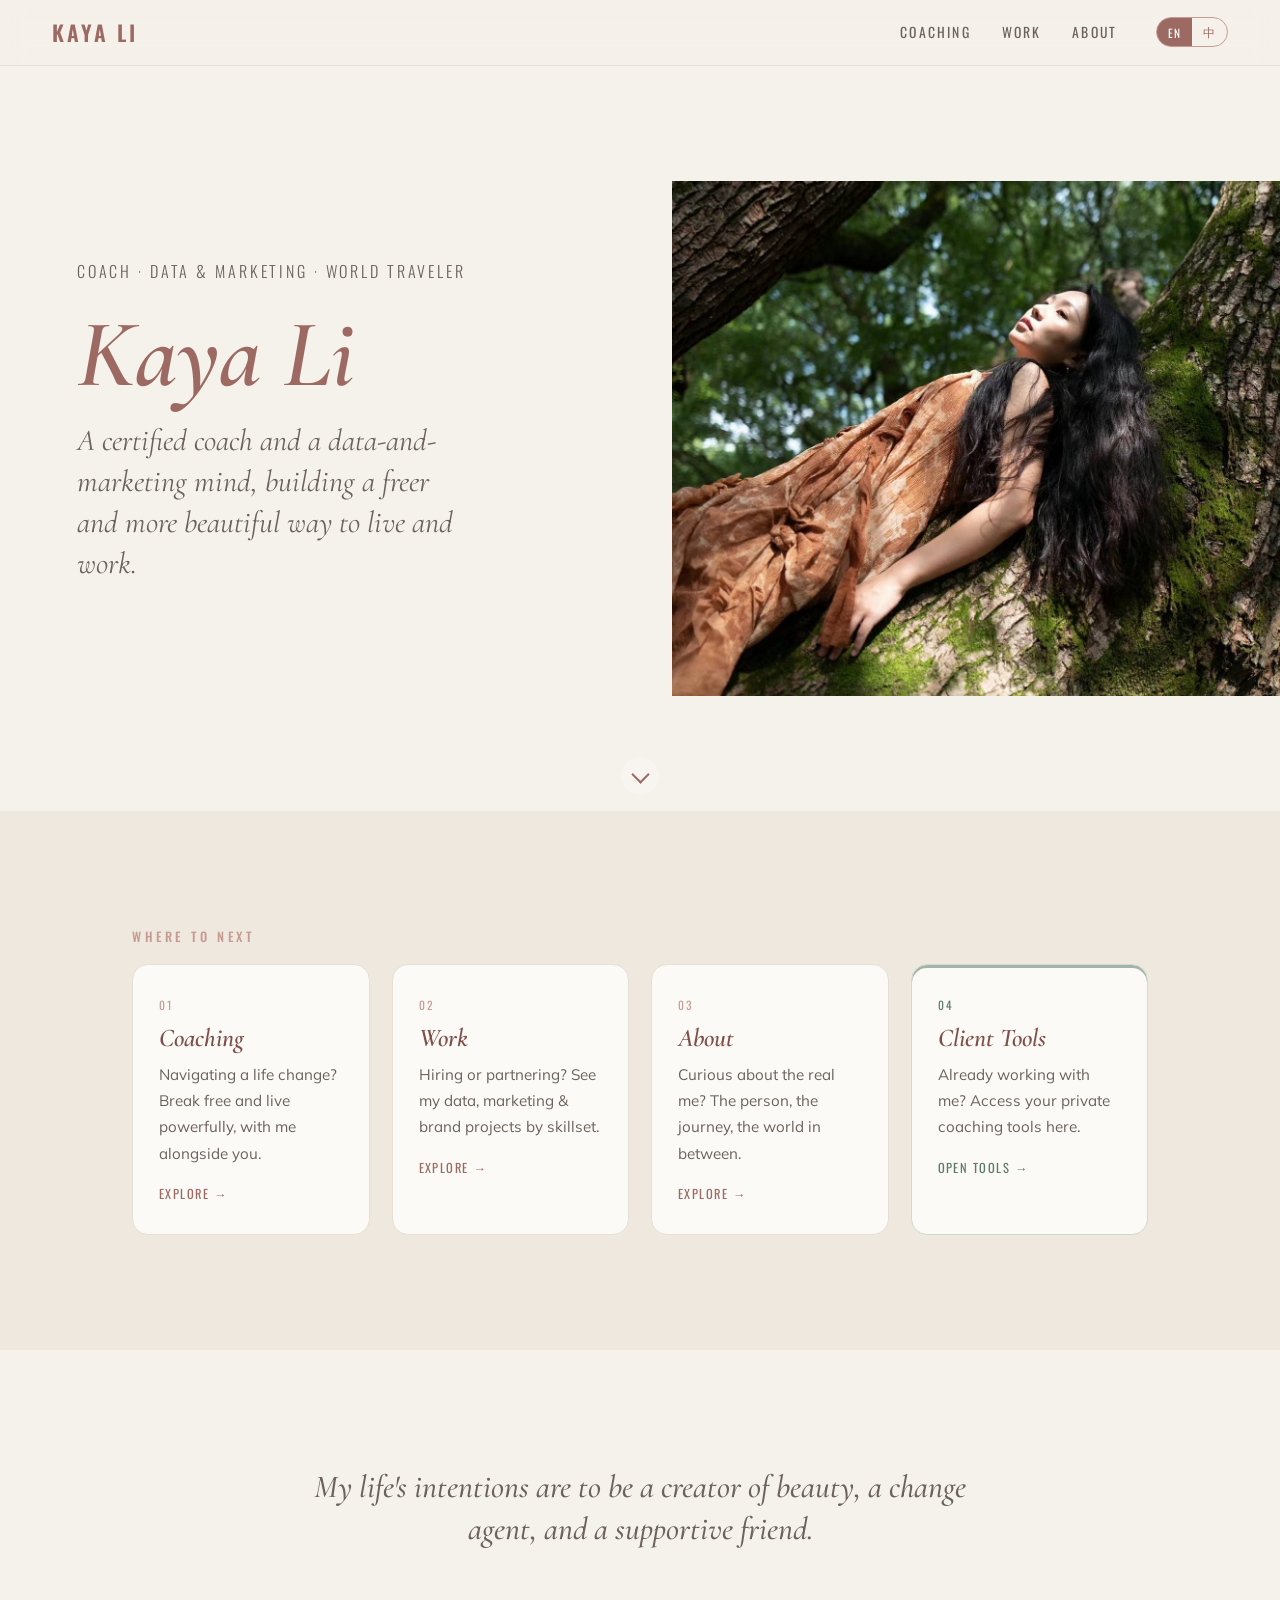
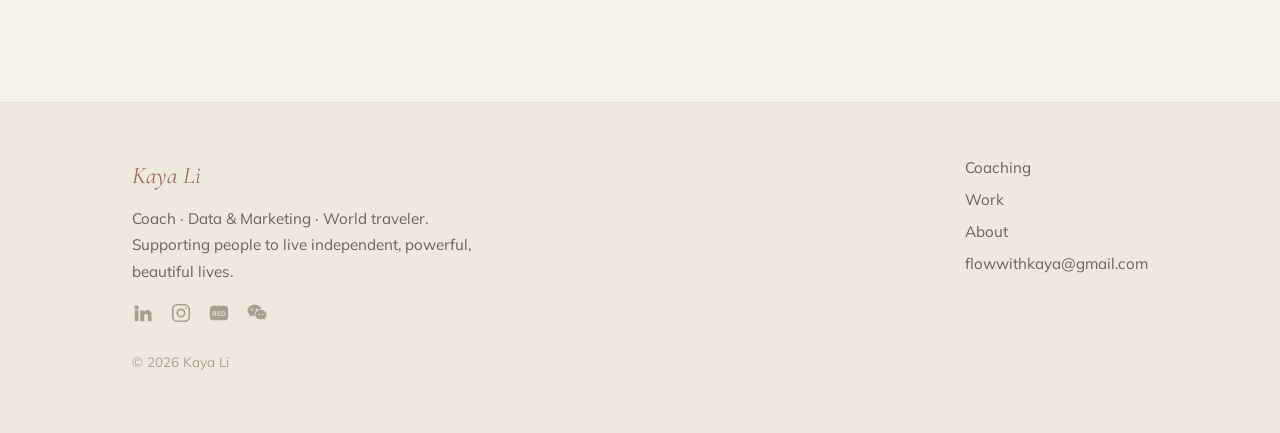
<file: index.html>
<!DOCTYPE html>
<html lang="en" class="lang-en">
<head>
<meta charset="UTF-8" />
<meta name="viewport" content="width=device-width, initial-scale=1.0" />
<title>Kaya Li · Coach, Data &amp; Marketing, Traveler</title>
<meta name="description" content="Kaya Li, certified life coach and a data-and-marketing mind. Coaching, analytics, and brand work in service of a freer, more beautiful life." />
<link rel="icon" href="data:image/svg+xml,%3Csvg xmlns='http://www.w3.org/2000/svg' viewBox='0 0 64 64'%3E%3Crect width='64' height='64' rx='14' fill='%239C6A62'/%3E%3Ctext x='50%25' y='54%25' font-family='Georgia,serif' font-size='38' fill='%23FBF8F3' text-anchor='middle' dominant-baseline='middle'%3EK%3C/text%3E%3C/svg%3E" />
<link rel="preconnect" href="https://fonts.googleapis.com" />
<link rel="preconnect" href="https://fonts.gstatic.com" crossorigin />
<link href="https://fonts.googleapis.com/css2?family=Cormorant+Garamond:ital,wght@0,500;0,600;1,500;1,600&family=Mulish:wght@400;500;600;700&family=Noto+Serif+SC:wght@400;500;600;700&family=Oswald:wght@300;400;500;600&display=swap" rel="stylesheet" />
<link rel="stylesheet" href="/styles.css?v=20260820-pricing-1" />
</head>
<body>
<a class="skip-link" href="#main">Skip to content</a>

<!-- ===== Header ===== -->
<header class="site-header">
  <a class="brand" href="/"><span data-lang="en">Kaya Li</span><span data-lang="zh">李翘楚</span></a>
  <nav class="nav-main" aria-label="Primary">
    <div class="links">
      <a class="nlink" href="/coaching/"><span data-lang="en">Coaching</span><span data-lang="zh">教练对话</span></a>
      <a class="nlink" href="/work/"><span data-lang="en">Work</span><span data-lang="zh">作品集</span></a>
      <a class="nlink" href="/about/"><span data-lang="en">About</span><span data-lang="zh">关于我</span></a>
    </div>
    <div class="lang-toggle" role="group" aria-label="Language / 语言">
      <button data-set="en" type="button">EN</button>
      <button data-set="zh" type="button">中</button>
    </div>
    <button class="menu-btn" aria-label="Menu" aria-expanded="false"><span></span><span></span><span></span></button>
  </nav>
</header>
<nav class="mobile-panel" aria-label="Mobile">
  <a href="/coaching/"><span data-lang="en">Coaching</span><span data-lang="zh">教练对话</span></a>
  <a href="/work/"><span data-lang="en">Work</span><span data-lang="zh">作品集</span></a>
  <a href="/about/"><span data-lang="en">About</span><span data-lang="zh">关于我</span></a>
</nav>

<main id="main">
  <h1 class="visually-hidden">Kaya Li · Coach, Data &amp; Marketing, World Traveler</h1>

  <!-- ===== Hero ===== -->
  <section class="hero">
    <div class="hero-text">
      <p class="hero-tag reveal">
        <span data-lang="en">Coach · Data &amp; Marketing · World Traveler</span>
        <span data-lang="zh">教练 · 数据与营销 · 世界旅人</span>
      </p>
      <div class="hero-name reveal"><span data-lang="en">Kaya Li</span><span data-lang="zh">李翘楚</span></div>
      <p class="hero-line reveal">
        <span data-lang="en">A certified coach and a data-and-marketing mind, building a freer and more beautiful way to live and work.</span>
        <span data-lang="zh">一名认证教练，也是数据与营销人。想活出、也帮别人活出更自由、更美的样子。</span>
      </p>
    </div>
    <div class="hero-img" style="background-image:url('assets/hero.jpg')" role="img" aria-label="Kaya Li"></div>
    <a class="scroll-hint" href="#more" aria-label="Scroll for more"></a>
  </section>

  <!-- ===== Entries ===== -->
  <section class="section-alt" id="more">
    <div class="wrap">
      <p class="eyebrow reveal" data-lang="en">Where to next</p>
      <p class="eyebrow reveal" data-lang="zh">你想先看哪一块</p>
      <div class="entries entries--four" style="margin-top:8px;">
        <a class="entry reveal" href="/coaching/">
          <div class="en-no">01</div>
          <h3><span data-lang="en">Coaching</span><span data-lang="zh">教练</span></h3>
          <p><span data-lang="en">Navigating a life change? Break free and live powerfully, with me alongside you.</span><span data-lang="zh">正在经历人生转变？打破期待，活出力量，我会陪着你。</span></p>
          <div class="go"><span data-lang="en">Explore →</span><span data-lang="zh">了解 →</span></div>
        </a>
        <a class="entry reveal" href="/work/">
          <div class="en-no">02</div>
          <h3><span data-lang="en">Work</span><span data-lang="zh">工作</span></h3>
          <p><span data-lang="en">Hiring or partnering? See my data, marketing &amp; brand projects by skillset.</span><span data-lang="zh">想招聘或合作？按技能查看我的数据、营销与品牌项目。</span></p>
          <div class="go"><span data-lang="en">Explore →</span><span data-lang="zh">了解 →</span></div>
        </a>
        <a class="entry reveal" href="/about/">
          <div class="en-no">03</div>
          <h3><span data-lang="en">About</span><span data-lang="zh">关于我</span></h3>
          <p><span data-lang="en">Curious about the real me? The person, the journey, the world in between.</span><span data-lang="zh">好奇真实的我？那个人，那段旅程，和沿途的世界。</span></p>
          <div class="go"><span data-lang="en">Explore →</span><span data-lang="zh">了解 →</span></div>
        </a>
        <a class="entry entry--client reveal" href="/coaching/#client-tools">
          <div class="en-no">04</div>
          <h3><span data-lang="en">Client Tools</span><span data-lang="zh">客户工具</span></h3>
          <p><span data-lang="en">Already working with me? Access your private coaching tools here.</span><span data-lang="zh">已经在和我合作？从这里进入你的专属教练工具。</span></p>
          <div class="go"><span data-lang="en">Open tools →</span><span data-lang="zh">进入工具 →</span></div>
        </a>
      </div>
    </div>
  </section>

  <!-- ===== Intentions ===== -->
  <section>
    <div class="wrap" style="text-align:center;max-width:820px;">
      <p class="lead reveal" data-lang="en">My life's intentions are to be a creator of beauty, a change agent, and a supportive friend.</p>
      <p class="lead reveal" data-lang="zh">我此生的心愿，是成为一个美的创造者、一个改变的推动者，和一个温柔的同行者。</p>
    </div>
  </section>
</main>

<!-- ===== Footer ===== -->
<footer class="site-footer">
  <div class="wrap">
    <div style="max-width:360px;">
      <div class="foot-brand"><span data-lang="en">Kaya Li</span><span data-lang="zh">李翘楚</span></div>
      <p style="margin-top:10px;font-size:.95rem;">
        <span data-lang="en">Coach · Data &amp; Marketing · World traveler. Supporting people to live independent, powerful, beautiful lives.</span>
        <span data-lang="zh">教练 · 数据与营销 · 世界旅人。陪伴人们活出独立、有力量、美的人生。</span>
      </p>
      <div class="socials">
        <a href="https://www.linkedin.com/in/kaya-qiaochuli/" target="_blank" rel="noopener" aria-label="LinkedIn"><svg viewBox="0 0 24 24" fill="currentColor"><path d="M4.98 3.5a2.5 2.5 0 1 1 0 5 2.5 2.5 0 0 1 0-5zM3 9h4v12H3zM9 9h3.8v1.7h.05c.53-.95 1.83-1.95 3.77-1.95 4.03 0 4.78 2.5 4.78 5.75V21h-4v-5.1c0-1.22-.02-2.8-1.9-2.8-1.9 0-2.2 1.35-2.2 2.7V21H9z"/></svg></a>
        <a href="https://www.instagram.com/qiao_colate" target="_blank" rel="noopener" aria-label="Instagram"><svg viewBox="0 0 24 24" fill="none" stroke="currentColor" stroke-width="1.8"><rect x="3" y="3" width="18" height="18" rx="5"/><circle cx="12" cy="12" r="4"/><circle cx="17.4" cy="6.6" r="1.1" fill="currentColor" stroke="none"/></svg></a>
        <a href="https://www.xiaohongshu.com/user/profile/5caaccce0000000011000d0a" target="_blank" rel="noopener" aria-label="小红书 RED"><svg viewBox="0 0 24 24" fill="currentColor"><rect x="2" y="4" width="20" height="16" rx="4"/><text x="12" y="15.4" font-family="Mulish,Arial,sans-serif" font-size="7" font-weight="700" fill="#EFE8DE" text-anchor="middle">RED</text></svg></a>
        <button type="button" data-wechat aria-label="WeChat 微信"><svg viewBox="0 0 24 24" fill="currentColor"><path d="M9 3C4.9 3 1.6 5.8 1.6 9.2c0 1.9 1.1 3.6 2.7 4.8L3.6 16l2.4-1.2c.9.3 1.9.4 3 .4h.5a5.6 5.6 0 0 1-.2-1.5c0-3.3 3.2-5.9 7-5.9h.6C16.2 4.9 12.9 3 9 3zm-2.5 4.2a1 1 0 1 1 0 2 1 1 0 0 1 0-2zm5 0a1 1 0 1 1 0 2 1 1 0 0 1 0-2z"/><path d="M22.4 13.8c0-2.8-2.8-5.1-6.2-5.1s-6.2 2.3-6.2 5.1 2.8 5.1 6.2 5.1c.8 0 1.6-.1 2.3-.3l2 1-.5-1.7c1.4-.9 2.4-2.4 2.4-4.1zm-8-1a.8.8 0 1 1 0 1.6.8.8 0 0 1 0-1.6zm3.8 0a.8.8 0 1 1 0 1.6.8.8 0 0 1 0-1.6z"/></svg></button>
      </div>
      <div class="copyright">© <span id="yr">2026</span> <span data-lang="en">Kaya Li</span><span data-lang="zh">李翘楚</span></div>
    </div>
    <div class="foot-links">
      <a href="/coaching/"><span data-lang="en">Coaching</span><span data-lang="zh">教练对话</span></a>
      <a href="/work/"><span data-lang="en">Work</span><span data-lang="zh">作品集</span></a>
      <a href="/about/"><span data-lang="en">About</span><span data-lang="zh">关于我</span></a>
      <a href="mailto:flowwithkaya@gmail.com">flowwithkaya@gmail.com</a>
    </div>
  </div>
</footer>

<!-- WeChat popover -->
<div class="wechat-pop" role="dialog" aria-modal="true" aria-label="WeChat">
  <div class="wechat-card">
    <img src="/assets/wechat-qr.jpg" alt="WeChat QR code" onerror="this.style.display='none';this.nextElementSibling.style.display='flex';" />
    <div class="qr-fallback" style="display:none;"><span data-lang="en">Add your QR as assets/wechat-qr.jpg</span><span data-lang="zh">把二维码存为 assets/wechat-qr.jpg</span></div>
    <p><span data-lang="en">Scan to follow my WeChat public account.</span><span data-lang="zh">扫码关注我的微信公众号。</span></p>
    <button class="btn ghost close" type="button"><span data-lang="en">Close</span><span data-lang="zh">关闭</span></button>
  </div>
</div>

<script src="/site.js"></script>
</body>
</html>
</file>
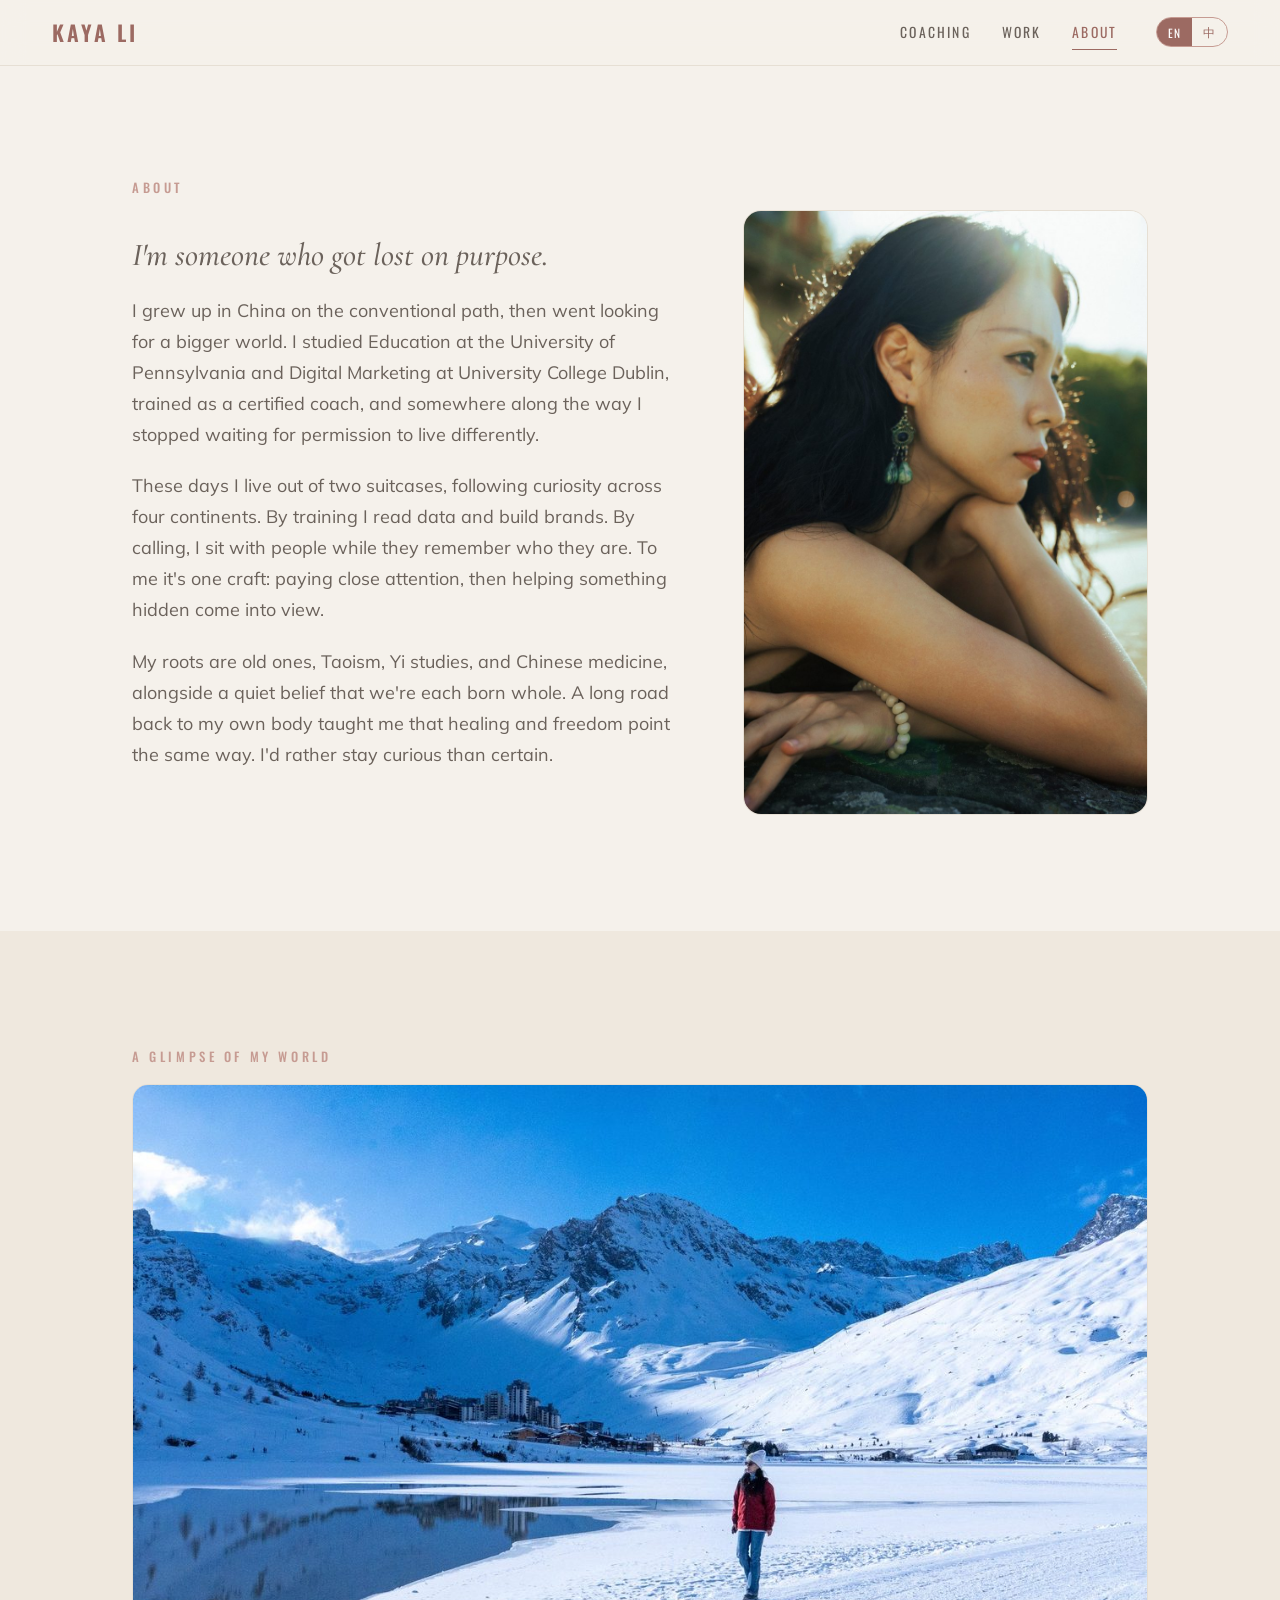
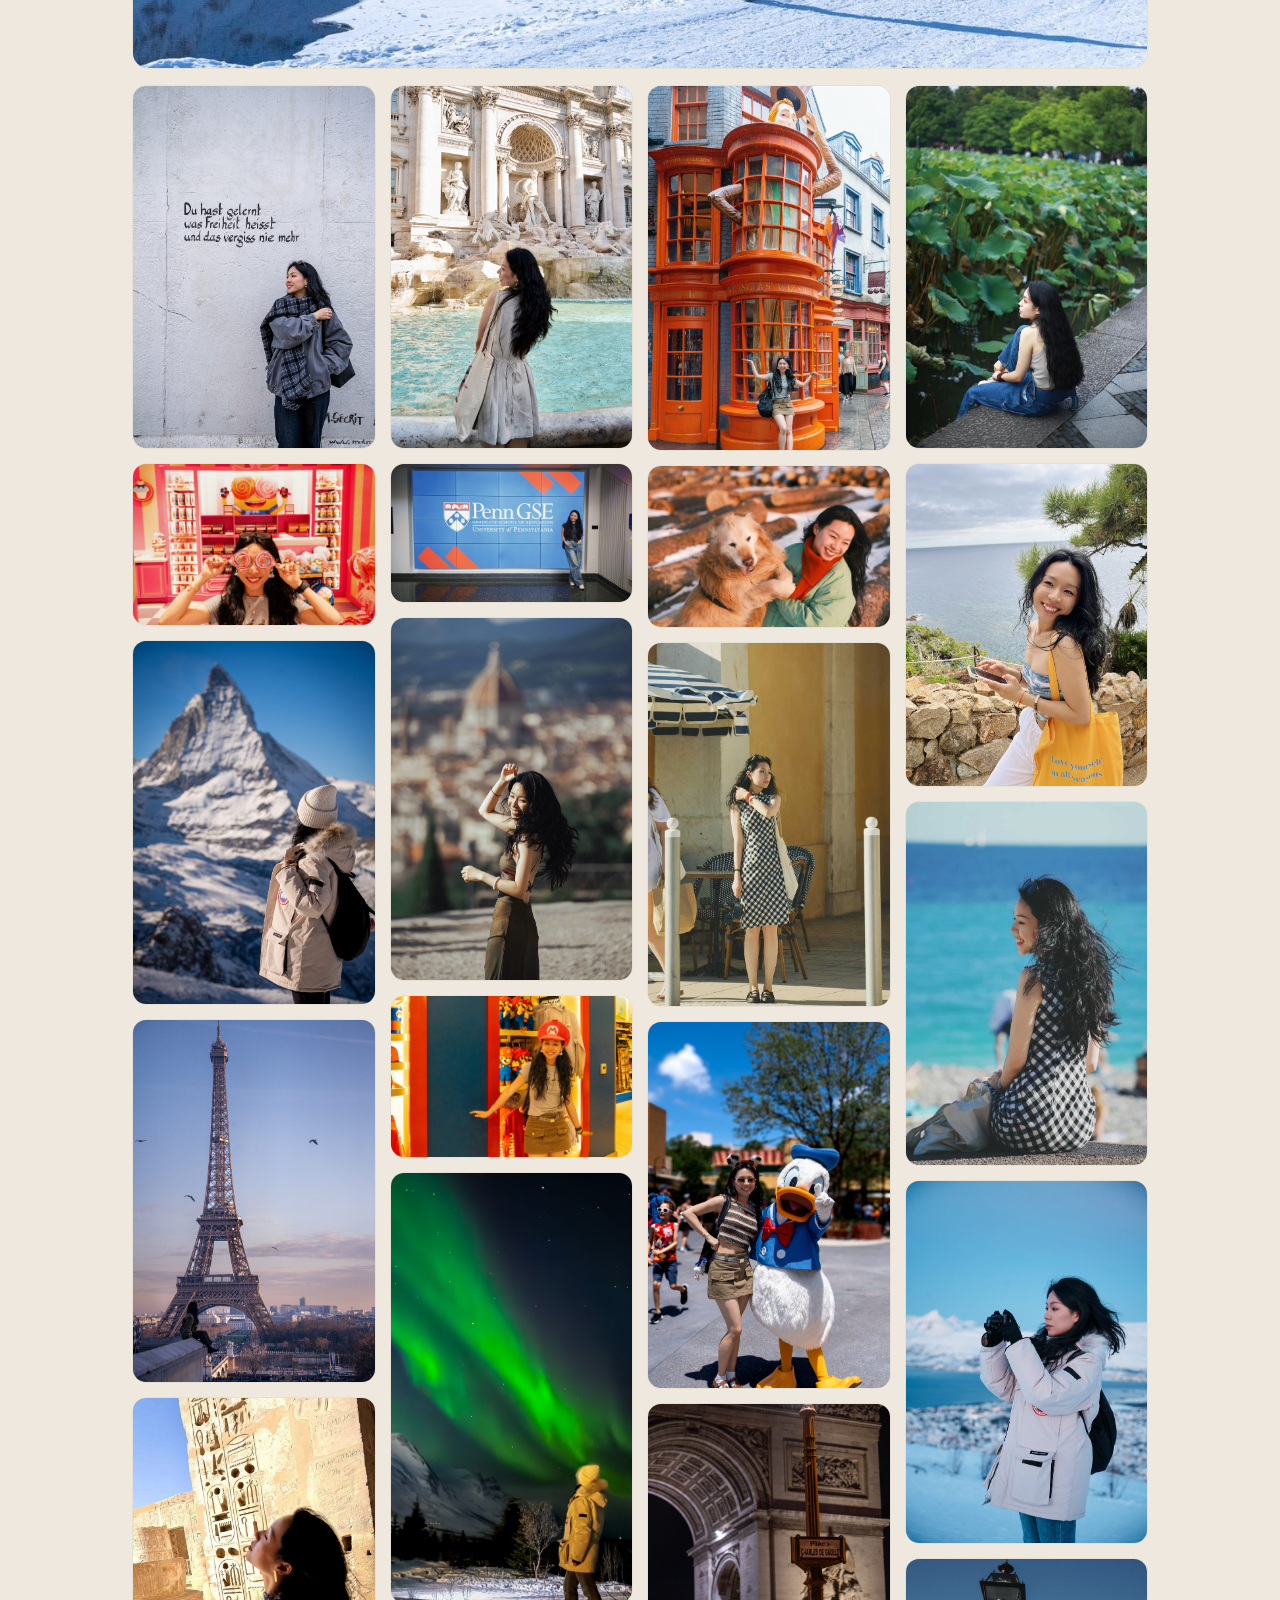
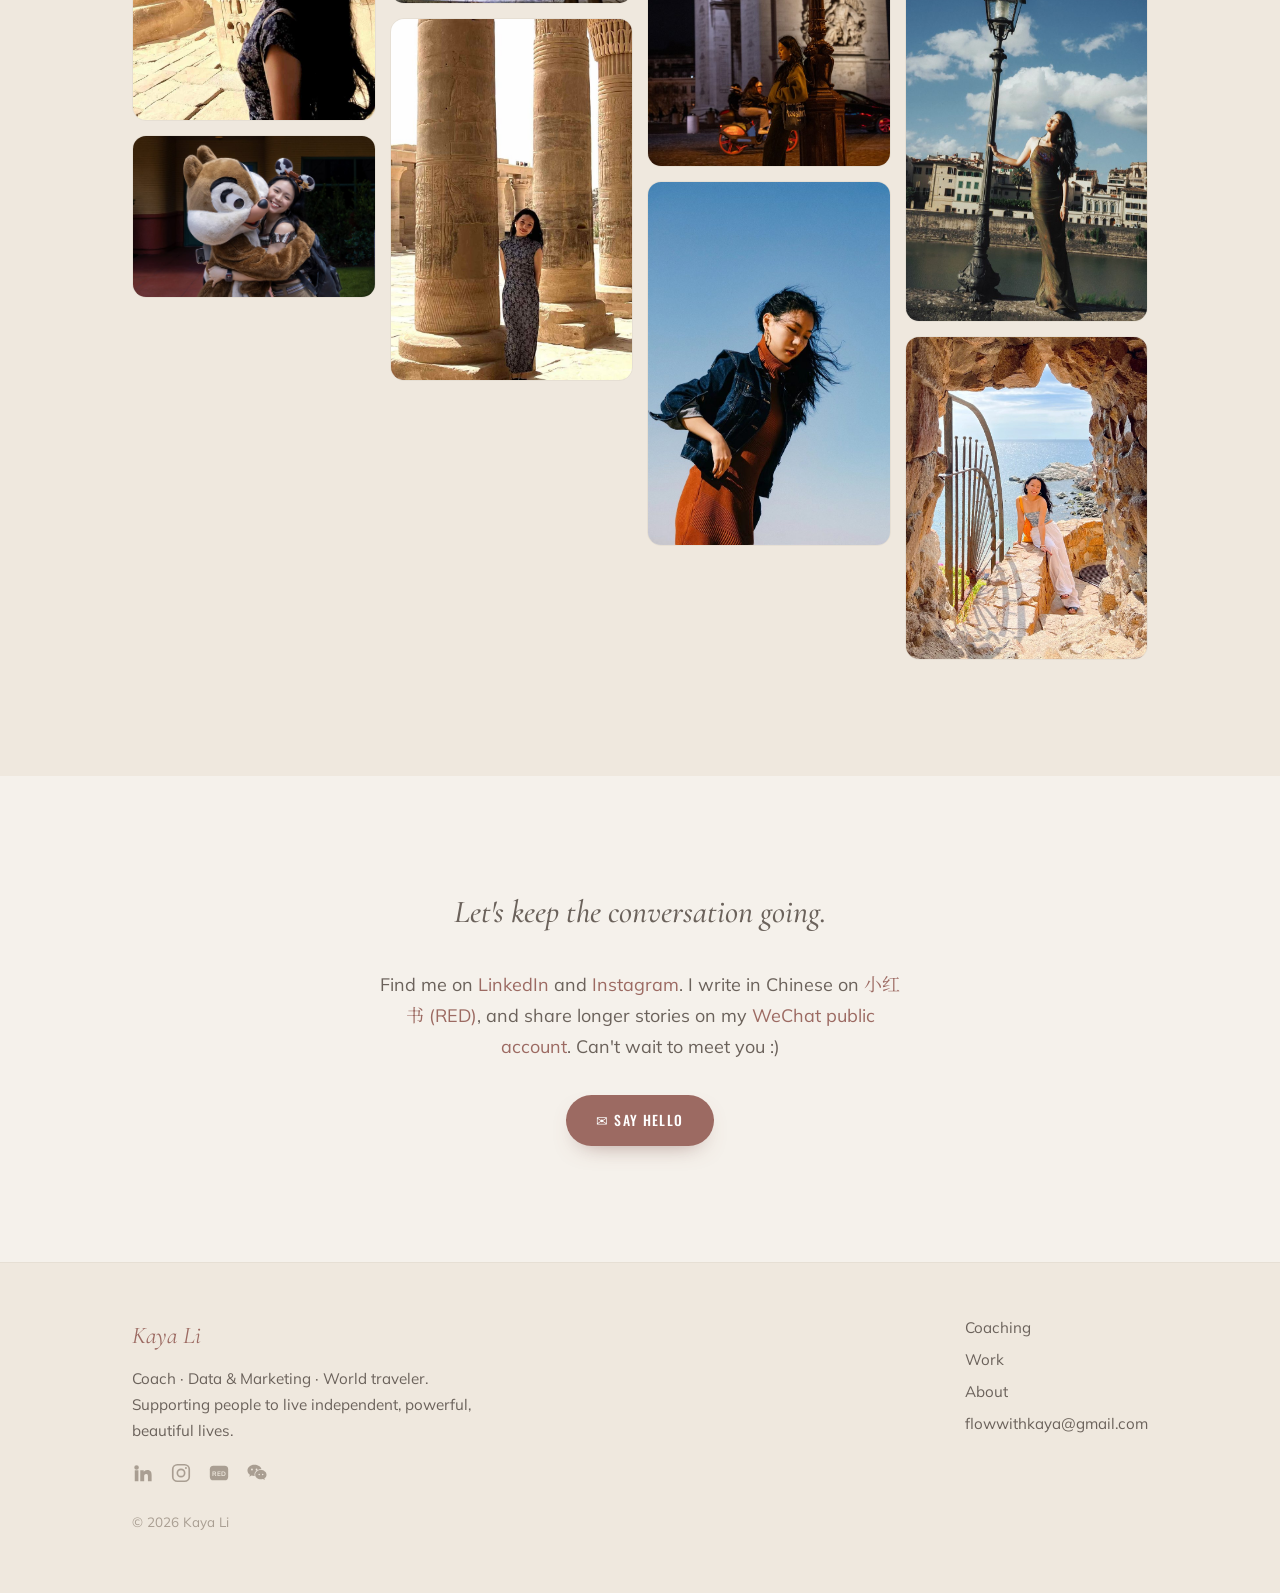
<file: about/index.html>
<!DOCTYPE html>
<html lang="en" class="lang-en">
<head>
<meta charset="UTF-8" />
<meta name="viewport" content="width=device-width, initial-scale=1.0" />
<title>About · Kaya Li</title>
<meta name="description" content="About Kaya Li, a Chinese woman who left the conventional path to live and coach freely across the world." />
<link rel="icon" href="data:image/svg+xml,%3Csvg xmlns='http://www.w3.org/2000/svg' viewBox='0 0 64 64'%3E%3Crect width='64' height='64' rx='14' fill='%239C6A62'/%3E%3Ctext x='50%25' y='54%25' font-family='Georgia,serif' font-size='38' fill='%23FBF8F3' text-anchor='middle' dominant-baseline='middle'%3EK%3C/text%3E%3C/svg%3E" />
<link rel="preconnect" href="https://fonts.googleapis.com" />
<link rel="preconnect" href="https://fonts.gstatic.com" crossorigin />
<link href="https://fonts.googleapis.com/css2?family=Cormorant+Garamond:ital,wght@0,500;0,600;1,500;1,600&family=Mulish:wght@400;500;600;700&family=Noto+Serif+SC:wght@400;500;600;700&family=Oswald:wght@300;400;500;600&display=swap" rel="stylesheet" />
<link rel="stylesheet" href="/styles.css" />
</head>
<body>
<a class="skip-link" href="#main">Skip to content</a>

<header class="site-header">
  <a class="brand" href="/"><span data-lang="en">Kaya Li</span><span data-lang="zh">李翘楚</span></a>
  <nav class="nav-main" aria-label="Primary">
    <div class="links">
      <a class="nlink" href="/coaching/"><span data-lang="en">Coaching</span><span data-lang="zh">教练对话</span></a>
      <a class="nlink" href="/work/"><span data-lang="en">Work</span><span data-lang="zh">作品集</span></a>
      <a class="nlink active" href="/about/"><span data-lang="en">About</span><span data-lang="zh">关于我</span></a>
    </div>
    <div class="lang-toggle" role="group" aria-label="Language / 语言">
      <button data-set="en" type="button">EN</button>
      <button data-set="zh" type="button">中</button>
    </div>
    <button class="menu-btn" aria-label="Menu" aria-expanded="false"><span></span><span></span><span></span></button>
  </nav>
</header>
<nav class="mobile-panel" aria-label="Mobile">
  <a href="/coaching/"><span data-lang="en">Coaching</span><span data-lang="zh">教练对话</span></a>
  <a href="/work/"><span data-lang="en">Work</span><span data-lang="zh">作品集</span></a>
  <a href="/about/"><span data-lang="en">About</span><span data-lang="zh">关于我</span></a>
</nav>

<main id="main">
  <!-- Narrative hero -->
  <section>
    <div class="wrap">
      <h1 class="eyebrow reveal" style="margin-bottom:14px;"><span data-lang="en">About</span><span data-lang="zh">关于我</span></h1>
      <div class="split narrow-img">
        <div>
          <p class="lead reveal" style="margin-bottom:20px;">
            <span data-lang="en">I'm someone who got lost on purpose.</span>
            <span data-lang="zh">我是一个，故意让自己迷路的人。</span>
          </p>
          <div data-lang="en">
            <p class="reveal">I grew up in China on the conventional path, then went looking for a bigger world. I studied Education at the University of Pennsylvania and Digital Marketing at University College Dublin, trained as a certified coach, and somewhere along the way I stopped waiting for permission to live differently.</p>
            <p class="reveal">These days I live out of two suitcases, following curiosity across four continents. By training I read data and build brands. By calling, I sit with people while they remember who they are. To me it's one craft: paying close attention, then helping something hidden come into view.</p>
            <p class="reveal">My roots are old ones, Taoism, Yi studies, and Chinese medicine, alongside a quiet belief that we're each born whole. A long road back to my own body taught me that healing and freedom point the same way. I'd rather stay curious than certain.</p>
          </div>
          <div data-lang="zh">
            <p class="reveal">我在中国长大，一路走在常规的路上，直到有一天，开始去找一个更大的世界。我在宾夕法尼亚大学读教育，在都柏林大学学院读数字营销，也考取了教练认证。走着走着，我不再等谁来允许我，去过不一样的人生。</p>
            <p class="reveal">如今我靠两只行李箱生活，跟着好奇心走过四大洲。论专业，我读数据、做品牌；论使命，我陪着人们，看他们一点点想起自己是谁。对我来说，这是同一门手艺：先认真地看见，再帮那些藏着的东西浮现出来。</p>
            <p class="reveal">我的根是很老的东西：道家、易学、中医，还有一个安静的信念：我们每个人生来，就是完整的。一段漫长的、回到自己身体的路，让我明白疗愈与自由其实朝着同一个方向。比起确定，我更愿意保持好奇。</p>
          </div>
        </div>
        <img class="reveal" src="/assets/about-portrait.jpg" alt="Kaya Li" loading="lazy" />
      </div>
    </div>
  </section>

  <!-- Gallery -->
  <section class="section-alt">
    <div class="wrap">
      <p class="eyebrow reveal"><span data-lang="en">A glimpse of my world</span><span data-lang="zh">我的世界，一瞥</span></p>
      <div class="gallery-feature reveal"><a href="/assets/g24.jpg" target="_blank" rel="noopener"><img src="/assets/g24.jpg" alt="A quiet mountain lake" loading="lazy" /></a></div>
      <div class="gallery reveal">
        <a href="/assets/g1.jpg" target="_blank" rel="noopener"><img src="/assets/g1.jpg" alt="Freedom wall, Germany" loading="lazy" /></a>
        <a href="/assets/g9.jpg" target="_blank" rel="noopener"><img src="/assets/g9.jpg" alt="Candy shop fun" loading="lazy" /></a>
        <a href="/assets/g5.jpg" target="_blank" rel="noopener"><img src="/assets/g5.jpg" alt="Matterhorn" loading="lazy" /></a>
        <a href="/assets/g13.jpg" target="_blank" rel="noopener"><img src="/assets/g13.jpg" alt="Paris at dusk" loading="lazy" /></a>
        <a href="/assets/g26.jpg" target="_blank" rel="noopener"><img src="/assets/g26.jpg" alt="Karnak, Egypt" loading="lazy" /></a>
        <a href="/assets/g10.jpg" target="_blank" rel="noopener"><img src="/assets/g10.jpg" alt="At the theme park" loading="lazy" /></a>
        <a href="/assets/g3.jpg" target="_blank" rel="noopener"><img src="/assets/g3.jpg" alt="Rome, Trevi Fountain" loading="lazy" /></a>
        <a href="/assets/g16.jpg" target="_blank" rel="noopener"><img src="/assets/g16.jpg" alt="University of Pennsylvania" loading="lazy" /></a>
        <a href="/assets/g8.jpg" target="_blank" rel="noopener"><img src="/assets/g8.jpg" alt="Florence, golden hour" loading="lazy" /></a>
        <a href="/assets/g12.jpg" target="_blank" rel="noopener"><img src="/assets/g12.jpg" alt="Theme park, exploring" loading="lazy" /></a>
        <a href="/assets/g2.jpg" target="_blank" rel="noopener"><img src="/assets/g2.jpg" alt="Northern lights" loading="lazy" /></a>
        <a href="/assets/g27.jpg" target="_blank" rel="noopener"><img src="/assets/g27.jpg" alt="Among ancient columns, Egypt" loading="lazy" /></a>
        <a href="/assets/g11.jpg" target="_blank" rel="noopener"><img src="/assets/g11.jpg" alt="A colourful street" loading="lazy" /></a>
        <a href="/assets/g4.jpg" target="_blank" rel="noopener"><img src="/assets/g4.jpg" alt="With my dog" loading="lazy" /></a>
        <a href="/assets/g28.jpg" target="_blank" rel="noopener"><img src="/assets/g28.jpg" alt="A European cafe" loading="lazy" /></a>
        <a href="/assets/g14.jpg" target="_blank" rel="noopener"><img src="/assets/g14.jpg" alt="Summer day out" loading="lazy" /></a>
        <a href="/assets/g15.jpg" target="_blank" rel="noopener"><img src="/assets/g15.jpg" alt="Paris, Arc de Triomphe" loading="lazy" /></a>
        <a href="/assets/g23.jpg" target="_blank" rel="noopener"><img src="/assets/g23.jpg" alt="Wind and colour" loading="lazy" /></a>
        <a href="/assets/g19.jpg" target="_blank" rel="noopener"><img src="/assets/g19.jpg" alt="Lotus pond" loading="lazy" /></a>
        <a href="/assets/g20.jpg" target="_blank" rel="noopener"><img src="/assets/g20.jpg" alt="By the sea" loading="lazy" /></a>
        <a href="/assets/g29.jpg" target="_blank" rel="noopener"><img src="/assets/g29.jpg" alt="By the turquoise sea" loading="lazy" /></a>
        <a href="/assets/g17.jpg" target="_blank" rel="noopener"><img src="/assets/g17.jpg" alt="Framing the view" loading="lazy" /></a>
        <a href="/assets/g22.jpg" target="_blank" rel="noopener"><img src="/assets/g22.jpg" alt="Florence" loading="lazy" /></a>
        <a href="/assets/g21.jpg" target="_blank" rel="noopener"><img src="/assets/g21.jpg" alt="A doorway to the sea" loading="lazy" /></a>
      </div>
    </div>
  </section>

  <!-- Closing -->
  <section style="text-align:center;">
    <div class="wrap" style="max-width:640px;">
      <p class="lead reveal"><span data-lang="en">Let's keep the conversation going.</span><span data-lang="zh">我们把话聊下去吧。</span></p>
      <p class="reveal">
        <span data-lang="en">Find me on <a href="https://www.linkedin.com/in/kaya-qiaochuli/" target="_blank" rel="noopener">LinkedIn</a> and <a href="https://www.instagram.com/qiao_colate" target="_blank" rel="noopener">Instagram</a>. I write in Chinese on <a href="https://www.xiaohongshu.com/user/profile/5caaccce0000000011000d0a" target="_blank" rel="noopener">小红书 (RED)</a>, and share longer stories on my <a href="#" data-wechat>WeChat public account</a>. Can't wait to meet you :)</span>
        <span data-lang="zh">在 <a href="https://www.linkedin.com/in/kaya-qiaochuli/" target="_blank" rel="noopener">领英</a> 和 <a href="https://www.instagram.com/qiao_colate" target="_blank" rel="noopener">Instagram</a> 都能找到我。我在 <a href="https://www.xiaohongshu.com/user/profile/5caaccce0000000011000d0a" target="_blank" rel="noopener">小红书</a> 用中文写短一点的东西，也在 <a href="#" data-wechat>微信公众号</a> 上写更长的故事。期待与你相遇。</span>
      </p>
      <div class="cta-row reveal" style="justify-content:center;">
        <a class="btn" href="mailto:flowwithkaya@gmail.com"><span data-lang="en">✉ Say hello</span><span data-lang="zh">✉ 打个招呼</span></a>
      </div>
    </div>
  </section>
</main>

<footer class="site-footer">
  <div class="wrap">
    <div style="max-width:360px;">
      <div class="foot-brand"><span data-lang="en">Kaya Li</span><span data-lang="zh">李翘楚</span></div>
      <p style="margin-top:10px;font-size:.95rem;">
        <span data-lang="en">Coach · Data &amp; Marketing · World traveler. Supporting people to live independent, powerful, beautiful lives.</span>
        <span data-lang="zh">教练 · 数据与营销 · 世界旅人。陪伴人们活出独立、有力量、美的人生。</span>
      </p>
      <div class="socials">
        <a href="https://www.linkedin.com/in/kaya-qiaochuli/" target="_blank" rel="noopener" aria-label="LinkedIn"><svg viewBox="0 0 24 24" fill="currentColor"><path d="M4.98 3.5a2.5 2.5 0 1 1 0 5 2.5 2.5 0 0 1 0-5zM3 9h4v12H3zM9 9h3.8v1.7h.05c.53-.95 1.83-1.95 3.77-1.95 4.03 0 4.78 2.5 4.78 5.75V21h-4v-5.1c0-1.22-.02-2.8-1.9-2.8-1.9 0-2.2 1.35-2.2 2.7V21H9z"/></svg></a>
        <a href="https://www.instagram.com/qiao_colate" target="_blank" rel="noopener" aria-label="Instagram"><svg viewBox="0 0 24 24" fill="none" stroke="currentColor" stroke-width="1.8"><rect x="3" y="3" width="18" height="18" rx="5"/><circle cx="12" cy="12" r="4"/><circle cx="17.4" cy="6.6" r="1.1" fill="currentColor" stroke="none"/></svg></a>
        <a href="https://www.xiaohongshu.com/user/profile/5caaccce0000000011000d0a" target="_blank" rel="noopener" aria-label="小红书 RED"><svg viewBox="0 0 24 24" fill="currentColor"><rect x="2" y="4" width="20" height="16" rx="4"/><text x="12" y="15.4" font-family="Mulish,Arial,sans-serif" font-size="7" font-weight="700" fill="#EFE8DE" text-anchor="middle">RED</text></svg></a>
        <button type="button" data-wechat aria-label="WeChat 微信"><svg viewBox="0 0 24 24" fill="currentColor"><path d="M9 3C4.9 3 1.6 5.8 1.6 9.2c0 1.9 1.1 3.6 2.7 4.8L3.6 16l2.4-1.2c.9.3 1.9.4 3 .4h.5a5.6 5.6 0 0 1-.2-1.5c0-3.3 3.2-5.9 7-5.9h.6C16.2 4.9 12.9 3 9 3zm-2.5 4.2a1 1 0 1 1 0 2 1 1 0 0 1 0-2zm5 0a1 1 0 1 1 0 2 1 1 0 0 1 0-2z"/><path d="M22.4 13.8c0-2.8-2.8-5.1-6.2-5.1s-6.2 2.3-6.2 5.1 2.8 5.1 6.2 5.1c.8 0 1.6-.1 2.3-.3l2 1-.5-1.7c1.4-.9 2.4-2.4 2.4-4.1zm-8-1a.8.8 0 1 1 0 1.6.8.8 0 0 1 0-1.6zm3.8 0a.8.8 0 1 1 0 1.6.8.8 0 0 1 0-1.6z"/></svg></button>
      </div>
      <div class="copyright">© <span id="yr">2026</span> <span data-lang="en">Kaya Li</span><span data-lang="zh">李翘楚</span></div>
    </div>
    <div class="foot-links">
      <a href="/coaching/"><span data-lang="en">Coaching</span><span data-lang="zh">教练对话</span></a>
      <a href="/work/"><span data-lang="en">Work</span><span data-lang="zh">作品集</span></a>
      <a href="/about/"><span data-lang="en">About</span><span data-lang="zh">关于我</span></a>
      <a href="mailto:flowwithkaya@gmail.com">flowwithkaya@gmail.com</a>
    </div>
  </div>
</footer>

<div class="wechat-pop" role="dialog" aria-modal="true" aria-label="WeChat">
  <div class="wechat-card">
    <img src="/assets/wechat-qr.jpg" alt="WeChat QR code" onerror="this.style.display='none';this.nextElementSibling.style.display='flex';" />
    <div class="qr-fallback" style="display:none;"><span data-lang="en">Add your QR as assets/wechat-qr.jpg</span><span data-lang="zh">把二维码存为 assets/wechat-qr.jpg</span></div>
    <p><span data-lang="en">Scan to follow my WeChat public account.</span><span data-lang="zh">扫码关注我的微信公众号。</span></p>
    <button class="btn ghost close" type="button"><span data-lang="en">Close</span><span data-lang="zh">关闭</span></button>
  </div>
</div>

<script src="/site.js"></script>
</body>
</html>
</file>
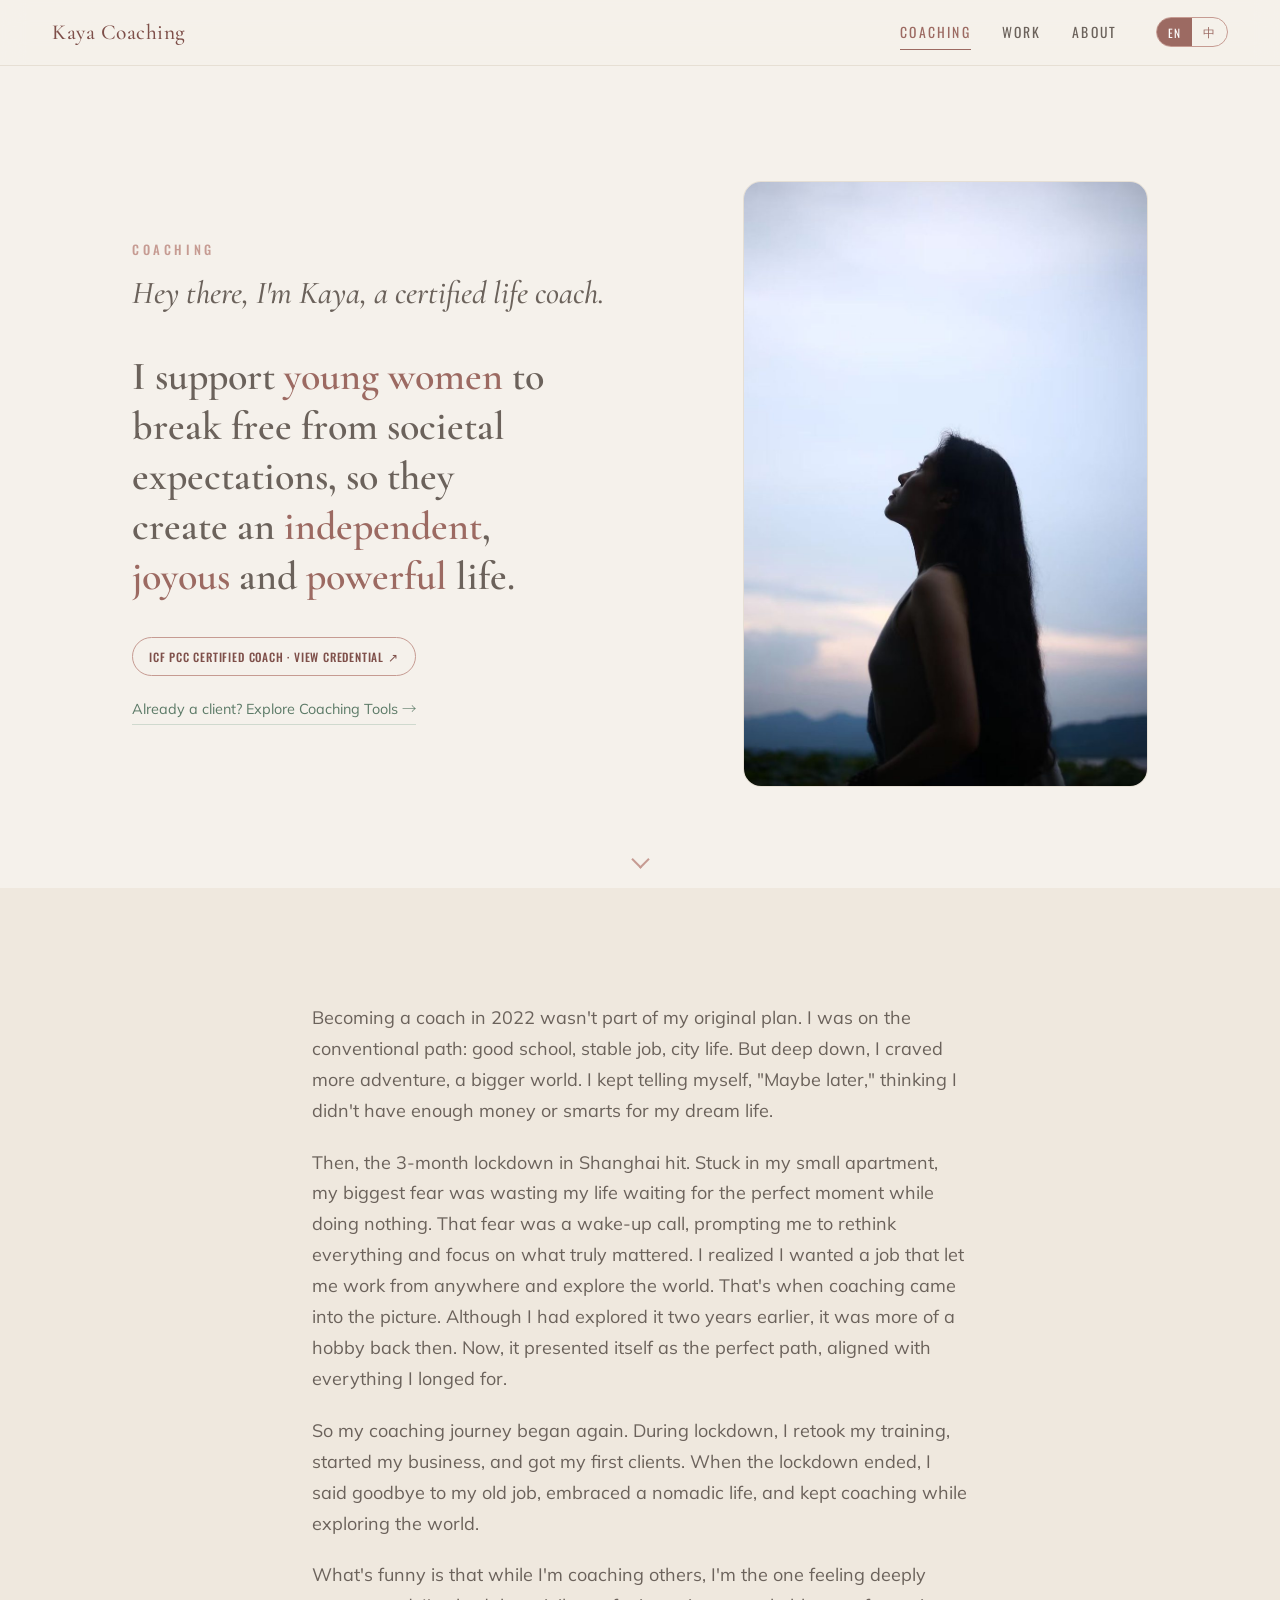
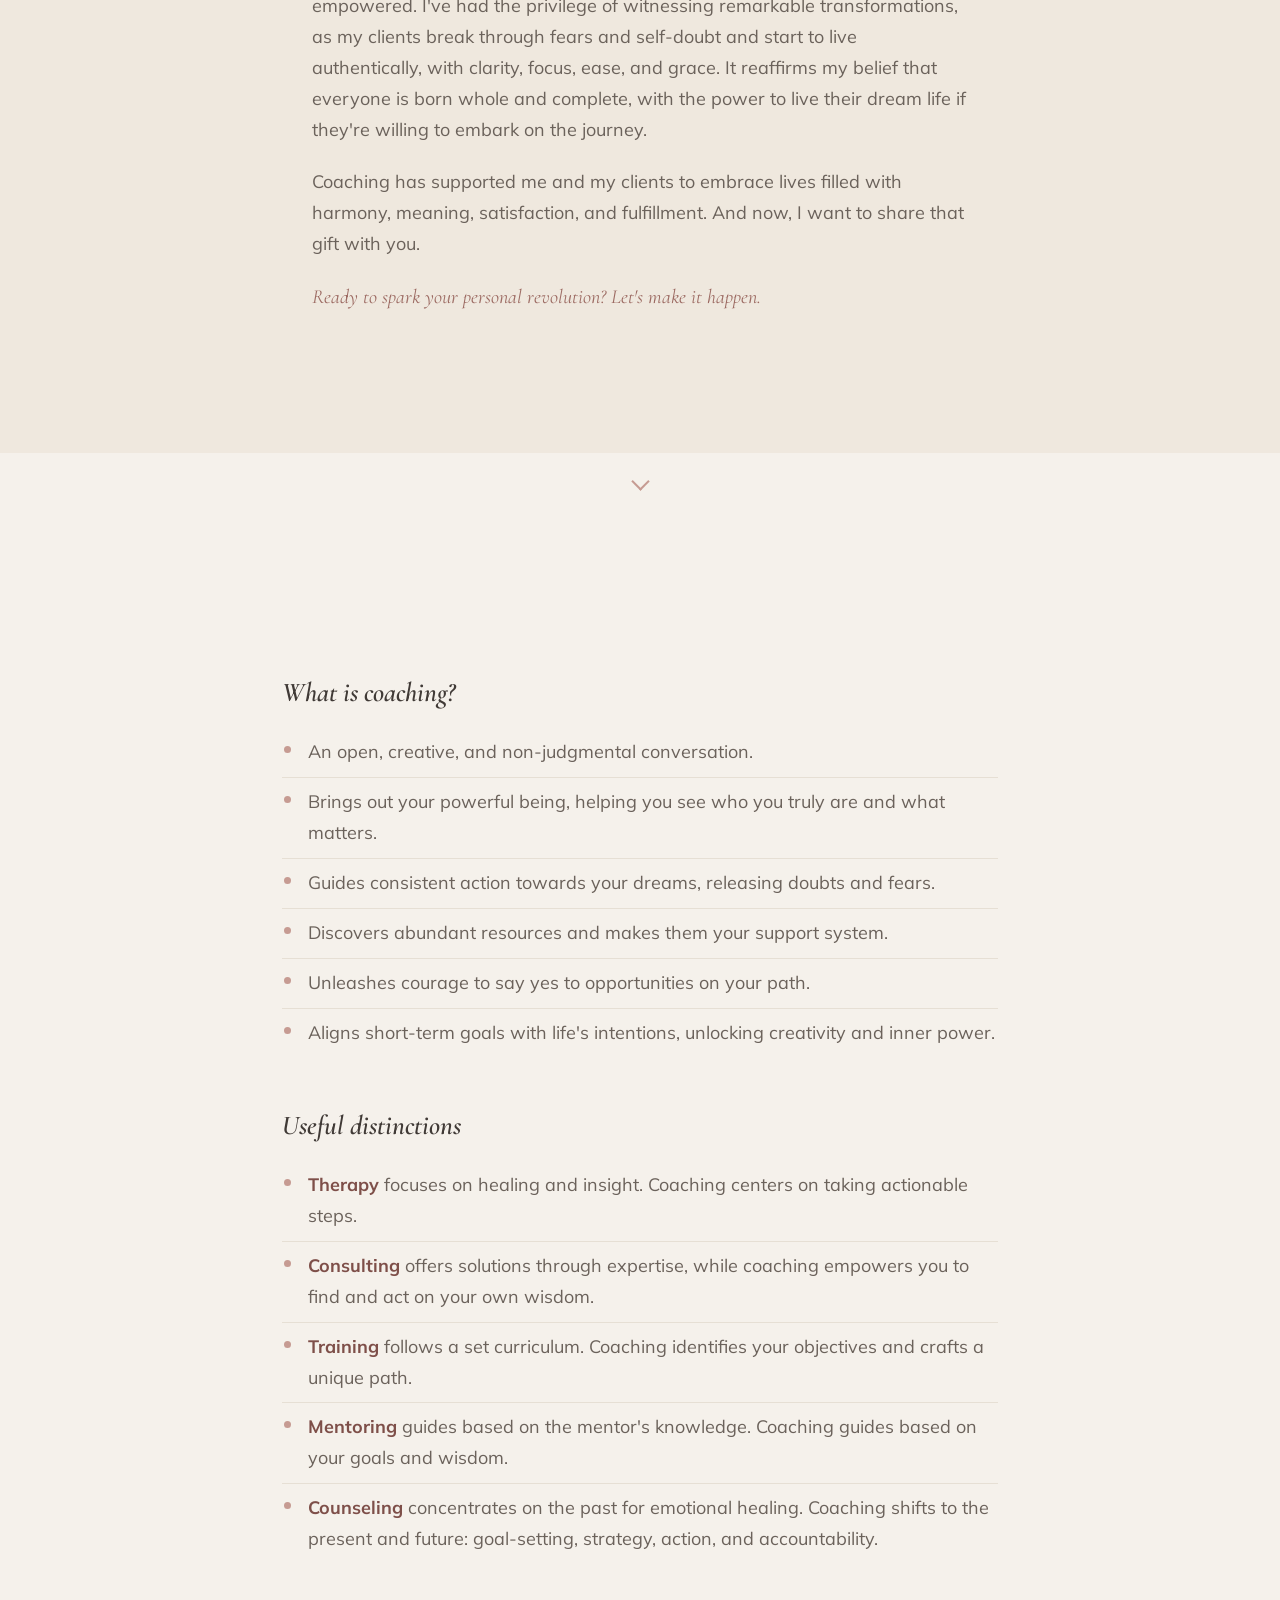
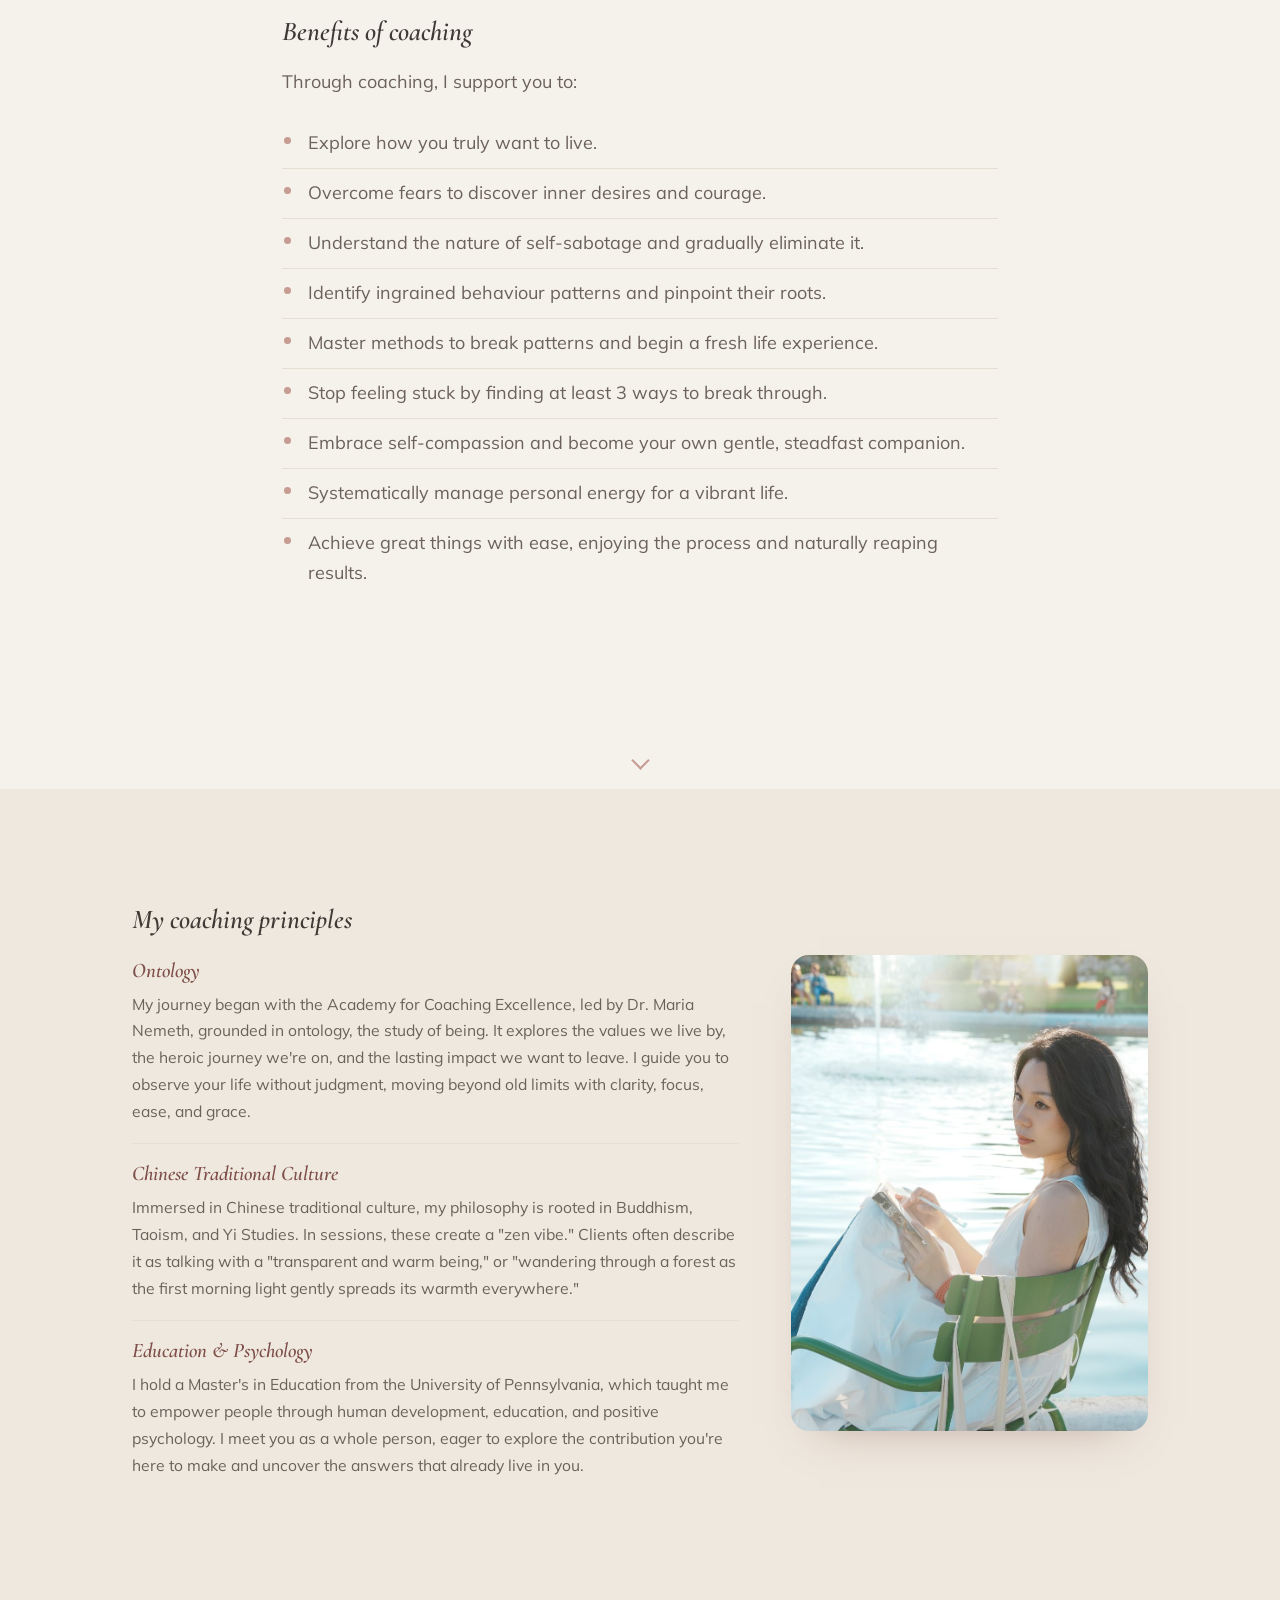
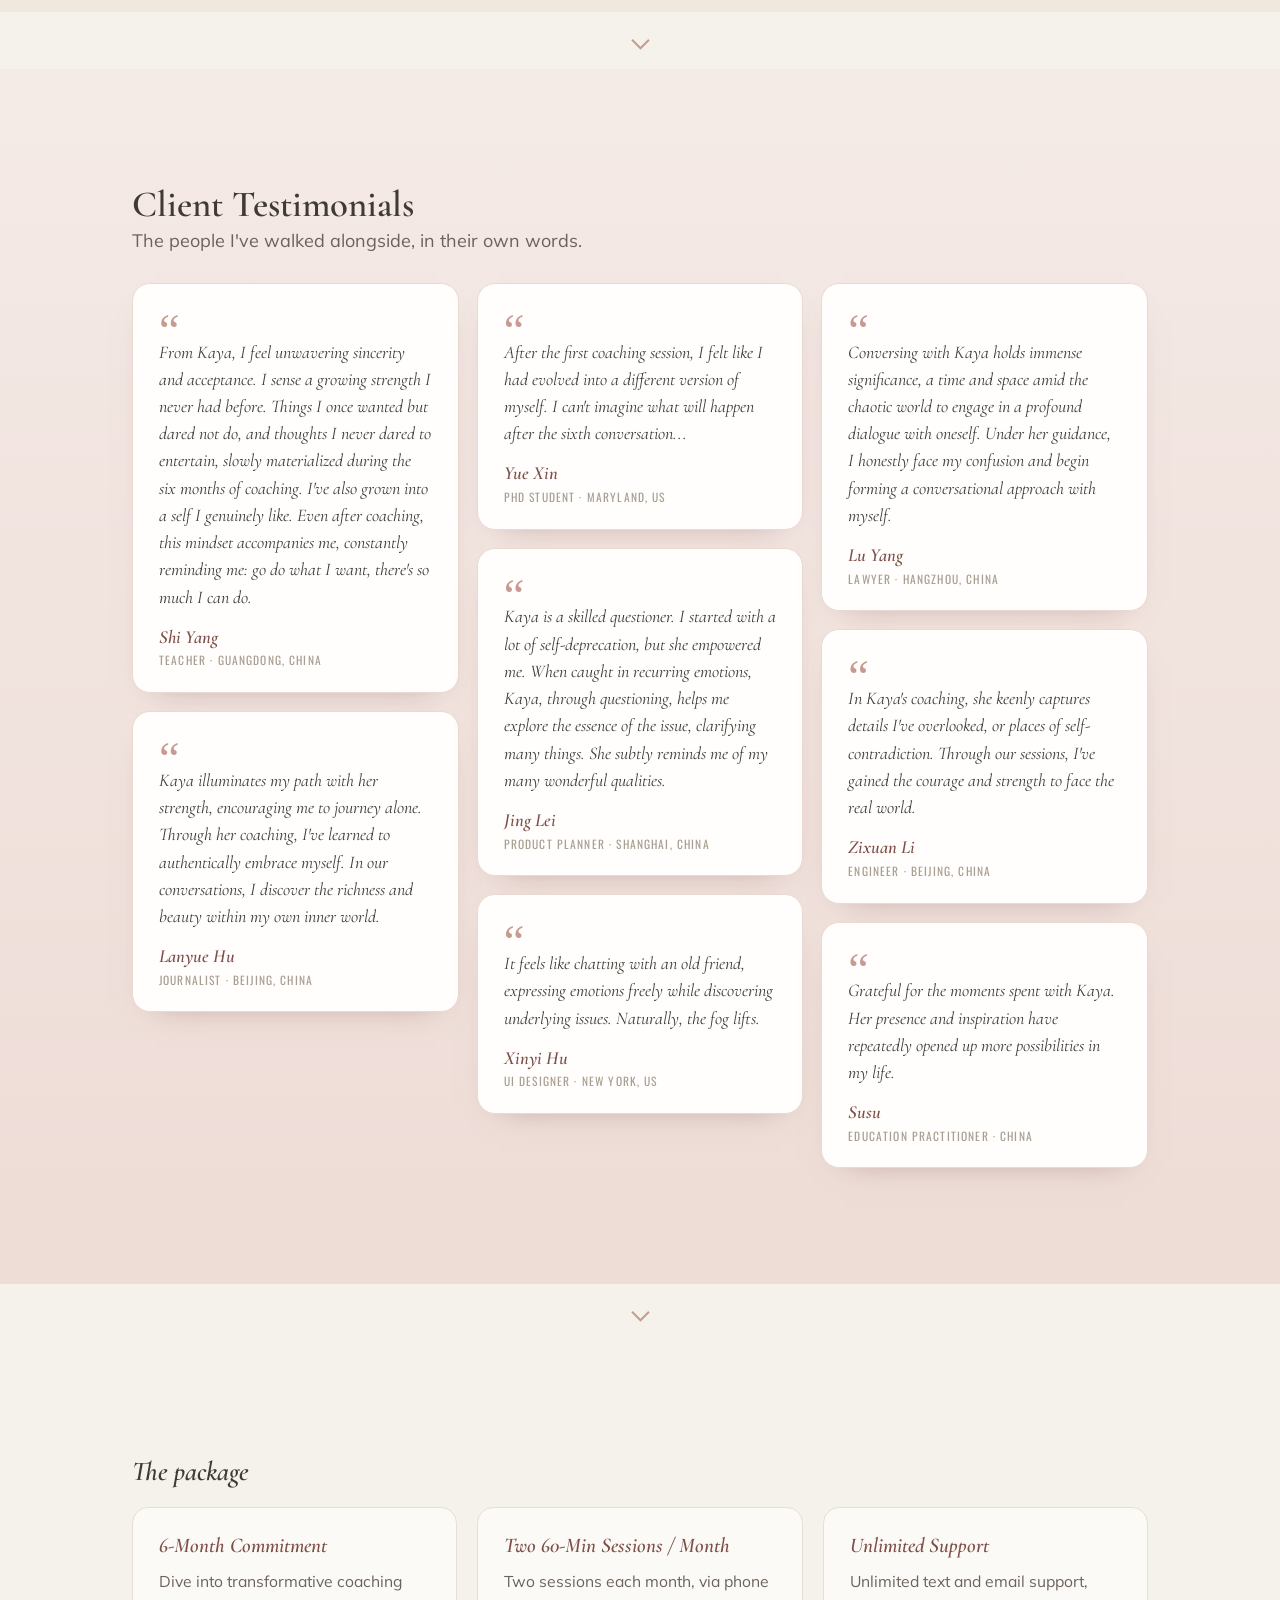
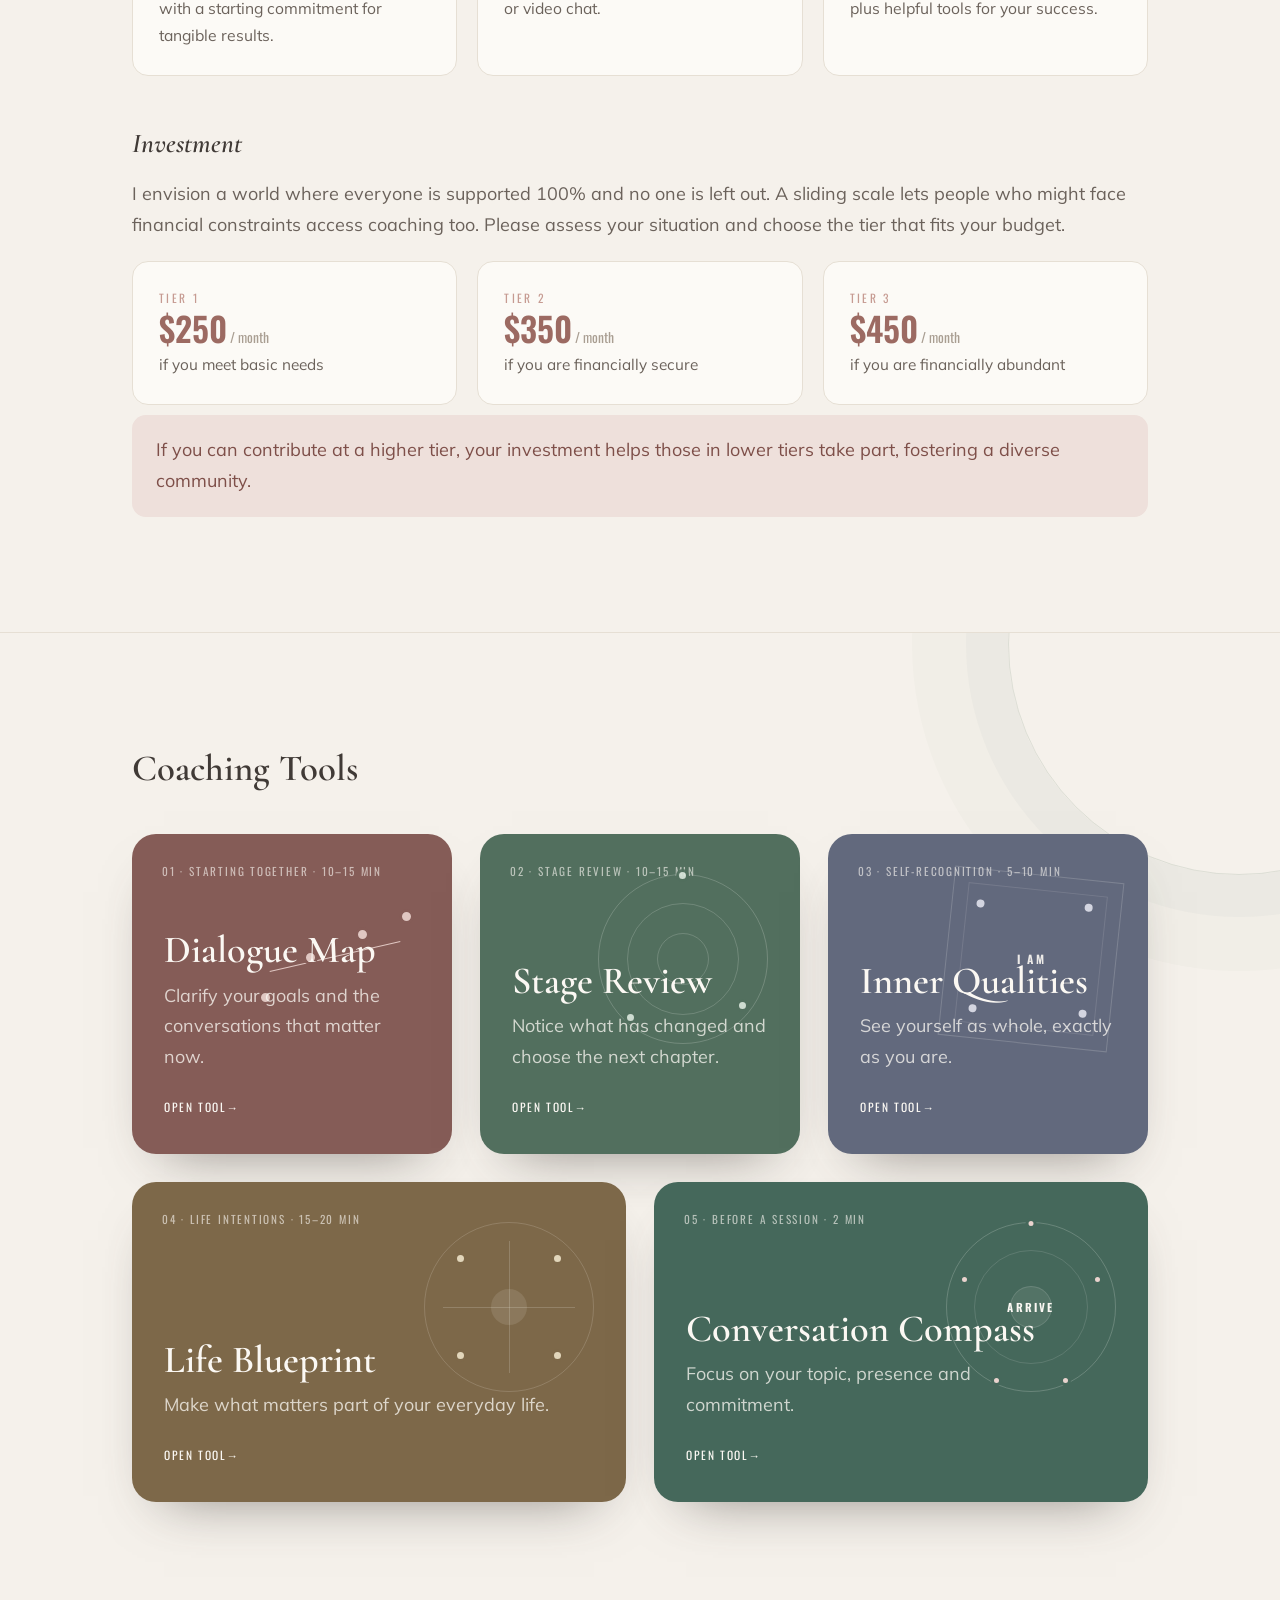
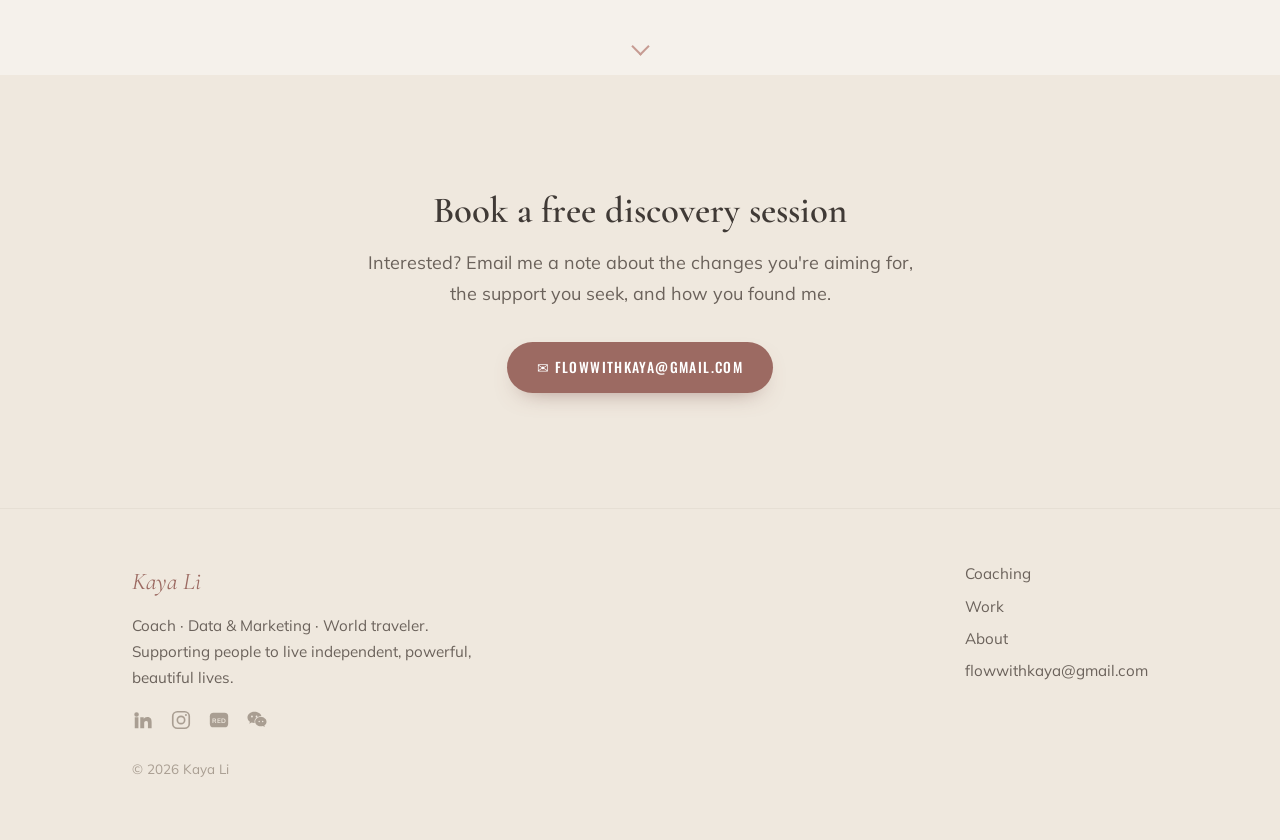
<file: coaching/index.html>
<!DOCTYPE html>
<html lang="en" class="lang-en">
<head>
<meta charset="UTF-8" />
<meta name="viewport" content="width=device-width, initial-scale=1.0" />
<title>Coaching · Kaya Li</title>
<meta name="description" content="Kaya Li, certified life coach. Supporting young women to break free from societal expectations and create an independent, joyous, and powerful life." />
<link rel="icon" href="data:image/svg+xml,%3Csvg xmlns='http://www.w3.org/2000/svg' viewBox='0 0 64 64'%3E%3Crect width='64' height='64' rx='14' fill='%239C6A62'/%3E%3Ctext x='50%25' y='54%25' font-family='Georgia,serif' font-size='38' fill='%23FBF8F3' text-anchor='middle' dominant-baseline='middle'%3EK%3C/text%3E%3C/svg%3E" />
<link rel="preconnect" href="https://fonts.googleapis.com" />
<link rel="preconnect" href="https://fonts.gstatic.com" crossorigin />
<link href="https://fonts.googleapis.com/css2?family=Cormorant+Garamond:ital,wght@0,500;0,600;1,500;1,600&family=Mulish:wght@400;500;600;700&family=Noto+Serif+SC:wght@400;500;600;700&family=Oswald:wght@300;400;500;600&display=swap" rel="stylesheet" />
<link rel="stylesheet" href="/styles.css?v=20260820-pricing-1" />
</head>
<body>
<a class="skip-link" href="#main">Skip to content</a>

<header class="site-header">
  <a class="brand coaching-brand" href="/coaching/" aria-label="Kaya Coaching">Kaya Coaching</a>
  <nav class="nav-main" aria-label="Primary">
    <div class="links">
      <a class="nlink active" href="/coaching/"><span data-lang="en">Coaching</span><span data-lang="zh">教练对话</span></a>
      <a class="nlink" href="/work/"><span data-lang="en">Work</span><span data-lang="zh">作品集</span></a>
      <a class="nlink" href="/about/"><span data-lang="en">About</span><span data-lang="zh">关于我</span></a>
    </div>
    <div class="lang-toggle" role="group" aria-label="Language / 语言">
      <button data-set="en" type="button">EN</button>
      <button data-set="zh" type="button">中</button>
    </div>
    <button class="menu-btn" aria-label="Menu" aria-expanded="false"><span></span><span></span><span></span></button>
  </nav>
</header>
<nav class="mobile-panel" aria-label="Mobile">
  <a href="/coaching/"><span data-lang="en">Coaching</span><span data-lang="zh">教练对话</span></a>
  <a href="/work/"><span data-lang="en">Work</span><span data-lang="zh">作品集</span></a>
  <a href="/about/"><span data-lang="en">About</span><span data-lang="zh">关于我</span></a>
</nav>

<main id="main">
  <!-- Hero split -->
  <section style="padding-bottom:clamp(28px,4vw,44px);">
    <div class="wrap">
      <div class="split narrow-img">
        <div>
          <h1 class="eyebrow reveal" style="margin-bottom:14px;"><span data-lang="en">Coaching</span><span data-lang="zh">教练</span></h1>
          <p class="lead reveal"><span data-lang="en">Hey there, I'm Kaya, a certified life coach.</span><span data-lang="zh">你好，我是 Kaya，一名认证生命教练。</span></p>
          <p class="statement reveal">
            <span data-lang="en">I support <span class="hl">young women</span> to break free from societal expectations, so they create an <span class="hl">independent</span>, <span class="hl">joyous</span> and <span class="hl">powerful</span> life.</span>
            <span data-lang="zh">我支持<span class="hl">年轻女性</span>挣脱社会期待的束缚，活出<span class="hl">独立</span>、<span class="hl">喜悦</span>而<span class="hl">有力量</span>的人生。</span>
          </p>
          <p class="cred reveal"><a href="https://www.credly.com/badges/368f98e3-101c-4ef8-a239-e656303690a5/linked_in_profile" target="_blank" rel="noopener"><span data-lang="en">ICF PCC Certified Coach · view credential ↗</span><span data-lang="zh">ICF PCC 认证教练 · 查看证书 ↗</span></a></p>
          <p class="client-shortcut reveal">
            <a href="#client-tools">
              <span data-lang="en">Already a client? Explore Coaching Tools <span aria-hidden="true">→</span></span>
              <span data-lang="zh">已经在和我合作？进入教练工具 <span aria-hidden="true">→</span></span>
            </a>
          </p>
        </div>
        <img class="reveal" src="/assets/coaching.jpg" alt="Kaya Li" loading="lazy" />
      </div>
    </div>
  </section>

  <div class="scroll-cue reveal" aria-hidden="true"><span></span></div>

  <!-- Story -->
  <section class="section-alt">
    <div class="wrap" style="max-width:760px;">
      <div data-lang="en">
        <p class="reveal">Becoming a coach in 2022 wasn't part of my original plan. I was on the conventional path: good school, stable job, city life. But deep down, I craved more adventure, a bigger world. I kept telling myself, "Maybe later," thinking I didn't have enough money or smarts for my dream life.</p>
        <p class="reveal">Then, the 3-month lockdown in Shanghai hit. Stuck in my small apartment, my biggest fear was wasting my life waiting for the perfect moment while doing nothing. That fear was a wake-up call, prompting me to rethink everything and focus on what truly mattered. I realized I wanted a job that let me work from anywhere and explore the world. That's when coaching came into the picture. Although I had explored it two years earlier, it was more of a hobby back then. Now, it presented itself as the perfect path, aligned with everything I longed for.</p>
        <p class="reveal">So my coaching journey began again. During lockdown, I retook my training, started my business, and got my first clients. When the lockdown ended, I said goodbye to my old job, embraced a nomadic life, and kept coaching while exploring the world.</p>
        <p class="reveal">What's funny is that while I'm coaching others, I'm the one feeling deeply empowered. I've had the privilege of witnessing remarkable transformations, as my clients break through fears and self-doubt and start to live authentically, with clarity, focus, ease, and grace. It reaffirms my belief that everyone is born whole and complete, with the power to live their dream life if they're willing to embark on the journey.</p>
        <p class="reveal">Coaching has supported me and my clients to embrace lives filled with harmony, meaning, satisfaction, and fulfillment. And now, I want to share that gift with you.</p>
        <p class="reveal serif-italic" style="font-size:1.25rem;color:var(--rose);">Ready to spark your personal revolution? Let's make it happen.</p>
      </div>
      <div data-lang="zh">
        <p class="reveal">2022 年成为教练，本不在我的原计划里。我一直走在一条常规的路上：好学校、稳定工作、城市生活。但内心深处，我渴望更多冒险、更大的世界。我总跟自己说「以后吧」，觉得自己没有足够的钱、也没有足够的聪明，去过想要的生活。</p>
        <p class="reveal">然后，上海那场三个月的封控来了。困在小小的公寓里，我最大的恐惧是：就这样什么都不做地等一个「完美时机」，把人生白白浪费掉。那份恐惧像一记警钟，逼我重新想清楚，什么才是真正重要的。我意识到，我想要一份能让我在任何地方工作、去看世界的事业。教练就是在那时进入我的视野。其实两年前我就接触过它，但那时更像一个爱好。这一次，它成了那条与我所有向往都契合的路。</p>
        <p class="reveal">于是，我的教练之旅重新开始。封控期间，我重修了教练培训，开启了自己的事业，接到第一批客户。封控结束后，我告别旧工作，拥抱游牧般的生活，一边看世界，一边做教练。</p>
        <p class="reveal">有意思的是，在陪伴他人的同时，被深深赋能的其实是我自己。我有幸见证一次次动人的转变：客户们穿过恐惧与自我怀疑，开始真实地、清晰地、从容而优雅地生活。这一次次印证了我的信念：每个人生来就是完整的，只要愿意上路，就有力量活出自己梦想的人生。</p>
        <p class="reveal">教练陪伴我和我的客户，走向和谐、有意义、满足而丰盈的生活。现在，我也想把这份礼物分享给你。</p>
        <p class="reveal" style="font-size:1.2rem;color:var(--rose);">准备好点燃属于你的那场个人革命了吗？我们一起。</p>
      </div>
    </div>
  </section>

  <div class="scroll-cue reveal" aria-hidden="true"><span></span></div>

  <!-- What is coaching -->
  <section>
    <div class="wrap" style="max-width:820px;">
      <h2 class="subhead reveal"><span data-lang="en">What is coaching?</span><span data-lang="zh">教练是什么？</span></h2>
      <ul class="clean reveal" data-lang="en">
        <li>An open, creative, and non-judgmental conversation.</li>
        <li>Brings out your powerful being, helping you see who you truly are and what matters.</li>
        <li>Guides consistent action towards your dreams, releasing doubts and fears.</li>
        <li>Discovers abundant resources and makes them your support system.</li>
        <li>Unleashes courage to say yes to opportunities on your path.</li>
        <li>Aligns short-term goals with life's intentions, unlocking creativity and inner power.</li>
      </ul>
      <ul class="clean reveal" data-lang="zh">
        <li>一场开放、有创造力、不带评判的对话。</li>
        <li>唤出你内在有力量的存在，让你看见真正的自己，与真正在意的东西。</li>
        <li>引导你朝梦想持续行动，卸下怀疑与恐惧。</li>
        <li>发现你身上丰沛的资源，让它们成为你的支持系统。</li>
        <li>释放勇气，对路上的机会说「是」。</li>
        <li>让短期目标与人生意图对齐，解锁创造力与内在力量。</li>
      </ul>

      <h2 class="subhead reveal"><span data-lang="en">Useful distinctions</span><span data-lang="zh">几个有用的区分</span></h2>
      <ul class="clean reveal" data-lang="en">
        <li><b>Therapy</b> focuses on healing and insight. Coaching centers on taking actionable steps.</li>
        <li><b>Consulting</b> offers solutions through expertise, while coaching empowers you to find and act on your own wisdom.</li>
        <li><b>Training</b> follows a set curriculum. Coaching identifies your objectives and crafts a unique path.</li>
        <li><b>Mentoring</b> guides based on the mentor's knowledge. Coaching guides based on your goals and wisdom.</li>
        <li><b>Counseling</b> concentrates on the past for emotional healing. Coaching shifts to the present and future: goal-setting, strategy, action, and accountability.</li>
      </ul>
      <ul class="clean reveal" data-lang="zh">
        <li><b>心理治疗</b>侧重疗愈与获得洞察；教练聚焦于采取切实的行动。</li>
        <li><b>咨询顾问</b>用专业给出方案，而教练赋能你，去找到并依着自己的智慧行动。</li>
        <li><b>培训</b>遵循既定的课程；教练识别你的目标，为你量身打造独特的路径。</li>
        <li><b>导师</b>依据自身的知识给出指引；教练则依据你的目标与智慧来引导。</li>
        <li><b>心理咨询</b>关注过去、疗愈情绪；教练把焦点转向当下与未来：目标设定、策略、行动与承担。</li>
      </ul>

      <h2 class="subhead reveal"><span data-lang="en">Benefits of coaching</span><span data-lang="zh">教练能带来什么</span></h2>
      <p class="reveal"><span data-lang="en">Through coaching, I support you to:</span><span data-lang="zh">透过教练，我支持你：</span></p>
      <ul class="clean reveal" data-lang="en">
        <li>Explore how you truly want to live.</li>
        <li>Overcome fears to discover inner desires and courage.</li>
        <li>Understand the nature of self-sabotage and gradually eliminate it.</li>
        <li>Identify ingrained behaviour patterns and pinpoint their roots.</li>
        <li>Master methods to break patterns and begin a fresh life experience.</li>
        <li>Stop feeling stuck by finding at least 3 ways to break through.</li>
        <li>Embrace self-compassion and become your own gentle, steadfast companion.</li>
        <li>Systematically manage personal energy for a vibrant life.</li>
        <li>Achieve great things with ease, enjoying the process and naturally reaping results.</li>
      </ul>
      <ul class="clean reveal" data-lang="zh">
        <li>探索你真正想要怎样地活。</li>
        <li>穿越恐惧，发现内心的渴望与勇气。</li>
        <li>理解自我破坏的本质，并逐步化解它。</li>
        <li>认出根深蒂固的行为模式，看清它们的根源。</li>
        <li>掌握打破模式的方法，展开全新的人生体验。</li>
        <li>不再卡住：为每个困境至少找到 3 条突破的路。</li>
        <li>拥抱自我慈悲，成为自己温柔而坚定的陪伴。</li>
        <li>系统地管理个人能量，活得鲜活有生气。</li>
        <li>举重若轻地成事，享受过程，自然收获结果。</li>
      </ul>
    </div>
  </section>

  <div class="scroll-cue reveal" aria-hidden="true"><span></span></div>

  <!-- Principles (with a small decorative photo) -->
  <section class="section-alt">
    <div class="wrap">
      <h2 class="subhead reveal" style="margin-top:0;"><span data-lang="en">My coaching principles</span><span data-lang="zh">我的教练理念</span></h2>
      <div class="principles-split">
        <div class="principles-list reveal">
          <div class="pri">
            <h3><span data-lang="en">Ontology</span><span data-lang="zh">本体论</span></h3>
            <p><span data-lang="en">My journey began with the Academy for Coaching Excellence, led by Dr. Maria Nemeth, grounded in ontology, the study of being. It explores the values we live by, the heroic journey we're on, and the lasting impact we want to leave. I guide you to observe your life without judgment, moving beyond old limits with clarity, focus, ease, and grace.</span><span data-lang="zh">我的教练之路始于 Maria Nemeth 博士创办的 Academy for Coaching Excellence，其根基是本体论，也就是关于「存在」的学问。它探讨我们赖以生活的价值、我们踏上的英雄旅程，以及我们想留下的长久影响。我引导你不带评判地观察自己的生活，以清晰、专注、从容与优雅，一次次跨越过往的边界。</span></p>
          </div>
          <div class="pri">
            <h3><span data-lang="en">Chinese Traditional Culture</span><span data-lang="zh">中国传统文化</span></h3>
            <p><span data-lang="en">Immersed in Chinese traditional culture, my philosophy is rooted in Buddhism, Taoism, and Yi Studies. In sessions, these create a "zen vibe." Clients often describe it as talking with a "transparent and warm being," or "wandering through a forest as the first morning light gently spreads its warmth everywhere."</span><span data-lang="zh">浸润于中国传统文化，我的人生哲学扎根于佛家、道家与易学。在教练中，这些底色会自然生出一种「禅意」。客户常形容那种体验，像在与一个「透明而温暖的存在」对话，又像「在清晨第一缕光里，穿行于一片把温暖轻轻铺满各处的森林」。</span></p>
          </div>
          <div class="pri">
            <h3><span data-lang="en">Education &amp; Psychology</span><span data-lang="zh">教育与心理学</span></h3>
            <p><span data-lang="en">I hold a Master's in Education from the University of Pennsylvania, which taught me to empower people through human development, education, and positive psychology. I meet you as a whole person, eager to explore the contribution you're here to make and uncover the answers that already live in you.</span><span data-lang="zh">我拥有宾夕法尼亚大学的教育学硕士学位，它教会我从人的发展、教育与积极心理学的视角去赋能他人。我把你当作一个完整的人来对待，热切地想去探索你此生要做的贡献，也帮你找到那些本就住在你心里的答案。</span></p>
          </div>
        </div>
        <div class="principles-photo reveal">
          <img src="/assets/coach-principles.jpg" alt="Kaya Li writing by the water" loading="lazy" />
        </div>
      </div>
    </div>
  </section>

  <div class="scroll-cue reveal" aria-hidden="true"><span></span></div>

  <!-- Testimonials -->
  <section id="testimonials" class="testi-band">
    <div class="wrap">
      <h2 class="h-md reveal" style="margin-top:0;"><span data-lang="en">Client Testimonials</span><span data-lang="zh">客户见证</span></h2>
      <p class="reveal" style="max-width:52ch;"><span data-lang="en">The people I've walked alongside, in their own words.</span><span data-lang="zh">我曾陪伴同行的人们，用他们自己的话说。</span></p>
      <div class="testi reveal">
        <div class="quote"><span class="mk">&#8220;</span><p><span data-lang="en">From Kaya, I feel unwavering sincerity and acceptance. I sense a growing strength I never had before. Things I once wanted but dared not do, and thoughts I never dared to entertain, slowly materialized during the six months of coaching. I've also grown into a self I genuinely like. Even after coaching, this mindset accompanies me, constantly reminding me: go do what I want, there's so much I can do.</span><span data-lang="zh">在 Kaya 身上，我感受到一种不动摇的真诚与接纳，也感到自己长出了一股从未有过的力量。那些我曾经想做却不敢做的事，那些我从不敢去想的念头，在六个月的教练里，慢慢变成了真实。我也长成了一个我真心喜欢的自己。即使教练结束，这份心态依然陪着我，不断提醒我：去做我想做的，我能做的还有很多。</span></p><div class="name">Shi Yang</div><div class="role"><span data-lang="en">Teacher · Guangdong, China</span><span data-lang="zh">教师 · 中国广东</span></div></div>

        <div class="quote"><span class="mk">&#8220;</span><p><span data-lang="en">Kaya illuminates my path with her strength, encouraging me to journey alone. Through her coaching, I've learned to authentically embrace myself. In our conversations, I discover the richness and beauty within my own inner world.</span><span data-lang="zh">Kaya 用她的力量照亮我的路，也鼓励我独自上路。透过她的教练，我学会了真实地接纳自己。在我们的对话里，我发现了自己内在世界的丰盈与美。</span></p><div class="name">Lanyue Hu</div><div class="role"><span data-lang="en">Journalist · Beijing, China</span><span data-lang="zh">记者 · 中国北京</span></div></div>

        <div class="quote"><span class="mk">&#8220;</span><p><span data-lang="en">After the first coaching session, I felt like I had evolved into a different version of myself. I can't imagine what will happen after the sixth conversation...</span><span data-lang="zh">第一次教练结束后，我就觉得自己好像蜕变成了另一个版本的我。我简直无法想象，第六次对话之后，会发生什么……</span></p><div class="name">Yue Xin</div><div class="role"><span data-lang="en">PhD Student · Maryland, US</span><span data-lang="zh">博士生 · 美国马里兰</span></div></div>

        <div class="quote"><span class="mk">&#8220;</span><p><span data-lang="en">Kaya is a skilled questioner. I started with a lot of self-deprecation, but she empowered me. When caught in recurring emotions, Kaya, through questioning, helps me explore the essence of the issue, clarifying many things. She subtly reminds me of my many wonderful qualities.</span><span data-lang="zh">Kaya 很擅长提问。一开始我总是自我贬低，是她给了我力量。当我困在反复出现的情绪里，她用提问带我去探究问题的本质，很多事情因此清晰起来。她总是不着痕迹地，提醒我身上那许多美好的特质。</span></p><div class="name">Jing Lei</div><div class="role"><span data-lang="en">Product Planner · Shanghai, China</span><span data-lang="zh">产品规划师 · 中国上海</span></div></div>

        <div class="quote"><span class="mk">&#8220;</span><p><span data-lang="en">It feels like chatting with an old friend, expressing emotions freely while discovering underlying issues. Naturally, the fog lifts.</span><span data-lang="zh">那感觉就像和一位老朋友聊天，可以自在地表达情绪，同时又看见了藏在底下的问题。很自然地，迷雾就散开了。</span></p><div class="name">Xinyi Hu</div><div class="role"><span data-lang="en">UI Designer · New York, US</span><span data-lang="zh">UI 设计师 · 美国纽约</span></div></div>

        <div class="quote"><span class="mk">&#8220;</span><p><span data-lang="en">Conversing with Kaya holds immense significance, a time and space amid the chaotic world to engage in a profound dialogue with oneself. Under her guidance, I honestly face my confusion and begin forming a conversational approach with myself.</span><span data-lang="zh">和 Kaya 的对话，对我意义重大：在纷乱的世界里，辟出一段时间与空间，与自己进行一场深入的对话。在她的引导下，我诚实地面对自己的困惑，也开始学着与自己对话。</span></p><div class="name">Lu Yang</div><div class="role"><span data-lang="en">Lawyer · Hangzhou, China</span><span data-lang="zh">律师 · 中国杭州</span></div></div>

        <div class="quote"><span class="mk">&#8220;</span><p><span data-lang="en">In Kaya's coaching, she keenly captures details I've overlooked, or places of self-contradiction. Through our sessions, I've gained the courage and strength to face the real world.</span><span data-lang="zh">在 Kaya 的教练里，她总能敏锐地捕捉到我忽略的细节，或是我自相矛盾的地方。透过一次次对话，我获得了面对真实世界的勇气与力量。</span></p><div class="name">Zixuan Li</div><div class="role"><span data-lang="en">Engineer · Beijing, China</span><span data-lang="zh">工程师 · 中国北京</span></div></div>

        <div class="quote"><span class="mk">&#8220;</span><p><span data-lang="en">Grateful for the moments spent with Kaya. Her presence and inspiration have repeatedly opened up more possibilities in my life.</span><span data-lang="zh">感恩与 Kaya 相处的那些时刻。她的陪伴与启发，一次次为我的人生，打开了更多的可能。</span></p><div class="name">Susu</div><div class="role"><span data-lang="en">Education Practitioner · China</span><span data-lang="zh">教育从业者 · 中国</span></div></div>
      </div>
    </div>
  </section>

  <div class="scroll-cue reveal" aria-hidden="true"><span></span></div>

  <!-- Package & Investment -->
  <section>
    <div class="wrap">
      <h2 class="subhead reveal" style="margin-top:0;"><span data-lang="en">The package</span><span data-lang="zh">合作方式</span></h2>
      <div class="grid cols-3 reveal">
        <div class="card"><h3><span data-lang="en">6-Month Commitment</span><span data-lang="zh">3 或 6 个月的合作</span></h3><p><span data-lang="en">Dive into transformative coaching with a starting commitment for tangible results.</span><span data-lang="zh">选择适合你的合作周期，给重要的改变留出持续发生的空间。</span></p></div>
        <div class="card"><h3><span data-lang="en">Two 60-Min Sessions / Month</span><span data-lang="zh">每月两次 60 分钟会谈</span></h3><p><span data-lang="en">Two sessions each month, via phone or video chat.</span><span data-lang="zh">每月两次，通过电话或视频进行。</span></p></div>
        <div class="card"><h3><span data-lang="en">Unlimited Support</span><span data-lang="zh">无限支持</span></h3><p><span data-lang="en">Unlimited text and email support, plus helpful tools for your success.</span><span data-lang="zh">无限的文字与邮件支持，外加助你成功的实用工具。</span></p></div>
      </div>

      <h2 class="subhead reveal"><span data-lang="en">Investment</span><span data-lang="zh">价格详情</span></h2>
      <p class="reveal" data-lang="en">I envision a world where everyone is supported 100% and no one is left out. A sliding scale lets people who might face financial constraints access coaching too. Please assess your situation and choose the tier that fits your budget.</p>
      <div class="grid cols-3 reveal" data-lang="en">
        <div class="card tier"><div class="tno">Tier 1</div><div class="amt">$250<small> / month</small></div><div class="when">if you meet basic needs</div></div>
        <div class="card tier"><div class="tno">Tier 2</div><div class="amt">$350<small> / month</small></div><div class="when">if you are financially secure</div></div>
        <div class="card tier"><div class="tno">Tier 3</div><div class="amt">$450<small> / month</small></div><div class="when">if you are financially abundant</div></div>
      </div>
      <div class="note reveal" data-lang="en"><p>If you can contribute at a higher tier, your investment helps those in lower tiers take part, fostering a diverse community.</p></div>

      <div class="grid cols-2 reveal" data-lang="zh">
        <div class="card tier">
          <div class="tno">3 个月方案</div>
          <div class="amt">¥6,000</div>
          <div class="when">3 个月 · 6 次一对一教练对话</div>
        </div>
        <div class="card tier">
          <div class="tno">6 个月方案</div>
          <div class="amt">¥10,000</div>
          <div class="when">6 个月 · 共 12 次一对一教练对话，其中 2 次为赠送对话</div>
        </div>
      </div>
    </div>
  </section>

  <!-- Coaching tools -->
  <section class="prep-tools-band" id="client-tools" aria-labelledby="coaching-tools-title">
    <div class="wrap">
      <div class="prep-tools-head reveal">
        <h2 class="h-md" id="coaching-tools-title"><span data-lang="en">Coaching Tools</span><span data-lang="zh">教练工具</span></h2>
      </div>

      <div class="prep-tools-list">
        <a class="prep-tool-card prep-tool-card--map reveal" href="https://tools.flowwithkaya.com/coaching/tools/dialogue-map/" data-local-href="http://127.0.0.1:4317/coaching/tools/dialogue-map/">
          <span class="prep-tool-number"><span data-lang="en">01 · Starting Together · 10–15 Min</span><span data-lang="zh">01 · 合作开始 · 10–15 分钟</span></span>
          <div class="prep-tool-sigil prep-tool-sigil--map" aria-hidden="true"><i></i><i></i><i></i><i></i></div>
          <div class="prep-tool-card-copy">
            <h3><span data-lang="en">Dialogue Map</span><span data-lang="zh">对话地图</span></h3>
            <p><span data-lang="en">Clarify your goals and the conversations that matter now.</span><span data-lang="zh">梳理教练目标与此刻真正重要的话题。</span></p>
            <span class="prep-tool-go"><span data-lang="en">Open Tool</span><span data-lang="zh">进入工具</span> <span aria-hidden="true">→</span></span>
          </div>
        </a>

        <a class="prep-tool-card prep-tool-card--review reveal" href="https://tools.flowwithkaya.com/coaching/tools/stage-review/" data-local-href="http://127.0.0.1:4317/coaching/tools/stage-review/">
          <span class="prep-tool-number"><span data-lang="en">02 · Stage Review · 10–15 Min</span><span data-lang="zh">02 · 阶段回顾 · 10–15 分钟</span></span>
          <div class="prep-tool-sigil prep-tool-sigil--review" aria-hidden="true"><i></i><i></i><i></i></div>
          <div class="prep-tool-card-copy">
            <h3><span data-lang="en">Stage Review</span><span data-lang="zh">阶段回顾</span></h3>
            <p><span data-lang="en">Notice what has changed and choose the next chapter.</span><span data-lang="zh">看见已经发生的改变，选择下一阶段。</span></p>
            <span class="prep-tool-go"><span data-lang="en">Open Tool</span><span data-lang="zh">进入工具</span> <span aria-hidden="true">→</span></span>
          </div>
        </a>

        <a class="prep-tool-card prep-tool-card--integrity reveal" href="https://tools.flowwithkaya.com/coaching/integrity/" data-local-href="http://127.0.0.1:4317/coaching/integrity/?final=1">
          <span class="prep-tool-number"><span data-lang="en">03 · Self-recognition · 5–10 Min</span><span data-lang="zh">03 · 自我看见 · 5–10 分钟</span></span>
          <div class="prep-tool-sigil prep-tool-sigil--integrity" aria-hidden="true"><strong><span data-lang="en">I AM</span><span data-lang="zh">我是</span></strong><i></i><i></i><i></i><i></i></div>
          <div class="prep-tool-card-copy">
            <h3><span data-lang="en">Inner Qualities</span><span data-lang="zh">内在特质</span></h3>
            <p><span data-lang="en">See yourself as whole, exactly as you are.</span><span data-lang="zh">看见你完整的本来的样子。</span></p>
            <span class="prep-tool-go"><span data-lang="en">Open Tool</span><span data-lang="zh">进入工具</span> <span aria-hidden="true">→</span></span>
          </div>
        </a>

        <a class="prep-tool-card prep-tool-card--blueprint reveal" href="https://tools.flowwithkaya.com/coaching/tools/life-blueprint/" data-local-href="http://127.0.0.1:4317/coaching/tools/life-blueprint/">
          <span class="prep-tool-number"><span data-lang="en">04 · Life Intentions · 15–20 Min</span><span data-lang="zh">04 · 生命意图 · 15–20 分钟</span></span>
          <div class="prep-tool-sigil prep-tool-sigil--blueprint" aria-hidden="true"><i></i><i></i><i></i><i></i><span></span></div>
          <div class="prep-tool-card-copy">
            <h3><span data-lang="en">Life Blueprint</span><span data-lang="zh">生命蓝图</span></h3>
            <p><span data-lang="en">Make what matters part of your everyday life.</span><span data-lang="zh">把重要的事，变成日常生活的一部分。</span></p>
            <span class="prep-tool-go"><span data-lang="en">Open Tool</span><span data-lang="zh">进入工具</span> <span aria-hidden="true">→</span></span>
          </div>
        </a>

        <a class="prep-tool-card prep-tool-card--compass reveal" href="https://tools.flowwithkaya.com/coaching/tools/conversation-compass/" data-local-href="http://127.0.0.1:4317/coaching/tools/conversation-compass/">
          <span class="prep-tool-number"><span data-lang="en">05 · Before A Session · 2 Min</span><span data-lang="zh">05 · 会谈前 · 2 分钟</span></span>
          <div class="prep-mini-orbit" aria-hidden="true">
            <i></i><i></i><i></i><i></i><i></i>
            <strong><span data-lang="en">ARRIVE</span><span data-lang="zh">抵达</span></strong>
          </div>
          <div class="prep-tool-card-copy">
            <h3><span data-lang="en">Conversation Compass</span><span data-lang="zh">对话指南针</span></h3>
            <p><span data-lang="en">Focus on your topic, presence and commitment.</span><span data-lang="zh">聚焦这次对话的主题、状态与承诺。</span></p>
            <span class="prep-tool-go"><span data-lang="en">Open Tool</span><span data-lang="zh">进入工具</span> <span aria-hidden="true">→</span></span>
          </div>
        </a>
      </div>
    </div>
  </section>

  <div class="scroll-cue reveal" aria-hidden="true"><span></span></div>

  <!-- CTA -->
  <section class="section-alt" style="text-align:center;">
    <div class="wrap" style="max-width:680px;">
      <h2 class="h-md reveal" style="margin-bottom:16px;"><span data-lang="en">Book a free discovery session</span><span data-lang="zh">预约一次免费探索会谈</span></h2>
      <p class="reveal"><span data-lang="en">Interested? Email me a note about the changes you're aiming for, the support you seek, and how you found me.</span><span data-lang="zh">感兴趣的话，给我发一封邮件，简单说说：你想要的改变、你希望从我这里得到的支持，以及你是怎么找到我的。</span></p>
      <div class="cta-row reveal" style="justify-content:center;">
        <a class="btn" href="mailto:flowwithkaya@gmail.com?subject=Discovery%20Session&amp;body=Hi%20Kaya%2C%0A%0A1.%20The%20changes%20I'm%20aiming%20for%3A%0A2.%20The%20support%20I%20seek%3A%0A3.%20How%20I%20found%20you%3A%0A">✉ flowwithkaya@gmail.com</a>
      </div>
    </div>
  </section>
</main>

<footer class="site-footer">
  <div class="wrap">
    <div style="max-width:360px;">
      <div class="foot-brand"><span data-lang="en">Kaya Li</span><span data-lang="zh">李翘楚</span></div>
      <p style="margin-top:10px;font-size:.95rem;">
        <span data-lang="en">Coach · Data &amp; Marketing · World traveler. Supporting people to live independent, powerful, beautiful lives.</span>
        <span data-lang="zh">教练 · 数据与营销 · 世界旅人。陪伴人们活出独立、有力量、美的人生。</span>
      </p>
      <div class="socials">
        <a href="https://www.linkedin.com/in/kaya-qiaochuli/" target="_blank" rel="noopener" aria-label="LinkedIn"><svg viewBox="0 0 24 24" fill="currentColor"><path d="M4.98 3.5a2.5 2.5 0 1 1 0 5 2.5 2.5 0 0 1 0-5zM3 9h4v12H3zM9 9h3.8v1.7h.05c.53-.95 1.83-1.95 3.77-1.95 4.03 0 4.78 2.5 4.78 5.75V21h-4v-5.1c0-1.22-.02-2.8-1.9-2.8-1.9 0-2.2 1.35-2.2 2.7V21H9z"/></svg></a>
        <a href="https://www.instagram.com/qiao_colate" target="_blank" rel="noopener" aria-label="Instagram"><svg viewBox="0 0 24 24" fill="none" stroke="currentColor" stroke-width="1.8"><rect x="3" y="3" width="18" height="18" rx="5"/><circle cx="12" cy="12" r="4"/><circle cx="17.4" cy="6.6" r="1.1" fill="currentColor" stroke="none"/></svg></a>
        <a href="https://www.xiaohongshu.com/user/profile/5caaccce0000000011000d0a" target="_blank" rel="noopener" aria-label="小红书 RED"><svg viewBox="0 0 24 24" fill="currentColor"><rect x="2" y="4" width="20" height="16" rx="4"/><text x="12" y="15.4" font-family="Mulish,Arial,sans-serif" font-size="7" font-weight="700" fill="#EFE8DE" text-anchor="middle">RED</text></svg></a>
        <button type="button" data-wechat aria-label="WeChat 微信"><svg viewBox="0 0 24 24" fill="currentColor"><path d="M9 3C4.9 3 1.6 5.8 1.6 9.2c0 1.9 1.1 3.6 2.7 4.8L3.6 16l2.4-1.2c.9.3 1.9.4 3 .4h.5a5.6 5.6 0 0 1-.2-1.5c0-3.3 3.2-5.9 7-5.9h.6C16.2 4.9 12.9 3 9 3zm-2.5 4.2a1 1 0 1 1 0 2 1 1 0 0 1 0-2zm5 0a1 1 0 1 1 0 2 1 1 0 0 1 0-2z"/><path d="M22.4 13.8c0-2.8-2.8-5.1-6.2-5.1s-6.2 2.3-6.2 5.1 2.8 5.1 6.2 5.1c.8 0 1.6-.1 2.3-.3l2 1-.5-1.7c1.4-.9 2.4-2.4 2.4-4.1zm-8-1a.8.8 0 1 1 0 1.6.8.8 0 0 1 0-1.6zm3.8 0a.8.8 0 1 1 0 1.6.8.8 0 0 1 0-1.6z"/></svg></button>
      </div>
      <div class="copyright">© <span id="yr">2026</span> <span data-lang="en">Kaya Li</span><span data-lang="zh">李翘楚</span></div>
    </div>
    <div class="foot-links">
      <a href="/coaching/"><span data-lang="en">Coaching</span><span data-lang="zh">教练对话</span></a>
      <a href="/work/"><span data-lang="en">Work</span><span data-lang="zh">作品集</span></a>
      <a href="/about/"><span data-lang="en">About</span><span data-lang="zh">关于我</span></a>
      <a href="mailto:flowwithkaya@gmail.com">flowwithkaya@gmail.com</a>
    </div>
  </div>
</footer>

<div class="wechat-pop" role="dialog" aria-modal="true" aria-label="WeChat">
  <div class="wechat-card">
    <img src="/assets/wechat-qr.jpg" alt="WeChat QR code" onerror="this.style.display='none';this.nextElementSibling.style.display='flex';" />
    <div class="qr-fallback" style="display:none;"><span data-lang="en">Add your QR as assets/wechat-qr.jpg</span><span data-lang="zh">把二维码存为 assets/wechat-qr.jpg</span></div>
    <p><span data-lang="en">Scan to follow my WeChat public account.</span><span data-lang="zh">扫码关注我的微信公众号。</span></p>
    <button class="btn ghost close" type="button"><span data-lang="en">Close</span><span data-lang="zh">关闭</span></button>
  </div>
</div>

<script src="/site.js?v=20260819-tools-6"></script>
</body>
</html>
</file>
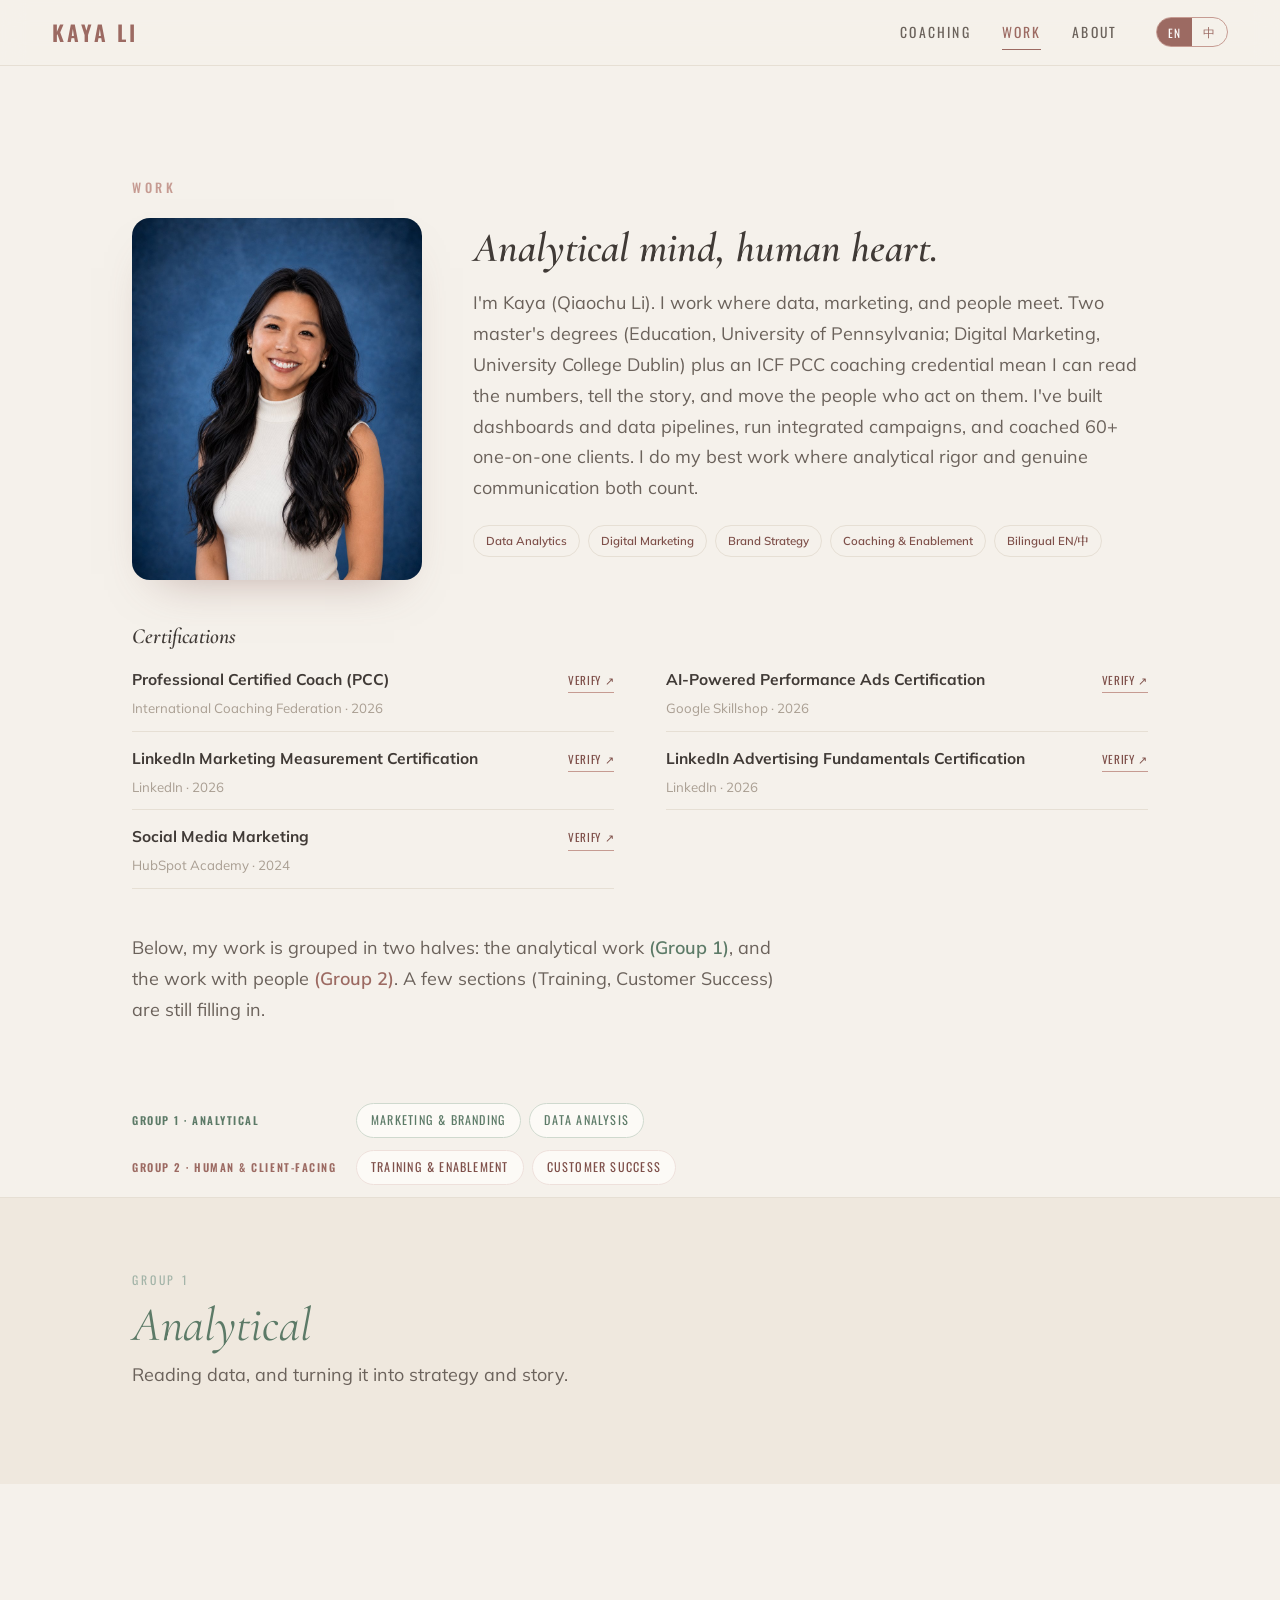
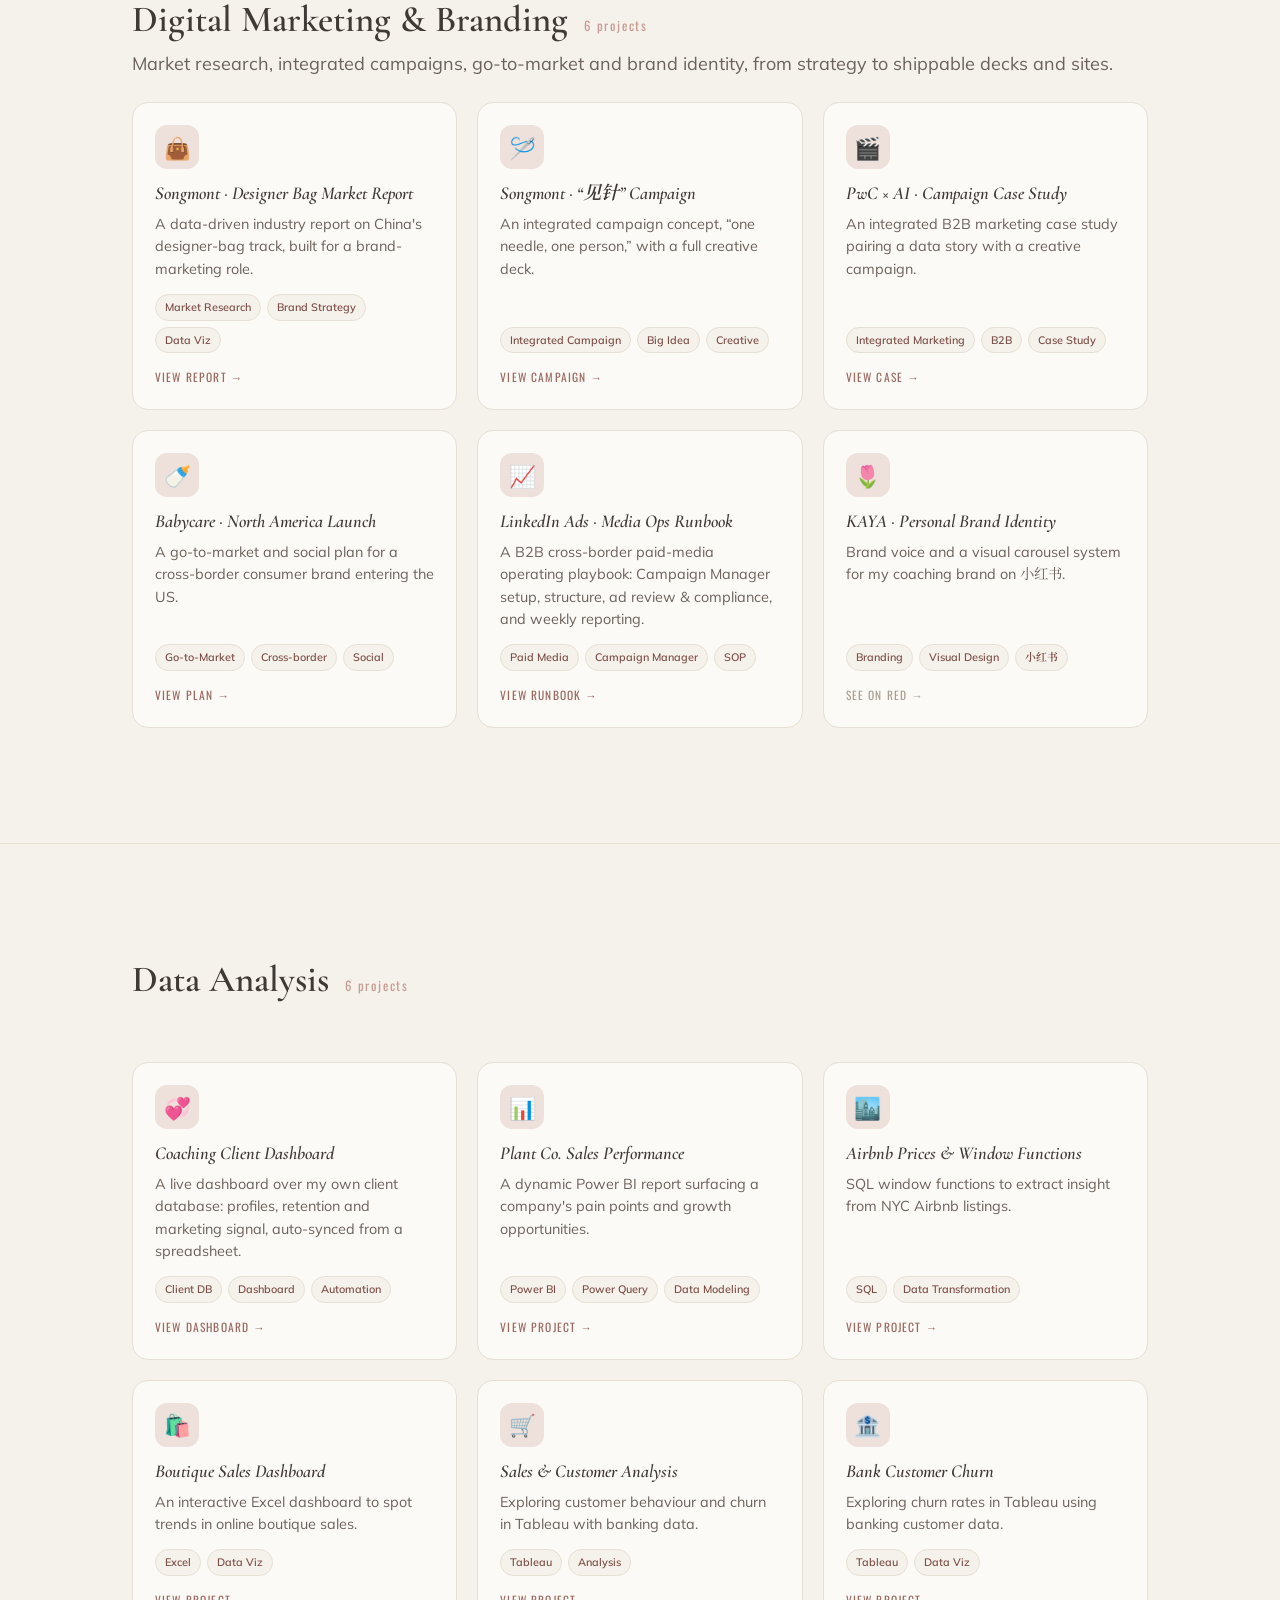
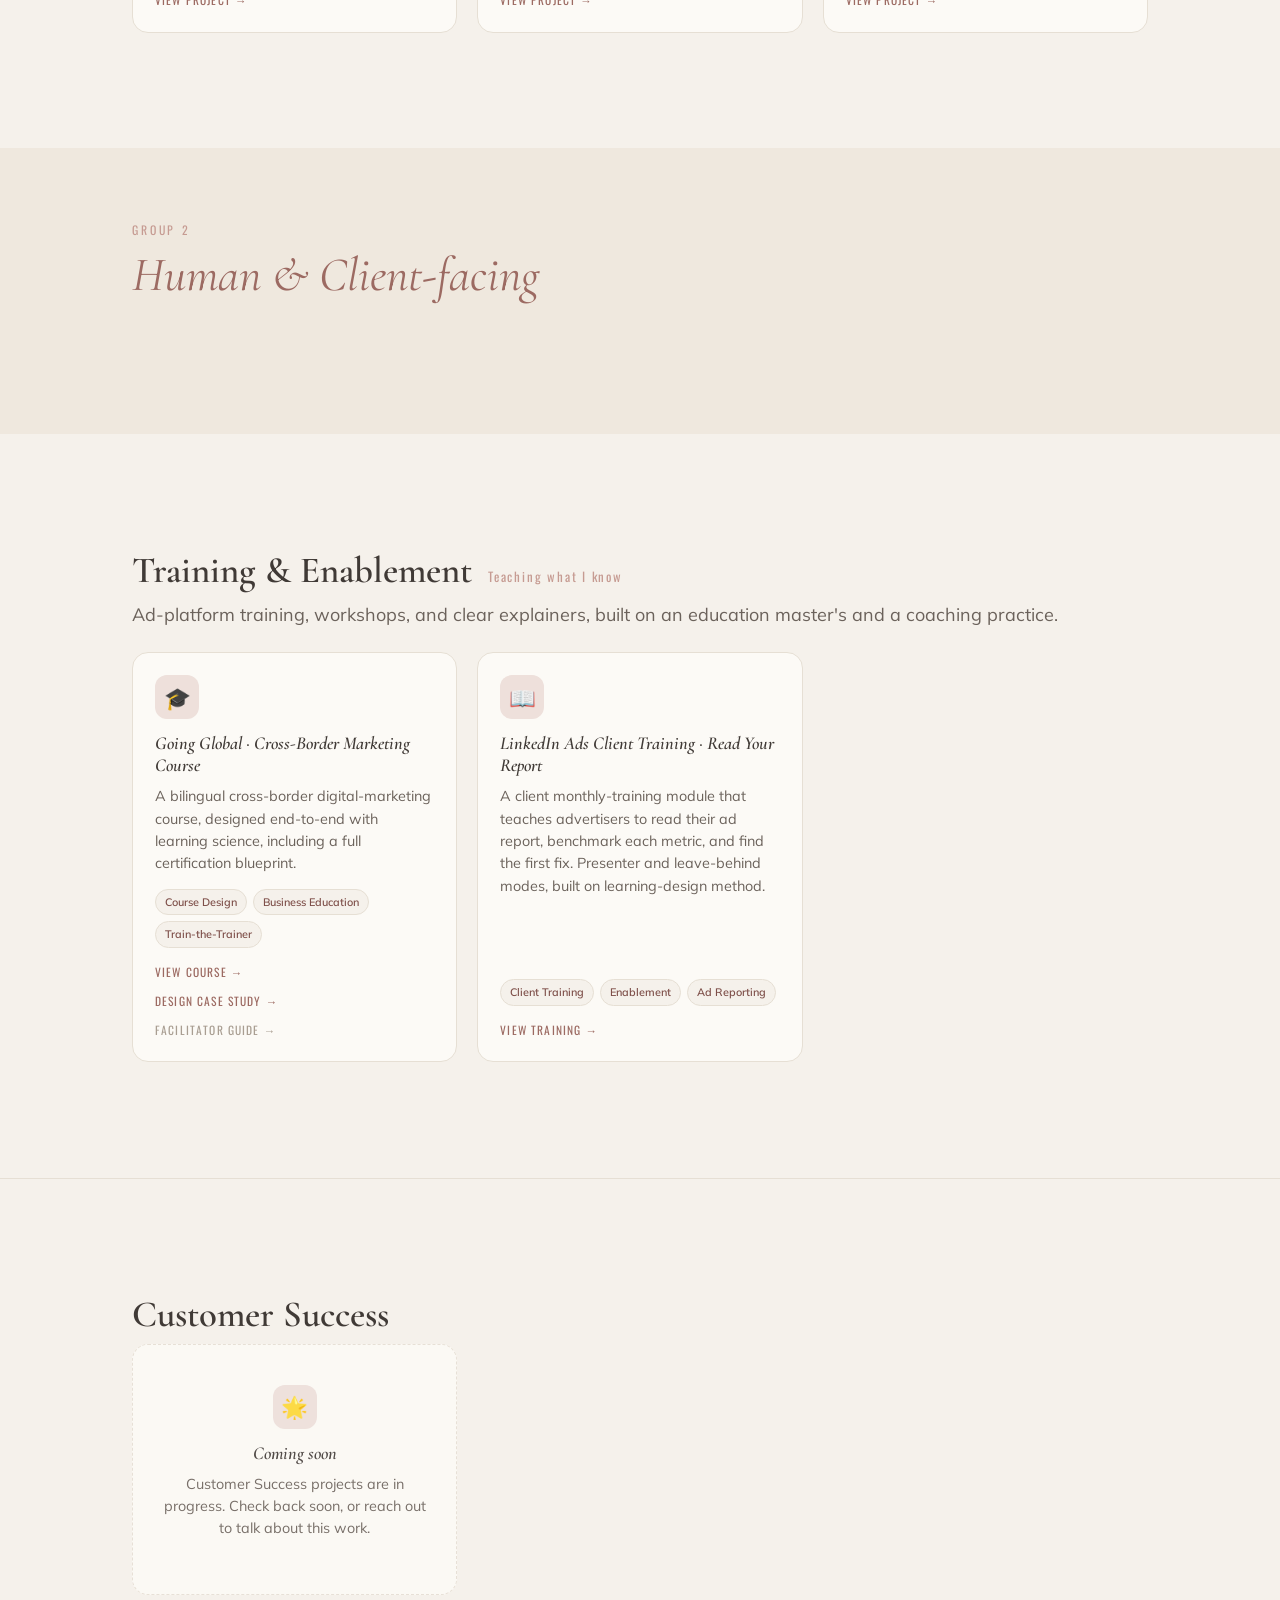
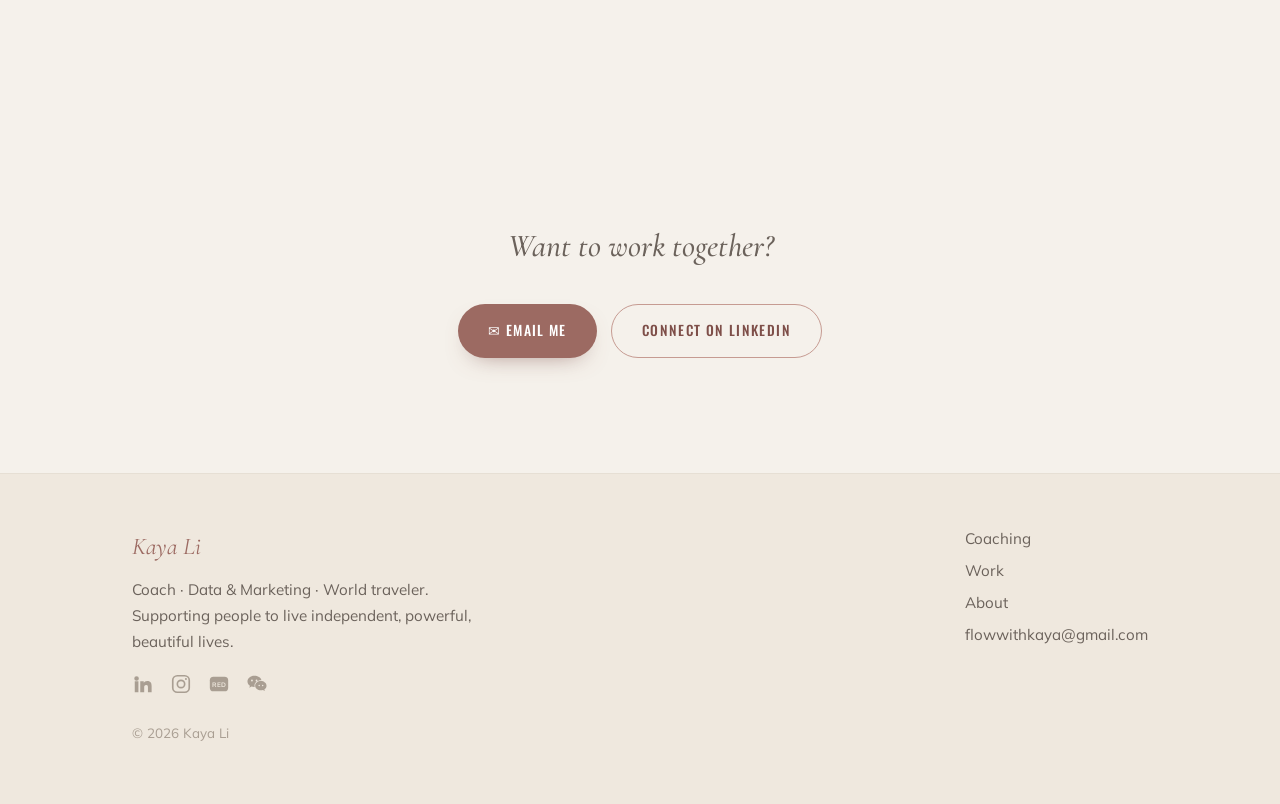
<file: work/index.html>
<!DOCTYPE html>
<html lang="en" class="lang-en">
<head>
<meta charset="UTF-8" />
<meta name="viewport" content="width=device-width, initial-scale=1.0" />
<title>Work · Kaya Li</title>
<meta name="description" content="Selected work by Kaya Li across data analysis, digital marketing & branding, and coaching analytics, organized by skillset." />
<link rel="icon" href="data:image/svg+xml,%3Csvg xmlns='http://www.w3.org/2000/svg' viewBox='0 0 64 64'%3E%3Crect width='64' height='64' rx='14' fill='%239C6A62'/%3E%3Ctext x='50%25' y='54%25' font-family='Georgia,serif' font-size='38' fill='%23FBF8F3' text-anchor='middle' dominant-baseline='middle'%3EK%3C/text%3E%3C/svg%3E" />
<link rel="preconnect" href="https://fonts.googleapis.com" />
<link rel="preconnect" href="https://fonts.gstatic.com" crossorigin />
<link href="https://fonts.googleapis.com/css2?family=Cormorant+Garamond:ital,wght@0,500;0,600;1,500;1,600&family=Mulish:wght@400;500;600;700&family=Noto+Serif+SC:wght@400;500;600;700&family=Oswald:wght@300;400;500;600&display=swap" rel="stylesheet" />
<link rel="stylesheet" href="/styles.css" />
</head>
<body>
<a class="skip-link" href="#main">Skip to content</a>

<header class="site-header">
  <a class="brand" href="/"><span data-lang="en">Kaya Li</span><span data-lang="zh">李翘楚</span></a>
  <nav class="nav-main" aria-label="Primary">
    <div class="links">
      <a class="nlink" href="/coaching/"><span data-lang="en">Coaching</span><span data-lang="zh">教练对话</span></a>
      <a class="nlink active" href="/work/"><span data-lang="en">Work</span><span data-lang="zh">作品集</span></a>
      <a class="nlink" href="/about/"><span data-lang="en">About</span><span data-lang="zh">关于我</span></a>
    </div>
    <div class="lang-toggle" role="group" aria-label="Language / 语言">
      <button data-set="en" type="button">EN</button>
      <button data-set="zh" type="button">中</button>
    </div>
    <button class="menu-btn" aria-label="Menu" aria-expanded="false"><span></span><span></span><span></span></button>
  </nav>
</header>
<nav class="mobile-panel" aria-label="Mobile">
  <a href="/coaching/"><span data-lang="en">Coaching</span><span data-lang="zh">教练对话</span></a>
  <a href="/work/"><span data-lang="en">Work</span><span data-lang="zh">作品集</span></a>
  <a href="/about/"><span data-lang="en">About</span><span data-lang="zh">关于我</span></a>
</nav>

<main id="main">
  <!-- Pitch / intro -->
  <section style="padding-bottom:clamp(28px,4vw,44px);">
    <div class="wrap">
      <h1 class="eyebrow reveal" style="margin-bottom:22px;"><span data-lang="en">Work</span><span data-lang="zh">工作</span></h1>
      <div class="pitch">
        <div class="pitch-photo reveal">
          <img src="/assets/headshot.jpg" alt="Kaya Li" loading="lazy" />
        </div>
        <div class="pitch-text reveal">
          <h2 class="pitch-h"><span data-lang="en">Analytical mind, human heart.</span><span data-lang="zh">有分析的脑，也有为人的心。</span></h2>
          <p>
            <span data-lang="en">I'm Kaya (Qiaochu Li). I work where data, marketing, and people meet. Two master's degrees (Education, University of Pennsylvania; Digital Marketing, University College Dublin) plus an ICF PCC coaching credential mean I can read the numbers, tell the story, and move the people who act on them. I've built dashboards and data pipelines, run integrated campaigns, and coached 60+ one-on-one clients. I do my best work where analytical rigor and genuine communication both count.</span>
            <span data-lang="zh">我是李翘楚（Kaya）。我工作在数据、营销与人的交叉口。两个硕士学位（宾夕法尼亚大学 教育学、都柏林大学学院 数字营销），加上 ICF PCC 教练认证，让我既能读懂数字、讲好故事，也能打动那些真正去执行的人。我做过看板与数据管道，跑过整合营销 campaign，也一对一陪伴过 60 多位客户。我最好的状态，出现在既需要分析严谨、又需要真诚沟通的地方。</span>
          </p>
          <div class="pitch-tags">
            <span class="tag">Data Analytics</span><span class="tag">Digital Marketing</span><span class="tag">Brand Strategy</span><span class="tag">Coaching &amp; Enablement</span><span class="tag">Bilingual EN/中</span>
          </div>
        </div>
      </div>

      <div class="certs reveal" id="certs">
        <h3><span data-lang="en">Certifications</span><span data-lang="zh">专业证书</span></h3>
        <div class="certs-list">
        <div class="cert"><div><span class="cert-name">Professional Certified Coach (PCC)</span><span class="cert-org">International Coaching Federation · 2026</span></div><a class="cert-link" href="https://www.credly.com/badges/368f98e3-101c-4ef8-a239-e656303690a5/linked_in_profile" target="_blank" rel="noopener"><span data-lang="en">Verify ↗</span><span data-lang="zh">查看 ↗</span></a></div>
        <div class="cert"><div><span class="cert-name">AI-Powered Performance Ads Certification</span><span class="cert-org">Google Skillshop · 2026</span></div><a class="cert-link" href="https://skillshop.credential.net/807140d5-69f7-402f-a077-82c9855bd92e" target="_blank" rel="noopener"><span data-lang="en">Verify ↗</span><span data-lang="zh">查看 ↗</span></a></div>
        <div class="cert"><div><span class="cert-name">LinkedIn Marketing Measurement Certification</span><span class="cert-org">LinkedIn · 2026</span></div><a class="cert-link" href="https://verify.skilljar.com/c/td9hsnx2fvxw" target="_blank" rel="noopener"><span data-lang="en">Verify ↗</span><span data-lang="zh">查看 ↗</span></a></div>
        <div class="cert"><div><span class="cert-name">LinkedIn Advertising Fundamentals Certification</span><span class="cert-org">LinkedIn · 2026</span></div><a class="cert-link" href="https://verify.skilljar.com/c/49j6peyjcuwn" target="_blank" rel="noopener"><span data-lang="en">Verify ↗</span><span data-lang="zh">查看 ↗</span></a></div>
        <div class="cert"><div><span class="cert-name">Social Media Marketing</span><span class="cert-org">HubSpot Academy · 2024</span></div><a class="cert-link" href="https://app-eu1.hubspot.com/academy/achievements/2jkqsk04/en/1/kaya-li/social-media-marketing" target="_blank" rel="noopener"><span data-lang="en">Verify ↗</span><span data-lang="zh">查看 ↗</span></a></div>
        </div>
      </div>

      <p class="reveal" style="max-width:60ch;margin-top:clamp(28px,4vw,44px);">
        <span data-lang="en">Below, my work is grouped in two halves: the analytical work <span class="c-sage">(Group 1)</span>, and the work with people <span class="c-rose">(Group 2)</span>. A few sections (Training, Customer Success) are still filling in.</span>
        <span data-lang="zh">下面，我的作品分成两组：偏分析的<span class="c-sage">（Group 1）</span>，和偏与人打交道的<span class="c-rose">（Group 2）</span>。有几个板块（培训、客户成功）还在陆续补上。</span>
      </p>
    </div>
  </section>

  <!-- Category nav -->
  <div class="catnav">
    <div class="wrap">
      <div class="catgroup g1">
        <span class="catgroup-label">Group 1 · <span data-lang="en">Analytical</span><span data-lang="zh">分析类</span></span>
        <a href="#marketing"><span data-lang="en">Marketing &amp; Branding</span><span data-lang="zh">营销与品牌</span></a>
        <a href="#data"><span data-lang="en">Data Analysis</span><span data-lang="zh">数据分析</span></a>
      </div>
      <div class="catgroup g2">
        <span class="catgroup-label">Group 2 · <span data-lang="en">Human &amp; Client-facing</span><span data-lang="zh">与人打交道</span></span>
        <a href="#training"><span data-lang="en">Training &amp; Enablement</span><span data-lang="zh">培训与赋能</span></a>
        <a href="#cs"><span data-lang="en">Customer Success</span><span data-lang="zh">客户成功</span></a>
      </div>
    </div>
  </div>

  <!-- ===== Group 01: Analytical ===== -->
  <section class="group-head section-alt g1">
    <div class="wrap">
      <div class="gnum reveal">Group 1</div>
      <div class="glabel reveal"><span data-lang="en">Analytical</span><span data-lang="zh">分析类</span></div>
      <p class="gdesc reveal"><span data-lang="en">Reading data, and turning it into strategy and story.</span><span data-lang="zh">读懂数据，再把它变成策略与故事。</span></p>
    </div>
  </section>

  <!-- ===== Marketing & Branding ===== -->
  <section id="marketing" class="workcat">
    <div class="wrap">
      <div class="cat-head reveal">
        <h2 class="h-md"><span data-lang="en">Digital Marketing &amp; Branding</span><span data-lang="zh">数字营销与品牌</span></h2>
        <span class="count"><span data-lang="en">6 projects</span><span data-lang="zh">6 个项目</span></span>
      </div>
      <p class="reveal" style="margin-bottom:22px;">
        <span data-lang="en">Market research, integrated campaigns, go-to-market and brand identity, from strategy to shippable decks and sites.</span>
        <span data-lang="zh">行业研究、整合营销、出海策略与品牌视觉，从策略一路做到可交付的 deck 与网页。</span>
      </p>
      <div class="grid cols-3 reveal">
        <div class="proj"><div class="ic">👜</div><h4><span data-lang="en">Songmont · Designer Bag Market Report</span><span data-lang="zh">Songmont · 设计师包袋赛道研报</span></h4><p><span data-lang="en">A data-driven industry report on China's designer-bag track, built for a brand-marketing role.</span><span data-lang="zh">面向品牌营销岗的数据驱动行研：拆解中国设计师包袋赛道。</span></p><div class="tags"><span class="tag">Market Research</span><span class="tag">Brand Strategy</span><span class="tag">Data Viz</span></div><a class="plink" href="https://kayali123.github.io/china-designer-bag-report/" target="_blank" rel="noopener"><span data-lang="en">View report →</span><span data-lang="zh">查看研报 →</span></a></div>
        <div class="proj"><div class="ic">🪡</div><h4><span data-lang="en">Songmont · “见针” Campaign</span><span data-lang="zh">Songmont · 「见针」Campaign</span></h4><p><span data-lang="en">An integrated campaign concept, “one needle, one person,” with a full creative deck.</span><span data-lang="zh">整合营销大主意「见针·一针一个人」，含完整创意提案 deck。</span></p><div class="tags"><span class="tag">Integrated Campaign</span><span class="tag">Big Idea</span><span class="tag">Creative</span></div><a class="plink" href="https://kayali123.github.io/songmont-campaign/" target="_blank" rel="noopener"><span data-lang="en">View campaign →</span><span data-lang="zh">查看 campaign →</span></a></div>
        <div class="proj"><div class="ic">🎬</div><h4><span data-lang="en">PwC × AI · Campaign Case Study</span><span data-lang="zh">PwC × AI · Campaign 案例</span></h4><p><span data-lang="en">An integrated B2B marketing case study pairing a data story with a creative campaign.</span><span data-lang="zh">B2B 整合营销案例：把数据故事和创意 campaign 结合起来。</span></p><div class="tags"><span class="tag">Integrated Marketing</span><span class="tag">B2B</span><span class="tag">Case Study</span></div><a class="plink" href="https://kayali123.github.io/pwc-ai-campaign/" target="_blank" rel="noopener"><span data-lang="en">View case →</span><span data-lang="zh">查看案例 →</span></a></div>
        <div class="proj"><div class="ic">🍼</div><h4><span data-lang="en">Babycare · North America Launch</span><span data-lang="zh">Babycare · 北美上市</span></h4><p><span data-lang="en">A go-to-market and social plan for a cross-border consumer brand entering the US.</span><span data-lang="zh">消费品牌出海北美的 go-to-market 与社媒方案。</span></p><div class="tags"><span class="tag">Go-to-Market</span><span class="tag">Cross-border</span><span class="tag">Social</span></div><a class="plink" href="https://kayali123.github.io/bc-babycare-na-campaign/" target="_blank" rel="noopener"><span data-lang="en">View plan →</span><span data-lang="zh">查看方案 →</span></a></div>
        <div class="proj"><div class="ic">📈</div><h4><span data-lang="en">LinkedIn Ads · Media Ops Runbook</span><span data-lang="zh">LinkedIn 广告 · 投放运营手册</span></h4><p><span data-lang="en">A B2B cross-border paid-media operating playbook: Campaign Manager setup, structure, ad review &amp; compliance, and weekly reporting.</span><span data-lang="zh">B2B 出海付费媒体运营手册：Campaign Manager 搭建、账户结构、素材送审与合规、周报。</span></p><div class="tags"><span class="tag">Paid Media</span><span class="tag">Campaign Manager</span><span class="tag">SOP</span></div><a class="plink" href="https://kayali123.github.io/linkedin-m0-runbook/" target="_blank" rel="noopener"><span data-lang="en">View runbook →</span><span data-lang="zh">查看手册 →</span></a></div>
        <div class="proj"><div class="ic">🌷</div><h4><span data-lang="en">KAYA · Personal Brand Identity</span><span data-lang="zh">KAYA · 个人品牌视觉</span></h4><p><span data-lang="en">Brand voice and a visual carousel system for my coaching brand on 小红书.</span><span data-lang="zh">为教练品牌打造的品牌调性与小红书图文视觉系统。</span></p><div class="tags"><span class="tag">Branding</span><span class="tag">Visual Design</span><span class="tag">小红书</span></div><a class="plink soft" href="https://www.xiaohongshu.com/user/profile/5caaccce0000000011000d0a" target="_blank" rel="noopener"><span data-lang="en">See on RED →</span><span data-lang="zh">小红书主页 →</span></a></div>
      </div>
    </div>
  </section>

  <!-- ===== Data Analysis ===== -->
  <section id="data" class="workcat">
    <div class="wrap">
      <div class="cat-head reveal">
        <h2 class="h-md"><span data-lang="en">Data Analysis</span><span data-lang="zh">数据分析</span></h2>
        <span class="count"><span data-lang="en">6 projects</span><span data-lang="zh">6 个项目</span></span>
      </div>
      <p class="reveal" style="margin-bottom:22px;">
        <span data-lang="en">SQL, Python, Power BI, Tableau &amp; Looker Studio.</span>
        <span data-lang="zh">SQL、Python、Power BI、Tableau 与 Looker Studio。</span>
      </p>
      <div class="grid cols-3 reveal">
        <div class="proj"><div class="ic">💞</div><h4><span data-lang="en">Coaching Client Dashboard</span><span data-lang="zh">教练客户数据看板</span></h4><p><span data-lang="en">A live dashboard over my own client database: profiles, retention and marketing signal, auto-synced from a spreadsheet.</span><span data-lang="zh">基于我自己的客户数据库做的实时看板：客户画像、留存与营销信号，从表格自动同步。</span></p><div class="tags"><span class="tag">Client DB</span><span class="tag">Dashboard</span><span class="tag">Automation</span></div><a class="plink" href="https://kayali123.github.io/kaya-coaching-dashboard/" target="_blank" rel="noopener"><span data-lang="en">View dashboard →</span><span data-lang="zh">查看看板 →</span></a></div>
        <div class="proj"><div class="ic">📊</div><h4><span data-lang="en">Plant Co. Sales Performance</span><span data-lang="zh">Plant Co. 销售业绩分析</span></h4><p><span data-lang="en">A dynamic Power BI report surfacing a company's pain points and growth opportunities.</span><span data-lang="zh">用 Power BI 做的动态业绩报告，找出公司的痛点与增长机会。</span></p><div class="tags"><span class="tag">Power BI</span><span class="tag">Power Query</span><span class="tag">Data Modeling</span></div><a class="plink" href="https://qiaochuli.notion.site/Plant-Co-Sales-Performance-1272c811317581cab837fc6f42da661b" target="_blank" rel="noopener"><span data-lang="en">View project →</span><span data-lang="zh">查看项目 →</span></a></div>
        <div class="proj"><div class="ic">🏙️</div><h4><span data-lang="en">Airbnb Prices &amp; Window Functions</span><span data-lang="zh">Airbnb 房价 · 窗口函数</span></h4><p><span data-lang="en">SQL window functions to extract insight from NYC Airbnb listings.</span><span data-lang="zh">用 SQL 窗口函数，从纽约 Airbnb 房源数据中挖掘洞察。</span></p><div class="tags"><span class="tag">SQL</span><span class="tag">Data Transformation</span></div><a class="plink" href="https://qiaochuli.notion.site/Analyzing-Airbnb-prices-with-Window-Functions-1272c811317581268b06f3d4273a8368" target="_blank" rel="noopener"><span data-lang="en">View project →</span><span data-lang="zh">查看项目 →</span></a></div>
        <div class="proj"><div class="ic">🛍️</div><h4><span data-lang="en">Boutique Sales Dashboard</span><span data-lang="zh">精品店销售看板</span></h4><p><span data-lang="en">An interactive Excel dashboard to spot trends in online boutique sales.</span><span data-lang="zh">交互式 Excel 看板，快速看出线上精品店的销售趋势。</span></p><div class="tags"><span class="tag">Excel</span><span class="tag">Data Viz</span></div><a class="plink" href="https://qiaochuli.notion.site/Kaya-s-Boutique-Sales-Dashboard-1272c8113175815bb1a1f397927679a7" target="_blank" rel="noopener"><span data-lang="en">View project →</span><span data-lang="zh">查看项目 →</span></a></div>
        <div class="proj"><div class="ic">🛒</div><h4><span data-lang="en">Sales &amp; Customer Analysis</span><span data-lang="zh">销售与客户分析</span></h4><p><span data-lang="en">Exploring customer behaviour and churn in Tableau with banking data.</span><span data-lang="zh">用 Tableau 结合银行数据，分析客户行为与流失。</span></p><div class="tags"><span class="tag">Tableau</span><span class="tag">Analysis</span></div><a class="plink" href="https://qiaochuli.notion.site/Sales-Customer-Analysis-12d2c81131758026934efbf7246f3622" target="_blank" rel="noopener"><span data-lang="en">View project →</span><span data-lang="zh">查看项目 →</span></a></div>
        <div class="proj"><div class="ic">🏦</div><h4><span data-lang="en">Bank Customer Churn</span><span data-lang="zh">银行客户流失</span></h4><p><span data-lang="en">Exploring churn rates in Tableau using banking customer data.</span><span data-lang="zh">用 Tableau 分析银行客户的流失率。</span></p><div class="tags"><span class="tag">Tableau</span><span class="tag">Data Viz</span></div><a class="plink" href="https://qiaochuli.notion.site/Bank-Customer-Churn-1272c8113175815d86c2d89be8734726" target="_blank" rel="noopener"><span data-lang="en">View project →</span><span data-lang="zh">查看项目 →</span></a></div>
      </div>
    </div>
  </section>

  <!-- ===== Group 02: Human & Client-facing ===== -->
  <section class="group-head section-alt g2">
    <div class="wrap">
      <div class="gnum reveal">Group 2</div>
      <div class="glabel reveal"><span data-lang="en">Human &amp; Client-facing</span><span data-lang="zh">与人打交道</span></div>
      <p class="gdesc reveal"><span data-lang="en">Working with people: coaching, teaching, and customer outcomes.</span><span data-lang="zh">与人同行：教练、教学，以及让客户真正成功。</span></p>
    </div>
  </section>

  <!-- ===== Training & Enablement ===== -->
  <section id="training" class="workcat">
    <div class="wrap">
      <div class="cat-head reveal">
        <h2 class="h-md"><span data-lang="en">Training &amp; Enablement</span><span data-lang="zh">培训与赋能</span></h2>
        <span class="count"><span data-lang="en">Teaching what I know</span><span data-lang="zh">把我懂的讲明白</span></span>
      </div>
      <p class="reveal" style="margin-bottom:22px;">
        <span data-lang="en">Ad-platform training, workshops, and clear explainers, built on an education master's and a coaching practice.</span>
        <span data-lang="zh">广告平台培训、workshop 与清晰的科普讲解，背后是教育学硕士与教练的底子。</span>
      </p>
      <div class="grid cols-3 reveal">
        <div class="proj"><div class="ic">🎓</div><h4><span data-lang="en">Going Global · Cross-Border Marketing Course</span><span data-lang="zh">Going Global · 出海数字营销课</span></h4><p><span data-lang="en">A bilingual cross-border digital-marketing course, designed end-to-end with learning science, including a full certification blueprint.</span><span data-lang="zh">一门中英双语的出海数字营销课，从头到尾用学习科学设计，含一套完整的认证蓝图。</span></p><div class="tags"><span class="tag">Course Design</span><span class="tag">Business Education</span><span class="tag">Train-the-Trainer</span></div><div class="plinks"><a class="plink" href="https://kayali123.github.io/kaya-teaching-portfolio/" target="_blank" rel="noopener"><span data-lang="en">View course →</span><span data-lang="zh">查看课程 →</span></a><a class="plink" href="https://kayali123.github.io/kaya-id-casestudy/" target="_blank" rel="noopener"><span data-lang="en">Design case study →</span><span data-lang="zh">设计案例 →</span></a><a class="plink soft" href="https://kayali123.github.io/kaya-teaching-portfolio/facilitator-guide.html" target="_blank" rel="noopener"><span data-lang="en">Facilitator guide →</span><span data-lang="zh">带教手册 →</span></a></div></div>
        <div class="proj"><div class="ic">📖</div><h4><span data-lang="en">LinkedIn Ads Client Training · Read Your Report</span><span data-lang="zh">LinkedIn 广告客户培训 · 读懂月报</span></h4><p><span data-lang="en">A client monthly-training module that teaches advertisers to read their ad report, benchmark each metric, and find the first fix. Presenter and leave-behind modes, built on learning-design method.</span><span data-lang="zh">一节客户月度培训：教广告主读懂月报、对标行业基准、找到第一步优化。含讲师与客户留存双模式，用学习设计的方法搭成。</span></p><div class="tags"><span class="tag">Client Training</span><span class="tag">Enablement</span><span class="tag">Ad Reporting</span></div><a class="plink" href="https://kayali123.github.io/linkedin-m0-training-kit/" target="_blank" rel="noopener"><span data-lang="en">View training →</span><span data-lang="zh">查看培训 →</span></a></div>
      </div>
    </div>
  </section>

  <!-- ===== Customer Success (coming) ===== -->
  <section id="cs" class="workcat">
    <div class="wrap">
      <div class="cat-head reveal">
        <h2 class="h-md"><span data-lang="en">Customer Success</span><span data-lang="zh">客户成功</span></h2>
      </div>
      <div class="grid cols-3 reveal">
        <div class="proj coming"><div class="ic">🌟</div><h4><span data-lang="en">Coming soon</span><span data-lang="zh">敬请期待</span></h4><p><span data-lang="en">Customer Success projects are in progress. Check back soon, or reach out to talk about this work.</span><span data-lang="zh">Customer Success 相关项目正在进行中，很快补上。想先聊聊也欢迎联系我。</span></p></div>
      </div>
    </div>
  </section>

  <!-- CTA -->
  <section style="text-align:center;">
    <div class="wrap" style="max-width:720px;">
      <p class="lead reveal"><span data-lang="en">Want to work together?</span><span data-lang="zh">想一起合作？</span></p>
      <div class="cta-row reveal" style="justify-content:center;">
        <a class="btn" href="mailto:flowwithkaya@gmail.com?subject=Let's%20work%20together"><span data-lang="en">✉ Email me</span><span data-lang="zh">✉ 邮件联系</span></a>
        <a class="btn ghost" href="https://www.linkedin.com/in/kaya-qiaochuli/" target="_blank" rel="noopener"><span data-lang="en">Connect on LinkedIn</span><span data-lang="zh">领英联系</span></a>
      </div>
    </div>
  </section>
</main>

<footer class="site-footer">
  <div class="wrap">
    <div style="max-width:360px;">
      <div class="foot-brand"><span data-lang="en">Kaya Li</span><span data-lang="zh">李翘楚</span></div>
      <p style="margin-top:10px;font-size:.95rem;">
        <span data-lang="en">Coach · Data &amp; Marketing · World traveler. Supporting people to live independent, powerful, beautiful lives.</span>
        <span data-lang="zh">教练 · 数据与营销 · 世界旅人。陪伴人们活出独立、有力量、美的人生。</span>
      </p>
      <div class="socials">
        <a href="https://www.linkedin.com/in/kaya-qiaochuli/" target="_blank" rel="noopener" aria-label="LinkedIn"><svg viewBox="0 0 24 24" fill="currentColor"><path d="M4.98 3.5a2.5 2.5 0 1 1 0 5 2.5 2.5 0 0 1 0-5zM3 9h4v12H3zM9 9h3.8v1.7h.05c.53-.95 1.83-1.95 3.77-1.95 4.03 0 4.78 2.5 4.78 5.75V21h-4v-5.1c0-1.22-.02-2.8-1.9-2.8-1.9 0-2.2 1.35-2.2 2.7V21H9z"/></svg></a>
        <a href="https://www.instagram.com/qiao_colate" target="_blank" rel="noopener" aria-label="Instagram"><svg viewBox="0 0 24 24" fill="none" stroke="currentColor" stroke-width="1.8"><rect x="3" y="3" width="18" height="18" rx="5"/><circle cx="12" cy="12" r="4"/><circle cx="17.4" cy="6.6" r="1.1" fill="currentColor" stroke="none"/></svg></a>
        <a href="https://www.xiaohongshu.com/user/profile/5caaccce0000000011000d0a" target="_blank" rel="noopener" aria-label="小红书 RED"><svg viewBox="0 0 24 24" fill="currentColor"><rect x="2" y="4" width="20" height="16" rx="4"/><text x="12" y="15.4" font-family="Mulish,Arial,sans-serif" font-size="7" font-weight="700" fill="#EFE8DE" text-anchor="middle">RED</text></svg></a>
        <button type="button" data-wechat aria-label="WeChat 微信"><svg viewBox="0 0 24 24" fill="currentColor"><path d="M9 3C4.9 3 1.6 5.8 1.6 9.2c0 1.9 1.1 3.6 2.7 4.8L3.6 16l2.4-1.2c.9.3 1.9.4 3 .4h.5a5.6 5.6 0 0 1-.2-1.5c0-3.3 3.2-5.9 7-5.9h.6C16.2 4.9 12.9 3 9 3zm-2.5 4.2a1 1 0 1 1 0 2 1 1 0 0 1 0-2zm5 0a1 1 0 1 1 0 2 1 1 0 0 1 0-2z"/><path d="M22.4 13.8c0-2.8-2.8-5.1-6.2-5.1s-6.2 2.3-6.2 5.1 2.8 5.1 6.2 5.1c.8 0 1.6-.1 2.3-.3l2 1-.5-1.7c1.4-.9 2.4-2.4 2.4-4.1zm-8-1a.8.8 0 1 1 0 1.6.8.8 0 0 1 0-1.6zm3.8 0a.8.8 0 1 1 0 1.6.8.8 0 0 1 0-1.6z"/></svg></button>
      </div>
      <div class="copyright">© <span id="yr">2026</span> <span data-lang="en">Kaya Li</span><span data-lang="zh">李翘楚</span></div>
    </div>
    <div class="foot-links">
      <a href="/coaching/"><span data-lang="en">Coaching</span><span data-lang="zh">教练对话</span></a>
      <a href="/work/"><span data-lang="en">Work</span><span data-lang="zh">作品集</span></a>
      <a href="/about/"><span data-lang="en">About</span><span data-lang="zh">关于我</span></a>
      <a href="mailto:flowwithkaya@gmail.com">flowwithkaya@gmail.com</a>
    </div>
  </div>
</footer>

<div class="wechat-pop" role="dialog" aria-modal="true" aria-label="WeChat">
  <div class="wechat-card">
    <img src="/assets/wechat-qr.jpg" alt="WeChat QR code" onerror="this.style.display='none';this.nextElementSibling.style.display='flex';" />
    <div class="qr-fallback" style="display:none;"><span data-lang="en">Add your QR as assets/wechat-qr.jpg</span><span data-lang="zh">把二维码存为 assets/wechat-qr.jpg</span></div>
    <p><span data-lang="en">Scan to follow my WeChat public account.</span><span data-lang="zh">扫码关注我的微信公众号。</span></p>
    <button class="btn ghost close" type="button"><span data-lang="en">Close</span><span data-lang="zh">关闭</span></button>
  </div>
</div>

<script src="/site.js"></script>
</body>
</html>
</file>
<file: styles.css>
/* ===========================================================
   KAYA LI — shared styles (multi-page, bilingual EN/中)
   =========================================================== */
:root{
  --bg:#F5F1EB;
  --bg-2:#EFE8DE;
  --panel:#FBF8F3;
  --card:#FCFAF6;
  --rose:#9C6A62;
  --rose-deep:#7E4F49;
  --rose-soft:#C69B92;
  --rose-tint:#EEE0DB;
  --sage:#5C7A67;
  --sage-soft:#A3B4A8;
  --sage-line:#CFD9CE;
  --sage-tint:#EBF0EB;
  --ink:#403A36;
  --ink-2:#6B625B;
  --muted:#A99E92;
  --line:#E6DFD4;
  --serif:'Cormorant Garamond','Noto Serif SC',Georgia,'Songti SC',serif;
  --disp:'Oswald','PingFang SC','Hiragino Sans GB','Microsoft YaHei',sans-serif;
  --body:'Mulish','Noto Serif SC','PingFang SC','Hiragino Sans GB','Microsoft YaHei',-apple-system,BlinkMacSystemFont,'Segoe UI',sans-serif;
  --nav-h:66px;
  --maxw:1120px;
}
*{box-sizing:border-box;}
html{scroll-behavior:smooth;}
body{
  margin:0;background:var(--bg);color:var(--ink);
  font-family:var(--body);font-size:18px;line-height:1.72;
  -webkit-font-smoothing:antialiased;text-rendering:optimizeLegibility;
  overflow-x:hidden;
}
a{color:var(--rose);text-decoration:none;}
img{max-width:100%;display:block;}
::selection{background:var(--rose-tint);color:var(--rose-deep);}

/* ---------- Bilingual show/hide ---------- */
html.lang-en [data-lang="zh"]{display:none !important;}
html.lang-zh [data-lang="en"]{display:none !important;}
html.lang-zh{--serif:'Noto Serif SC','Songti SC',serif;}
/* Chinese has no true italic in Noto Serif SC — keep serif headings upright in ZH */
html.lang-zh :is(.lead,.hero-name,.hero-line,.entry h3,.card h3,.subhead,.sec-title,.h-md,.h-lg,.quote p,.quote .name,.principles-list .pri h3,.group-head .glabel,.pitch-h,.proj h4,.fact h3,.foot-brand,.statement,.serif-italic){font-style:normal;}
html.lang-zh body{font-size:17px;}

.skip-link{position:absolute;left:-999px;top:0;background:var(--rose);color:#fff;padding:.6rem 1rem;border-radius:0 0 8px 0;z-index:300;}
.skip-link:focus{left:0;}
.visually-hidden{position:absolute;width:1px;height:1px;padding:0;margin:-1px;overflow:hidden;clip:rect(0 0 0 0);white-space:nowrap;border:0;}

/* ---------- Header / nav ---------- */
.site-header{
  position:sticky;top:0;z-index:200;height:var(--nav-h);
  display:flex;align-items:center;justify-content:space-between;
  padding:0 clamp(20px,5vw,52px);
  background:rgba(245,241,235,.86);backdrop-filter:blur(12px);
  border-bottom:1px solid var(--line);
}
.brand{
  font-family:var(--disp);font-weight:600;font-size:1.35rem;letter-spacing:.14em;
  text-transform:uppercase;color:var(--rose);white-space:nowrap;
}
.brand.coaching-brand{
  font-family:var(--serif);
  font-size:clamp(1.12rem,3vw,1.34rem);
  font-weight:500;
  letter-spacing:.025em;
  text-transform:none;
  color:var(--rose-deep);
}
.nav-main{display:flex;align-items:center;gap:clamp(18px,3vw,40px);}
.nav-main .links{display:flex;gap:clamp(16px,2.4vw,34px);}
.nav-main a.nlink{
  font-family:var(--disp);font-weight:400;font-size:.86rem;letter-spacing:.16em;
  text-transform:uppercase;color:var(--ink-2);position:relative;padding:4px 0;transition:color .25s;
}
.nav-main a.nlink::after{content:'';position:absolute;left:0;bottom:-2px;height:1.5px;width:0;background:var(--rose);transition:width .3s;}
.nav-main a.nlink:hover{color:var(--rose-deep);}
.nav-main a.nlink.active{color:var(--rose);}
.nav-main a.nlink.active::after{width:100%;}

.lang-toggle{display:inline-flex;border:1px solid var(--rose-soft);border-radius:20px;overflow:hidden;}
.lang-toggle button{
  font-family:var(--disp);font-size:.72rem;letter-spacing:.1em;
  background:transparent;color:var(--rose);border:0;padding:5px 11px;cursor:pointer;transition:.2s;
}
.lang-toggle button.on{background:var(--rose);color:#fff;}

.menu-btn{display:none;background:none;border:0;cursor:pointer;width:30px;height:22px;position:relative;padding:0;}
.menu-btn span{position:absolute;left:0;height:2px;width:100%;background:var(--rose);border-radius:2px;transition:.3s;}
.menu-btn span:nth-child(1){top:1px;}
.menu-btn span:nth-child(2){top:10px;}
.menu-btn span:nth-child(3){top:19px;}
.menu-btn.open span:nth-child(1){top:10px;transform:rotate(45deg);}
.menu-btn.open span:nth-child(2){opacity:0;}
.menu-btn.open span:nth-child(3){top:10px;transform:rotate(-45deg);}

/* ---------- Layout helpers ---------- */
.wrap{max-width:var(--maxw);margin:0 auto;padding:0 clamp(20px,5vw,52px);}
section{padding:clamp(64px,9vw,120px) 0;}
.section-alt{background:var(--bg-2);}
.eyebrow{font-family:var(--disp);font-weight:500;font-size:.8rem;letter-spacing:.28em;text-transform:uppercase;color:var(--rose-soft);margin:0 0 16px;}
h1,h2,h3,h4{font-family:var(--serif);color:var(--ink);font-weight:600;margin:0;line-height:1.14;}
.display{font-size:clamp(2.6rem,7vw,5rem);line-height:1;letter-spacing:.005em;}
.h-lg{font-size:clamp(2rem,4.4vw,3.2rem);}
.h-md{font-size:clamp(1.6rem,3vw,2.3rem);}
.serif-italic{font-family:var(--serif);font-style:italic;}
p{margin:0 0 1.15em;color:var(--ink-2);}
.lead{font-family:var(--serif);font-style:italic;font-weight:500;font-size:clamp(1.4rem,3vw,2rem);line-height:1.32;color:var(--ink-2);}
html.lang-zh .lead,html.lang-zh .display{font-style:normal;}
strong,b{color:var(--rose-deep);font-weight:700;}
.accent{color:var(--rose);}

/* ---------- Buttons ---------- */
.btn{display:inline-flex;align-items:center;gap:10px;font-family:var(--disp);font-weight:500;letter-spacing:.1em;text-transform:uppercase;font-size:.86rem;background:var(--rose);color:#fff;padding:14px 30px;border-radius:40px;transition:.25s;box-shadow:0 10px 24px -14px rgba(124,79,73,.7);cursor:pointer;border:0;}
.btn:hover{background:var(--rose-deep);color:#fff;transform:translateY(-2px);}
.btn.ghost{background:transparent;color:var(--rose-deep);border:1.5px solid var(--rose-soft);box-shadow:none;}
.btn.ghost:hover{background:var(--rose-tint);color:var(--rose-deep);}
.cta-row{display:flex;gap:14px;flex-wrap:wrap;margin-top:32px;}

/* ---------- Home ---------- */
.hero{min-height:calc(74vh - var(--nav-h));display:grid;grid-template-columns:1.05fr .95fr;align-items:stretch;position:relative;}
/* scroll-down hint */
.scroll-hint{position:absolute;left:50%;bottom:16px;transform:translateX(-50%);width:38px;height:38px;border-radius:50%;display:flex;align-items:center;justify-content:center;z-index:6;background:rgba(251,248,243,.6);backdrop-filter:blur(3px);}
.scroll-hint::before{content:'';width:11px;height:11px;border-right:2px solid var(--rose);border-bottom:2px solid var(--rose);transform:rotate(45deg);margin-top:-4px;animation:scrollbob 1.8s ease-in-out infinite;}
@keyframes scrollbob{0%,100%{transform:rotate(45deg) translate(-2px,-2px);opacity:.45;}50%{transform:rotate(45deg) translate(2px,2px);opacity:1;}}
@media(prefers-reduced-motion:reduce){.scroll-hint::before{animation:none;}}
/* inline scroll cue for long pages */
.scroll-cue{display:flex;justify-content:center;padding:clamp(12px,2.2vw,22px) 0;}
.scroll-cue span{width:13px;height:13px;border-right:2px solid var(--rose-soft);border-bottom:2px solid var(--rose-soft);transform:rotate(45deg);animation:scrollbob 1.9s ease-in-out infinite;}
@media(prefers-reduced-motion:reduce){.scroll-cue span{animation:none;}}
/* PCC credential badge */
.cred{margin-top:22px;}
.cred a{display:inline-flex;align-items:center;gap:8px;font-family:var(--disp);font-weight:500;letter-spacing:.07em;text-transform:uppercase;font-size:.72rem;color:var(--rose-deep);border:1.5px solid var(--rose-soft);padding:9px 16px;border-radius:30px;transition:background .2s ease,border-color .2s ease;}
.cred a:hover{background:var(--rose-tint);border-color:var(--rose);}
.client-shortcut{margin:14px 0 0;font-size:.9rem;}
.client-shortcut a{display:inline-flex;align-items:center;gap:6px;color:var(--sage);border-bottom:1px solid var(--sage-line);padding-bottom:2px;transition:color .2s ease,border-color .2s ease;}
.client-shortcut a:hover{color:var(--rose-deep);border-color:var(--rose-soft);}
.hero-text{display:flex;flex-direction:column;justify-content:center;padding:clamp(32px,6vw,80px);}
.hero-name{font-family:var(--serif);font-style:italic;font-weight:600;font-size:clamp(3rem,8vw,6rem);line-height:.9;color:var(--rose);margin-bottom:22px;}
html.lang-zh .hero-name{font-style:normal;}
.hero-tag{font-family:var(--disp);font-weight:300;letter-spacing:.18em;text-transform:uppercase;font-size:clamp(.8rem,1.5vw,1rem);color:var(--ink-2);margin-bottom:26px;}
.hero-tag b{color:var(--rose);font-weight:500;}
.hero-line{font-family:var(--serif);font-style:italic;font-size:clamp(1.3rem,2.4vw,1.9rem);line-height:1.35;color:var(--ink-2);max-width:30ch;}
html.lang-zh .hero-line{font-style:normal;}
.hero-img{background-size:cover;background-position:center;min-height:52vh;}

.entries{display:grid;grid-template-columns:repeat(3,1fr);gap:22px;}
.entries.entries--four{grid-template-columns:repeat(4,minmax(0,1fr));}
.entry{position:relative;display:block;border:1px solid var(--line);border-radius:16px;padding:30px 26px;background:var(--card);overflow:hidden;transition:.3s;}
.entry:hover{transform:translateY(-5px);border-color:var(--rose-soft);box-shadow:0 18px 40px -22px rgba(124,79,73,.4);}
.entry:focus-visible{outline:3px solid var(--rose-soft);outline-offset:4px;}
.entry .en-no{font-family:var(--disp);font-size:.72rem;letter-spacing:.2em;color:var(--rose-soft);text-transform:uppercase;}
.entry h3{font-family:var(--serif);font-style:italic;font-size:1.6rem;color:var(--rose-deep);margin:8px 0 10px;}
html.lang-zh .entry h3{font-style:normal;}
.entry p{font-size:.95rem;margin:0;}
.entry .go{margin-top:16px;font-family:var(--disp);letter-spacing:.12em;font-size:.78rem;text-transform:uppercase;color:var(--rose);}
.entry:hover .go{color:var(--rose-deep);}
.entry--client{border-color:var(--sage-line);box-shadow:inset 0 3px 0 var(--sage-soft);}
.entry--client .en-no,.entry--client .go{color:var(--sage);}
.entry--client:hover{border-color:var(--sage-soft);box-shadow:inset 0 3px 0 var(--sage),0 18px 40px -22px rgba(64,58,54,.32);}
.entry--client:hover .go{color:var(--sage);}

/* ---------- Split content blocks ---------- */
.split{display:grid;grid-template-columns:1fr 1fr;gap:clamp(30px,5vw,64px);align-items:center;}
.split.narrow-img{grid-template-columns:1.15fr .85fr;}
.split img,.split .imgbox{border-radius:18px;width:100%;object-fit:cover;border:1px solid var(--line);}
.figure-caption{font-family:var(--disp);letter-spacing:.14em;text-transform:uppercase;font-size:.68rem;color:var(--muted);margin-top:10px;}

/* ---------- Lists ---------- */
ul.clean{list-style:none;margin:0 0 1em;padding:0;}
ul.clean li{position:relative;padding:9px 0 9px 26px;color:var(--ink-2);border-bottom:1px solid var(--line);}
ul.clean li:last-child{border-bottom:0;}
ul.clean li::before{content:'';position:absolute;left:2px;top:18px;width:7px;height:7px;border-radius:50%;background:var(--rose-soft);}

/* ---------- Cards / grids ---------- */
.grid{display:grid;gap:20px;}
.cols-2{grid-template-columns:repeat(2,1fr);}
.cols-3{grid-template-columns:repeat(3,1fr);}
.card{background:var(--card);border:1px solid var(--line);border-radius:16px;padding:26px;}
.card h3{font-family:var(--serif);font-style:italic;color:var(--rose-deep);margin-bottom:10px;}
html.lang-zh .card h3{font-style:normal;}
.card p{font-size:.98rem;margin-bottom:0;}

.statement{font-family:var(--serif);font-weight:600;font-size:clamp(1.7rem,3.6vw,2.5rem);line-height:1.25;color:var(--ink-2);margin:8px 0 36px;max-width:22ch;}
html.lang-zh .statement{max-width:26ch;}
.statement .hl{color:var(--rose);}
.subhead{font-family:var(--serif);font-style:italic;font-size:1.7rem;color:var(--ink);margin:52px 0 20px;}
html.lang-zh .subhead{font-style:normal;}

/* pricing */
.tier .tno{font-family:var(--disp);letter-spacing:.2em;text-transform:uppercase;font-size:.72rem;color:var(--rose-soft);}
.tier .amt{font-family:var(--disp);font-weight:600;font-size:2.1rem;color:var(--rose);line-height:1;margin:4px 0 6px;}
.tier .amt small{font-size:.85rem;color:var(--muted);font-weight:400;}
.tier .when{font-size:.96rem;color:var(--ink-2);}
/* testimonials — the treasured section */
.testi-band{background:linear-gradient(180deg,#F4EAE6 0%,#EEDCD6 100%);}
.testi{column-count:3;column-gap:18px;margin-top:26px;}
.quote{background:#FFFEFC;border:1px solid #EAD9D3;border-radius:18px;padding:26px 26px 22px;margin:0 0 18px;break-inside:avoid;box-shadow:0 14px 32px -24px rgba(124,79,73,.55);}
.quote .mk{font-family:Georgia,serif;font-size:2.9rem;color:var(--rose-soft);line-height:.9;display:block;height:.62em;}
.quote p{font-family:var(--serif);font-style:italic;font-size:1.12rem;line-height:1.52;color:var(--ink);margin:0 0 16px;}
html.lang-zh .quote p{font-style:normal;font-size:1.02rem;line-height:1.7;}
.quote .name{font-family:var(--serif);font-style:italic;font-weight:600;font-size:1.16rem;color:var(--rose-deep);line-height:1.1;}
html.lang-zh .quote .name{font-style:normal;}
.quote .role{font-family:var(--disp);letter-spacing:.1em;text-transform:uppercase;font-size:.72rem;color:var(--muted);margin-top:3px;}
@media(max-width:900px){.testi{column-count:2;}}
@media(max-width:640px){.testi{column-count:1;}}
/* photo break: a full image, centered (not edge-cropped) */
.photo-band{display:flex;justify-content:center;padding:clamp(36px,5vw,64px) 24px;}
.photo-band img{width:min(1000px,100%);height:auto;border-radius:18px;display:block;box-shadow:0 22px 46px -28px rgba(124,79,73,.4);}
/* principles: text on one side, a small decorative photo on the other */
.principles-split{display:grid;grid-template-columns:1.7fr 1fr;gap:clamp(28px,4vw,56px);align-items:start;margin-top:8px;}
.principles-list .pri{padding:18px 0;border-bottom:1px solid var(--line);}
.principles-list .pri:first-child{padding-top:4px;}
.principles-list .pri:last-child{border-bottom:0;}
.principles-list .pri h3{font-family:var(--serif);font-style:italic;color:var(--rose-deep);font-size:1.3rem;margin:0 0 8px;}
html.lang-zh .principles-list .pri h3{font-style:normal;}
.principles-list .pri p{margin:0;font-size:.98rem;}
.principles-photo{position:sticky;top:88px;}
.principles-photo img{width:100%;border-radius:18px;box-shadow:0 20px 44px -28px rgba(124,79,73,.5);display:block;}
@media(max-width:820px){.principles-split{grid-template-columns:1fr;}.principles-photo{position:static;width:100%;max-width:340px;margin:8px auto 0;}}
.note{background:var(--rose-tint);border-radius:14px;padding:20px 24px;color:var(--rose-deep);margin-top:10px;}
.note p{color:var(--rose-deep);margin:0;}

/* ---------- Coaching client tools ---------- */
.prep-tools-band{position:relative;overflow:hidden;border-top:1px solid var(--line);scroll-margin-top:calc(var(--nav-h) + 12px);}
.prep-tools-band::before{content:'';position:absolute;width:460px;height:460px;border:1px solid rgba(92,122,103,.16);border-radius:50%;right:-190px;top:-220px;box-shadow:0 0 0 42px rgba(92,122,103,.035),0 0 0 96px rgba(92,122,103,.025);pointer-events:none;}
.prep-tools-head{position:relative;margin-bottom:clamp(28px,4vw,44px);}
.prep-tools-head h2{margin:0;}
.prep-tools-list{position:relative;display:grid;grid-template-columns:repeat(6,minmax(0,1fr));gap:clamp(18px,2.5vw,28px);align-items:stretch;}
.prep-tool-card{--tool-bg:var(--sage);--tool-accent:var(--rose-soft);position:relative;grid-column:span 2;min-height:320px;display:flex;flex-direction:column;justify-content:flex-end;padding:32px;border-radius:24px;background:var(--tool-bg);color:var(--panel);overflow:hidden;box-shadow:0 26px 54px -32px rgba(64,58,54,.62);transition:transform .3s ease,box-shadow .3s ease;}
.prep-tool-card:nth-child(n+4){grid-column:span 3;}
.prep-tool-card--map{--tool-bg:#855c57;--tool-accent:#ead3ce;}
.prep-tool-card--review{--tool-bg:#526f5e;--tool-accent:#dce8de;}
.prep-tool-card--integrity{--tool-bg:#62697d;--tool-accent:#e0e1eb;}
.prep-tool-card--blueprint{--tool-bg:#7d6849;--tool-accent:#eee3c8;}
.prep-tool-card--compass{--tool-bg:#45685b;--tool-accent:#ead3ce;}
.prep-tool-card:only-child{max-width:540px;}
@media(hover:hover){.prep-tool-card:hover{transform:translateY(-5px);box-shadow:0 32px 62px -34px rgba(64,58,54,.72);}}
.prep-tool-card:focus-visible{outline:3px solid var(--rose-soft);outline-offset:5px;}
.prep-tool-number{position:absolute;top:28px;left:30px;font-family:var(--disp);font-size:.7rem;letter-spacing:.16em;text-transform:uppercase;color:rgba(251,248,243,.62);}
.prep-tool-card-copy{position:relative;z-index:1;}
.prep-tool-card h3{font-size:clamp(1.8rem,3vw,2.45rem);color:var(--panel);margin-bottom:8px;}
.prep-tool-card p{max-width:36ch;color:rgba(251,248,243,.76);margin:0;}
.prep-tool-go{display:inline-flex;margin-top:24px;font-family:var(--disp);font-size:.72rem;letter-spacing:.14em;text-transform:uppercase;color:var(--panel);}
.prep-mini-orbit{position:absolute;width:170px;height:170px;top:40px;right:32px;border:1px solid rgba(251,248,243,.2);border-radius:50%;}
.prep-mini-orbit::before,.prep-mini-orbit::after{content:'';position:absolute;inset:27px;border:1px solid rgba(251,248,243,.13);border-radius:50%;}
.prep-mini-orbit::after{inset:63px;background:rgba(251,248,243,.08);}
.prep-mini-orbit strong{position:absolute;inset:0;display:grid;place-items:center;z-index:1;font-family:var(--disp);font-size:.7rem;letter-spacing:.2em;color:var(--panel);}
.prep-mini-orbit i{position:absolute;width:11px;height:11px;background:var(--tool-accent);border:3px solid var(--tool-bg);border-radius:50%;}
.prep-mini-orbit i:nth-child(1){left:50%;top:-5px;transform:translateX(-50%);}
.prep-mini-orbit i:nth-child(2){right:12px;top:30%;}
.prep-mini-orbit i:nth-child(3){right:44px;bottom:5px;}
.prep-mini-orbit i:nth-child(4){left:44px;bottom:5px;}
.prep-mini-orbit i:nth-child(5){left:12px;top:30%;}
/* Each sigil borrows a visual gesture from the exercise it represents. */
.prep-tool-sigil{position:absolute;width:170px;height:170px;top:40px;right:32px;color:var(--tool-accent);opacity:.9;}
.prep-tool-sigil--map::before{content:'';position:absolute;left:18px;right:18px;top:82px;height:1px;background:currentColor;transform:rotate(-13deg);transform-origin:center;}
.prep-tool-sigil--map i{position:absolute;width:15px;height:15px;border:3px solid var(--tool-bg);border-radius:50%;background:currentColor;}
.prep-tool-sigil--map i:nth-child(1){left:8px;bottom:39px}.prep-tool-sigil--map i:nth-child(2){left:53px;top:76px}.prep-tool-sigil--map i:nth-child(3){right:50px;top:53px}.prep-tool-sigil--map i:nth-child(4){right:6px;top:35px}
.prep-tool-sigil--review{border:1px solid rgba(251,248,243,.22);border-radius:50%;}
.prep-tool-sigil--review::before,.prep-tool-sigil--review::after{content:'';position:absolute;border:1px solid rgba(251,248,243,.2);border-radius:50%;}
.prep-tool-sigil--review::before{inset:28px}.prep-tool-sigil--review::after{inset:58px}
.prep-tool-sigil--review i{position:absolute;width:13px;height:13px;border:3px solid var(--tool-bg);border-radius:50%;background:currentColor;}
.prep-tool-sigil--review i:nth-child(1){top:-6px;left:77px}.prep-tool-sigil--review i:nth-child(2){right:18px;bottom:31px}.prep-tool-sigil--review i:nth-child(3){left:25px;bottom:19px}
.prep-tool-sigil--integrity{display:grid;place-items:center;border:1px solid rgba(251,248,243,.2);transform:rotate(6deg);}
.prep-tool-sigil--integrity::before{content:'';position:absolute;inset:14px;border:1px solid rgba(251,248,243,.13);}
.prep-tool-sigil--integrity strong{font-family:var(--disp);font-size:.72rem;letter-spacing:.19em;color:var(--panel);transform:rotate(-6deg);}
.prep-tool-sigil--integrity i{position:absolute;width:8px;height:8px;background:currentColor;border-radius:50%;}
.prep-tool-sigil--integrity i:nth-of-type(1){left:24px;top:30px}.prep-tool-sigil--integrity i:nth-of-type(2){right:28px;top:23px}.prep-tool-sigil--integrity i:nth-of-type(3){left:27px;bottom:25px}.prep-tool-sigil--integrity i:nth-of-type(4){right:23px;bottom:31px}
.prep-tool-sigil--blueprint{border:1px solid rgba(251,248,243,.18);border-radius:50%;}
.prep-tool-sigil--blueprint::before,.prep-tool-sigil--blueprint::after{content:'';position:absolute;background:rgba(251,248,243,.2);}
.prep-tool-sigil--blueprint::before{width:1px;top:18px;bottom:18px;left:50%}.prep-tool-sigil--blueprint::after{height:1px;left:18px;right:18px;top:50%}
.prep-tool-sigil--blueprint i{position:absolute;width:13px;height:13px;border:3px solid var(--tool-bg);border-radius:50%;background:currentColor;}
.prep-tool-sigil--blueprint i:nth-child(1){left:29px;top:29px}.prep-tool-sigil--blueprint i:nth-child(2){right:29px;top:29px}.prep-tool-sigil--blueprint i:nth-child(3){left:29px;bottom:29px}.prep-tool-sigil--blueprint i:nth-child(4){right:29px;bottom:29px}
.prep-tool-sigil--blueprint span{position:absolute;inset:66px;border-radius:50%;background:rgba(251,248,243,.12);}
@media(max-width:900px){.prep-tools-list{grid-template-columns:repeat(2,minmax(0,1fr));}.prep-tool-card,.prep-tool-card:nth-child(n+4){grid-column:span 1;}}
@media(max-width:760px){.prep-tools-list{grid-template-columns:1fr;}.prep-tool-card:only-child{max-width:none;}}
@media(max-width:520px){.prep-tool-card{min-height:300px;padding:26px;}.prep-tool-number{top:22px;left:24px;font-size:.64rem;letter-spacing:.11em;}.prep-mini-orbit{width:150px;height:150px;right:18px;top:46px;}.prep-mini-orbit::before{inset:22px;}.prep-mini-orbit::after{inset:50px;}.prep-tool-go{margin-top:20px;}}
@media(max-width:520px){.prep-tool-sigil{width:150px;height:150px;right:18px;top:46px;}}
@media(prefers-reduced-motion:reduce){.prep-tool-card{transition:none;}}

/* ---------- Work / portfolio ---------- */
.workcat{scroll-margin-top:calc(var(--nav-h) + 12px);}
.catnav{position:sticky;top:var(--nav-h);z-index:150;background:rgba(245,241,235,.9);backdrop-filter:blur(10px);border-bottom:1px solid var(--line);}
.catnav .wrap{display:flex;gap:12px 20px;flex-wrap:wrap;align-items:center;padding-top:12px;padding-bottom:12px;}
.catgroup{display:flex;gap:6px 8px;flex-wrap:wrap;align-items:center;width:100%;}
.catgroup-label{flex:0 0 216px;white-space:nowrap;font-family:var(--disp);text-transform:uppercase;letter-spacing:.14em;font-size:.68rem;font-weight:600;}
@media(max-width:840px){.catgroup-label{flex-basis:100%;white-space:normal;}}
.c-sage{color:var(--sage);font-weight:600;}
.c-rose{color:var(--rose);font-weight:600;}
.catgroup.g1 .catgroup-label{color:var(--sage);}
.catgroup.g2 .catgroup-label{color:var(--rose);}
.catgroup.g1 a{border-color:var(--sage-line);color:var(--sage);}
.catgroup.g1 a:hover{border-color:var(--sage);color:var(--sage);background:var(--sage-tint);}
.catgroup.g2 a{border-color:var(--rose-tint);color:var(--rose-deep);}
.catgroup.g2 a:hover{border-color:var(--rose-soft);color:var(--rose-deep);background:var(--rose-tint);}
.catnav a{font-family:var(--disp);font-size:.76rem;letter-spacing:.1em;text-transform:uppercase;color:var(--ink-2);border:1px solid var(--line);border-radius:20px;padding:6px 14px;background:var(--card);transition:.2s;}
.catnav a:hover{border-color:var(--rose-soft);color:var(--rose-deep);}
.catdiv{width:1px;align-self:stretch;min-height:26px;background:var(--rose-soft);opacity:.55;margin:2px 2px;}
@media(max-width:640px){.catdiv{display:none;}.catgroup{width:100%;}}
.group-head{padding:clamp(40px,6vw,72px) 0;}
.group-head .gnum{font-family:var(--disp);letter-spacing:.24em;text-transform:uppercase;font-size:.74rem;color:var(--rose-soft);margin-bottom:10px;}
.group-head .glabel{font-family:var(--serif);font-style:italic;font-size:clamp(1.9rem,4.2vw,3rem);color:var(--rose);line-height:1.05;}
html.lang-zh .group-head .glabel{font-style:normal;}
.group-head .gdesc{color:var(--ink-2);max-width:52ch;margin-top:10px;}
.workcat + .workcat{border-top:1px solid var(--line);}
/* Portfolio recruiter pitch */
.pitch{display:grid;grid-template-columns:290px 1fr;gap:clamp(26px,4vw,52px);align-items:center;}
.pitch-photo img,.pitch-ph{width:100%;aspect-ratio:4/5;border-radius:18px;display:block;box-shadow:0 22px 46px -28px rgba(124,79,73,.5);}
.pitch-photo img{object-fit:cover;}
.pitch-ph{background:linear-gradient(135deg,var(--rose-tint),#f3e9e6);display:flex;align-items:center;justify-content:center;text-align:center;color:var(--rose-soft);font-family:var(--serif);font-style:italic;font-size:1.02rem;padding:20px;line-height:1.5;}
.pitch-h{font-family:var(--serif);font-style:italic;font-weight:600;font-size:clamp(1.8rem,3.4vw,2.6rem);color:var(--ink);line-height:1.12;margin:0 0 16px;}
html.lang-zh .pitch-h{font-style:normal;}
.pitch-text>p{color:var(--ink-2);}
.pitch-tags{display:flex;flex-wrap:wrap;gap:8px;margin:18px 0 16px;}
.pitch-tags .tag{font-size:.72rem;padding:5px 12px;}
.pitch-cert a{font-family:var(--disp);letter-spacing:.06em;text-transform:uppercase;font-size:.74rem;color:var(--rose-deep);border-bottom:1.5px solid var(--rose-soft);padding-bottom:2px;transition:border-color .2s ease;}
.pitch-cert a:hover{border-color:var(--rose);}
/* certifications list (compact, 2-col) */
.certs{margin-top:clamp(28px,3.5vw,44px);}
.certs h3{font-family:var(--serif);font-style:italic;font-size:1.35rem;color:var(--ink);margin:0 0 4px;}
html.lang-zh .certs h3{font-style:normal;}
.certs-list{display:grid;grid-template-columns:1fr 1fr;column-gap:clamp(28px,4vw,56px);}
.cert{display:flex;justify-content:space-between;align-items:baseline;gap:14px;padding:11px 0;border-bottom:1px solid var(--line);}
.cert-name{font-weight:700;color:var(--ink);font-size:.97rem;line-height:1.3;}
.cert-org{display:block;font-size:.83rem;color:var(--muted);margin-top:2px;}
.cert-link{flex:0 0 auto;font-family:var(--disp);letter-spacing:.06em;text-transform:uppercase;font-size:.7rem;color:var(--rose-deep);border-bottom:1.5px solid var(--rose-soft);padding-bottom:2px;white-space:nowrap;}
.cert-link:hover{border-color:var(--rose);}
@media(max-width:640px){.certs-list{grid-template-columns:1fr;}.cert{flex-direction:column;gap:5px;}.cert-link{align-self:flex-start;}}
@media(max-width:760px){.pitch{grid-template-columns:1fr;}.pitch-photo{width:100%;max-width:250px;}}
.cat-head{display:flex;align-items:baseline;gap:16px;flex-wrap:wrap;margin-bottom:8px;}
.cat-head .count{font-family:var(--disp);font-size:.8rem;letter-spacing:.14em;color:var(--rose-soft);}
.proj{background:var(--card);border:1px solid var(--line);border-radius:16px;padding:22px;display:flex;flex-direction:column;transition:.25s;}
.proj:hover{transform:translateY(-4px);box-shadow:0 14px 30px -18px rgba(124,79,73,.35);border-color:var(--rose-soft);}
.proj .ic{width:44px;height:44px;border-radius:12px;background:var(--rose-tint);display:flex;align-items:center;justify-content:center;font-size:1.35rem;margin-bottom:14px;}
.proj h4{font-family:var(--serif);font-style:italic;font-weight:600;font-size:1.14rem;color:var(--ink);margin:0 0 8px;line-height:1.2;}
html.lang-zh .proj h4{font-style:normal;}
.proj p{font-size:.9rem;line-height:1.55;margin:0 0 14px;color:var(--ink-2);}
.tags{display:flex;flex-wrap:wrap;gap:6px;margin-top:auto;}
.tag{font-family:var(--body);font-weight:600;font-size:.68rem;background:var(--bg);color:var(--rose-deep);border:1px solid var(--line);padding:3px 9px;border-radius:20px;}
.proj .plink{margin-top:14px;font-family:var(--disp);letter-spacing:.1em;font-size:.72rem;text-transform:uppercase;color:var(--rose);}
.proj .plink.soft{color:var(--muted);}
.proj .plinks{display:flex;flex-direction:column;align-items:flex-start;gap:9px;margin-top:14px;}
.proj .plinks .plink{margin-top:0;}
.coming{border-style:dashed;opacity:.9;text-align:center;padding:40px 24px;}
.coming .ic{margin:0 auto 14px;}

/* ---------- About gallery ---------- */
.gallery{column-count:4;column-gap:14px;}
.gallery a{display:block;margin:0 0 14px;break-inside:avoid;overflow:hidden;border-radius:14px;border:1px solid var(--line);}
.gallery img{width:100%;height:auto;transition:transform .5s ease;}
.gallery a:hover img{transform:scale(1.05);}
.gallery-feature{margin:0 0 16px;border-radius:16px;overflow:hidden;border:1px solid var(--line);}
.gallery-feature img{width:100%;height:auto;display:block;transition:transform .5s ease;}
.gallery-feature:hover img{transform:scale(1.03);}
.group-head.g1 .gnum{color:var(--sage-soft);}
.group-head.g1 .glabel{color:var(--sage);}
.facts{display:grid;grid-template-columns:repeat(2,1fr);gap:26px 40px;}
.fact .fnum{font-family:var(--disp);font-weight:600;font-size:.82rem;letter-spacing:.14em;color:var(--rose-soft);}
.fact h3{font-family:var(--serif);font-style:italic;font-size:1.28rem;color:var(--rose-deep);margin:2px 0 6px;}
html.lang-zh .fact h3{font-style:normal;}
.fact p{font-size:.96rem;margin:0;}
.portrait{border-radius:18px;overflow:hidden;border:1px solid var(--line);max-width:360px;}

/* ---------- Footer ---------- */
.site-footer{border-top:1px solid var(--line);background:var(--bg-2);padding:52px 0 60px;}
.site-footer .wrap{display:flex;justify-content:space-between;gap:28px;flex-wrap:wrap;align-items:flex-start;}
.foot-brand{font-family:var(--serif);font-style:italic;font-size:1.5rem;color:var(--rose);}
.foot-links{display:flex;flex-direction:column;gap:6px;}
.foot-links a{color:var(--ink-2);font-size:.95rem;}
.foot-links a:hover{color:var(--rose-deep);}
.socials{display:flex;gap:16px;align-items:center;margin-top:6px;}
.socials a,.socials button{color:var(--muted);display:inline-flex;background:none;border:0;padding:0;cursor:pointer;transition:.25s;}
.socials a:hover,.socials button:hover{color:var(--rose);transform:translateY(-2px);}
.socials svg{width:22px;height:22px;}
.copyright{color:var(--muted);font-size:.84rem;margin-top:26px;}

/* wechat popover */
.wechat-pop{position:fixed;inset:0;background:rgba(64,58,54,.5);display:none;align-items:center;justify-content:center;z-index:400;padding:20px;}
.wechat-pop.open{display:flex;}
.wechat-card{background:var(--panel);border-radius:18px;padding:24px;max-width:320px;text-align:center;}
.wechat-card img{width:240px;height:240px;object-fit:contain;margin:0 auto 12px;border-radius:10px;}
.wechat-card .qr-fallback{width:240px;height:240px;display:flex;align-items:center;justify-content:center;background:var(--bg-2);border-radius:10px;color:var(--muted);font-size:.85rem;padding:20px;margin:0 auto 12px;}
.wechat-card p{margin:0;font-size:.9rem;color:var(--ink-2);}
.wechat-card .close{margin-top:14px;}

/* ---------- Reveal ---------- */
.reveal{opacity:0;transform:translateY(18px);transition:opacity .7s ease,transform .7s ease;}
.reveal.in{opacity:1;transform:none;}

/* ---------- Mobile nav panel ---------- */
.mobile-panel{display:none;}

/* ---------- Responsive ---------- */
@media (max-width:900px){
  .hero{grid-template-columns:1fr;}
  .hero-img{order:-1;min-height:44vh;}
  .split,.split.narrow-img{grid-template-columns:1fr;}
  .entries{grid-template-columns:1fr;}
  .cols-3{grid-template-columns:1fr 1fr;}
  .gallery{column-count:3;}
}
@media (max-width:1060px){
  .entries.entries--four{grid-template-columns:repeat(2,minmax(0,1fr));}
}
@media (max-width:760px){
  body{font-size:17px;}
  .nav-main .links{display:none;}
  .menu-btn{display:block;}
  .mobile-panel{
    display:block;position:fixed;top:var(--nav-h);left:0;right:0;z-index:190;
    background:var(--panel);border-bottom:1px solid var(--line);
    max-height:0;overflow:hidden;transition:max-height .35s ease;
  }
  .mobile-panel.open{max-height:460px;}
  .mobile-panel a{display:block;font-family:var(--disp);text-transform:uppercase;letter-spacing:.14em;font-size:1rem;color:var(--ink-2);padding:15px 24px;border-bottom:1px solid var(--line);}
  .cols-2,.cols-3,.facts{grid-template-columns:1fr;}
  .gallery{column-count:2;}
}
@media (max-width:640px){
  .entries.entries--four{grid-template-columns:1fr;}
}
@media (prefers-reduced-motion:reduce){
  html{scroll-behavior:auto;}
  .reveal{opacity:1;transform:none;transition:none;}
  .gallery img{transition:none;}
}
</file>
